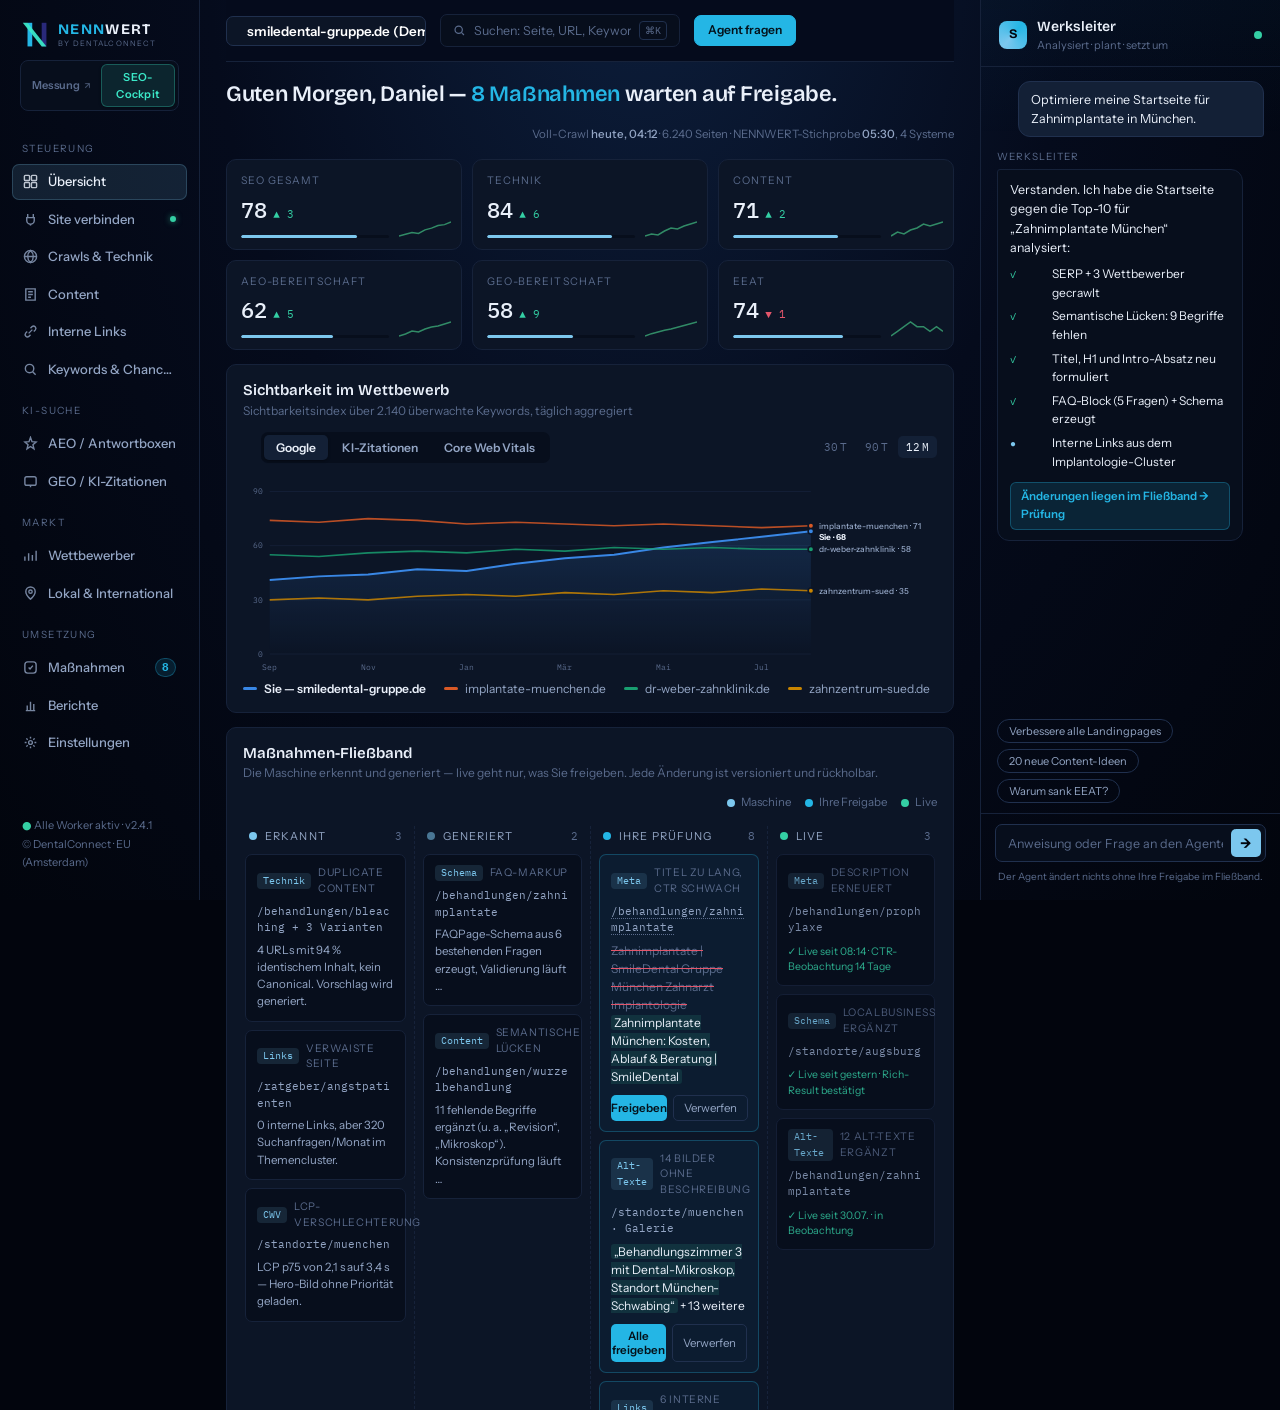
<file: index.html>
<!DOCTYPE html>
<html lang="de">
<head>
<meta charset="UTF-8">
<meta http-equiv="refresh" content="0; url=dashboard.html">
<title>NENNWERT SEO-Cockpit — ein DentalConnect Produkt</title>
</head>
<body style="background:#050B1C;color:#EAF0FA;font-family:system-ui;display:grid;place-items:center;min-height:100vh">
<p>Weiterleitung zum <a href="dashboard.html" style="color:#7CC7EE">NENNWERT SEO-Cockpit</a> …</p>
</body>
</html>
</file>
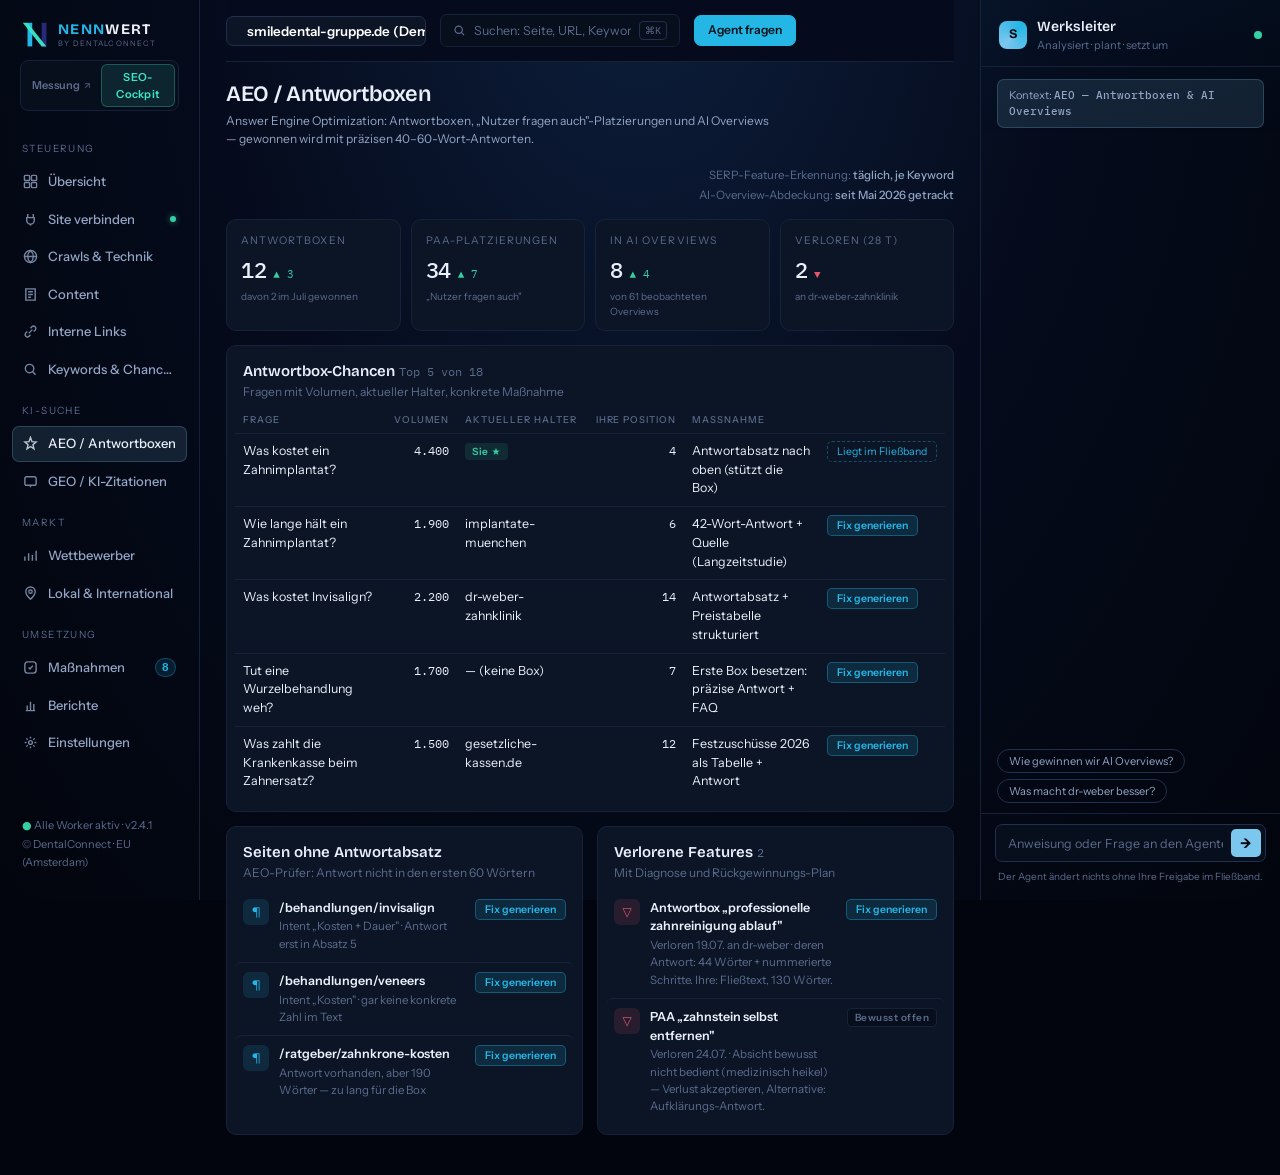
<file: aeo.html>
<!DOCTYPE html>
<html lang="de" data-theme="dark">
<head>
<meta charset="UTF-8">
<meta name="viewport" content="width=device-width, initial-scale=1.0">
<title>NENNWERT SEO-Cockpit — AEO / Antwortboxen</title>
<link rel="preconnect" href="https://fonts.googleapis.com">
<link rel="preconnect" href="https://fonts.gstatic.com" crossorigin>
<link href="https://fonts.googleapis.com/css2?family=Bricolage+Grotesque:opsz,wght@12..96,500;12..96,600;12..96,700&family=Instrument+Sans:wght@400;500;600&family=IBM+Plex+Mono:wght@400;500&display=swap" rel="stylesheet">
<link rel="stylesheet" href="assets/werk.css">
</head>
<body>
<div class="app">
  <nav class="nav" id="navRoot" aria-label="Hauptnavigation"></nav>

  <main class="main">
    <div class="topbar" id="topbarRoot"></div>

    <header class="page-head">
      <div>
        <h1>AEO / Antwortboxen</h1>
        <div class="lede">Answer Engine Optimization: Antwortboxen, „Nutzer fragen auch"-Platzierungen und AI Overviews — gewonnen wird mit präzisen 40–60-Wort-Antworten.</div>
      </div>
      <div class="page-meta">SERP-Feature-Erkennung: <b>täglich, je Keyword</b><br>AI-Overview-Abdeckung: <b>seit Mai 2026 getrackt</b></div>
    </header>

    <section class="scores four" aria-label="Kennzahlen">
      <div class="score"><div class="score-label">Antwortboxen</div><div class="score-row"><span class="score-val">12</span><span class="score-delta up">▲ 3</span></div><div class="score-vs">davon 2 im Juli gewonnen</div></div>
      <div class="score"><div class="score-label">PAA-Platzierungen</div><div class="score-row"><span class="score-val">34</span><span class="score-delta up">▲ 7</span></div><div class="score-vs">„Nutzer fragen auch"</div></div>
      <div class="score"><div class="score-label">In AI Overviews</div><div class="score-row"><span class="score-val">8</span><span class="score-delta up">▲ 4</span></div><div class="score-vs">von 61 beobachteten Overviews</div></div>
      <div class="score"><div class="score-label">Verloren (28 T)</div><div class="score-row"><span class="score-val">2</span><span class="score-delta down">▼</span></div><div class="score-vs">an dr-weber-zahnklinik</div></div>
    </section>

    <section class="panel" aria-label="Antwortbox-Chancen">
      <div class="panel-head"><div><div class="panel-title">Antwortbox-Chancen <span class="cnt">Top 5 von 18</span></div><div class="panel-sub">Fragen mit Volumen, aktueller Halter, konkrete Maßnahme</div></div></div>
      <div class="tblwrap">
        <table class="tbl">
          <thead><tr><th>Frage</th><th style="text-align:right">Volumen</th><th>Aktueller Halter</th><th>Ihre Position</th><th>Maßnahme</th><th></th></tr></thead>
          <tbody>
            <tr><td>Was kostet ein Zahnimplantat?</td><td class="num">4.400</td><td><span class="tag tag-good">Sie ★</span></td><td class="num">4</td><td>Antwortabsatz nach oben (stützt die Box)</td><td><span class="inband">Liegt im Fließband</span></td></tr>
            <tr><td>Wie lange hält ein Zahnimplantat?</td><td class="num">1.900</td><td>implantate-muenchen</td><td class="num">6</td><td>42-Wort-Antwort + Quelle (Langzeitstudie)</td><td><button class="fixbtn" data-fix="AEO" data-title="Antwort: Haltbarkeit Implantat" data-url="/behandlungen/zahnimplantate">Fix generieren</button></td></tr>
            <tr><td>Was kostet Invisalign?</td><td class="num">2.200</td><td>dr-weber-zahnklinik</td><td class="num">14</td><td>Antwortabsatz + Preistabelle strukturiert</td><td><button class="fixbtn" data-fix="AEO" data-title="Antwort: Invisalign-Kosten" data-url="/behandlungen/invisalign">Fix generieren</button></td></tr>
            <tr><td>Tut eine Wurzelbehandlung weh?</td><td class="num">1.700</td><td>— (keine Box)</td><td class="num">7</td><td>Erste Box besetzen: präzise Antwort + FAQ</td><td><button class="fixbtn" data-fix="AEO" data-title="Antwort: Wurzelbehandlung Schmerzen" data-url="/behandlungen/wurzelbehandlung">Fix generieren</button></td></tr>
            <tr><td>Was zahlt die Krankenkasse beim Zahnersatz?</td><td class="num">1.500</td><td>gesetzliche-kassen.de</td><td class="num">12</td><td>Festzuschüsse 2026 als Tabelle + Antwort</td><td><button class="fixbtn" data-fix="AEO" data-title="Antwort: Festzuschüsse Zahnersatz 2026" data-url="/ratgeber/kassenleistungen">Fix generieren</button></td></tr>
          </tbody>
        </table>
      </div>
    </section>

    <div class="duo-even">
      <section class="panel" aria-label="Antwortabsatz-Prüfung">
        <div class="panel-head"><div><div class="panel-title">Seiten ohne Antwortabsatz</div><div class="panel-sub">AEO-Prüfer: Antwort nicht in den ersten 60 Wörtern</div></div></div>
        <div class="list">
          <div class="li"><div class="li-ico ico-act">¶</div><div class="li-body"><div class="li-title">/behandlungen/invisalign</div><div class="li-sub">Intent „Kosten + Dauer" · Antwort erst in Absatz 5</div></div><div class="li-side"><button class="fixbtn" data-fix="AEO" data-title="Antwortabsatz Invisalign" data-url="/behandlungen/invisalign">Fix generieren</button></div></div>
          <div class="li"><div class="li-ico ico-act">¶</div><div class="li-body"><div class="li-title">/behandlungen/veneers</div><div class="li-sub">Intent „Kosten" · gar keine konkrete Zahl im Text</div></div><div class="li-side"><button class="fixbtn" data-fix="AEO" data-title="Antwortabsatz Veneers" data-url="/behandlungen/veneers">Fix generieren</button></div></div>
          <div class="li"><div class="li-ico ico-act">¶</div><div class="li-body"><div class="li-title">/ratgeber/zahnkrone-kosten</div><div class="li-sub">Antwort vorhanden, aber 190 Wörter — zu lang für die Box</div></div><div class="li-side"><button class="fixbtn" data-fix="AEO" data-title="Antwort kürzen: Zahnkrone" data-url="/ratgeber/zahnkrone-kosten">Fix generieren</button></div></div>
        </div>
      </section>

      <section class="panel" aria-label="Verluste">
        <div class="panel-head"><div><div class="panel-title">Verlorene Features <span class="cnt">2</span></div><div class="panel-sub">Mit Diagnose und Rückgewinnungs-Plan</div></div></div>
        <div class="list">
          <div class="li"><div class="li-ico ico-crit">▽</div><div class="li-body"><div class="li-title">Antwortbox „professionelle zahnreinigung ablauf"</div><div class="li-sub">Verloren 19.07. an dr-weber · deren Antwort: 44 Wörter + nummerierte Schritte. Ihre: Fließtext, 130 Wörter.</div></div><div class="li-side"><button class="fixbtn" data-fix="AEO" data-title="Rückgewinnung: PZR-Ablauf strukturieren" data-url="/behandlungen/prophylaxe">Fix generieren</button></div></div>
          <div class="li"><div class="li-ico ico-crit">▽</div><div class="li-body"><div class="li-title">PAA „zahnstein selbst entfernen"</div><div class="li-sub">Verloren 24.07. · Absicht bewusst nicht bedient (medizinisch heikel) — Verlust akzeptieren, Alternative: Aufklärungs-Antwort.</div></div><div class="li-side"><span class="tag tag-mut">Bewusst offen</span></div></div>
        </div>
      </section>
    </div>
  </main>

  <aside class="dock" id="dockRoot" aria-label="KI-Agent"></aside>
</div>

<script src="assets/werk.js"></script>
<script>
WERK.init({
  page: "aeo",
  dock: {
    context: "AEO — Antwortboxen &amp; AI Overviews",
    chips: ["Wie gewinnen wir AI Overviews?", "Was macht dr-weber besser?"],
    canned: {
      "wie gewinnen wir ai overviews?": "In den 61 beobachteten Overviews Ihres Marktes zitiert Google bevorzugt Seiten mit: klarer Frage-als-H2, Antwort in 40–60 Wörtern direkt darunter, und mindestens einer belegten Zahl. Ihre 8 Platzierungen folgen exakt diesem Muster. Ich habe 6 weitere Seiten identifiziert, die nur die Struktur-Umstellung brauchen — als Serie generierbar.",
      "was macht dr-weber besser?": "Bei Antwortboxen: kürzere, strukturiertere Antworten (Ø 45 Wörter vs. Ihre 110) und nummerierte Listen bei Ablauf-Fragen. Inhaltlich sind Sie stärker — es ist reine Formatierung. Die PZR-Rückgewinnung liegt bereit; dasselbe Muster passt auf 4 weitere Ihrer Seiten.",
    },
  },
});
WERK.bindFixButtons();
</script>
</body>
</html>
</file>
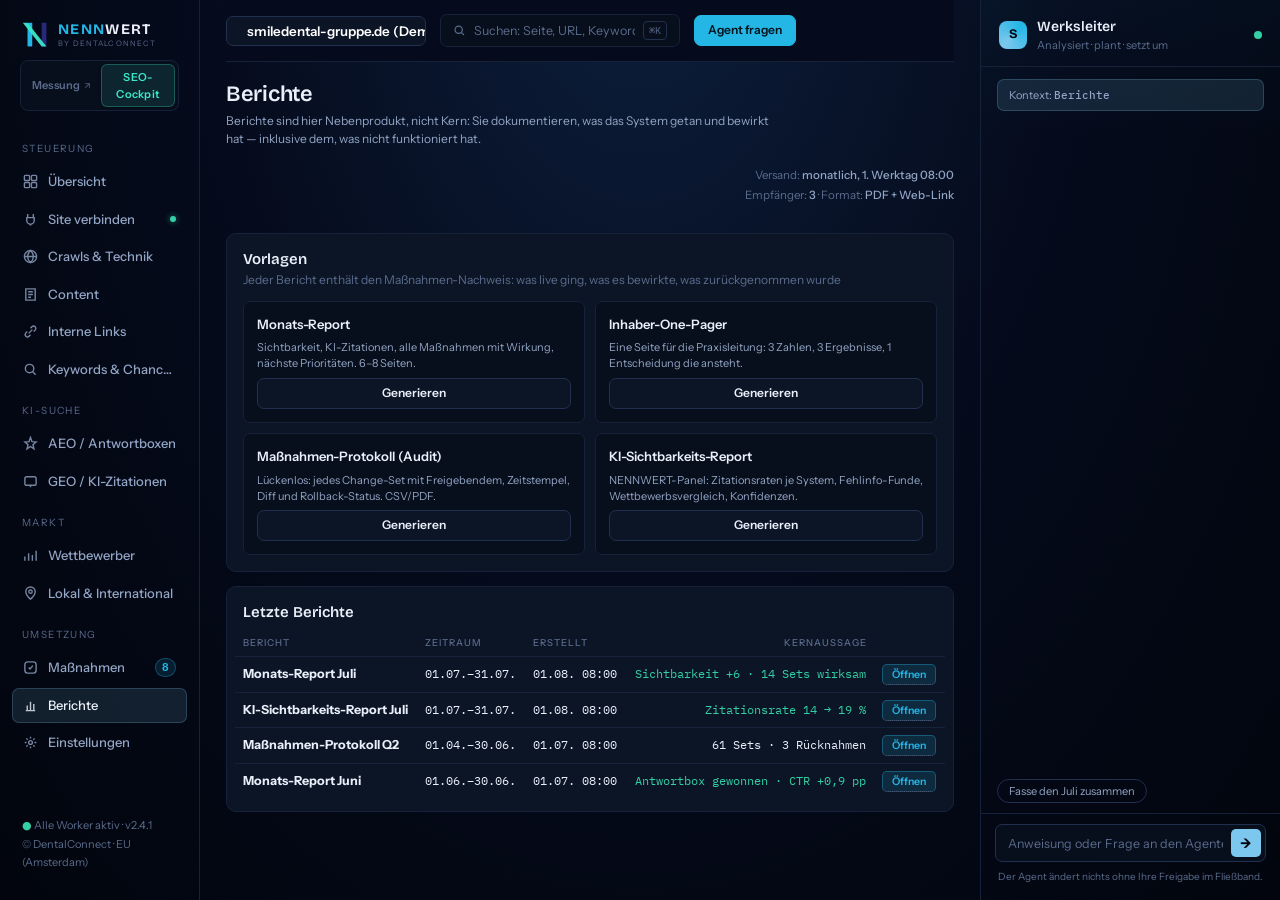
<file: berichte.html>
<!DOCTYPE html>
<html lang="de" data-theme="dark">
<head>
<meta charset="UTF-8">
<meta name="viewport" content="width=device-width, initial-scale=1.0">
<title>NENNWERT SEO-Cockpit — Berichte</title>
<link rel="preconnect" href="https://fonts.googleapis.com">
<link rel="preconnect" href="https://fonts.gstatic.com" crossorigin>
<link href="https://fonts.googleapis.com/css2?family=Bricolage+Grotesque:opsz,wght@12..96,500;12..96,600;12..96,700&family=Instrument+Sans:wght@400;500;600&family=IBM+Plex+Mono:wght@400;500&display=swap" rel="stylesheet">
<link rel="stylesheet" href="assets/werk.css">
</head>
<body>
<div class="app">
  <nav class="nav" id="navRoot" aria-label="Hauptnavigation"></nav>

  <main class="main">
    <div class="topbar" id="topbarRoot"></div>

    <header class="page-head">
      <div>
        <h1>Berichte</h1>
        <div class="lede">Berichte sind hier Nebenprodukt, nicht Kern: Sie dokumentieren, was das System getan und bewirkt hat — inklusive dem, was nicht funktioniert hat.</div>
      </div>
      <div class="page-meta">Versand: <b>monatlich, 1. Werktag 08:00</b><br>Empfänger: <b>3</b> · Format: <b>PDF + Web-Link</b></div>
    </header>

    <section class="panel" aria-label="Berichtsvorlagen">
      <div class="panel-head"><div><div class="panel-title">Vorlagen</div><div class="panel-sub">Jeder Bericht enthält den Maßnahmen-Nachweis: was live ging, was es bewirkte, was zurückgenommen wurde</div></div></div>
      <div class="reports">
        <div class="report-card">
          <div class="r-name">Monats-Report</div>
          <div class="r-desc">Sichtbarkeit, KI-Zitationen, alle Maßnahmen mit Wirkung, nächste Prioritäten. 6–8 Seiten.</div>
          <button class="btn" data-gen>Generieren</button>
        </div>
        <div class="report-card">
          <div class="r-name">Inhaber-One-Pager</div>
          <div class="r-desc">Eine Seite für die Praxisleitung: 3 Zahlen, 3 Ergebnisse, 1 Entscheidung die ansteht.</div>
          <button class="btn" data-gen>Generieren</button>
        </div>
        <div class="report-card">
          <div class="r-name">Maßnahmen-Protokoll (Audit)</div>
          <div class="r-desc">Lückenlos: jedes Change-Set mit Freigebendem, Zeitstempel, Diff und Rollback-Status. CSV/PDF.</div>
          <button class="btn" data-gen>Generieren</button>
        </div>
        <div class="report-card">
          <div class="r-name">KI-Sichtbarkeits-Report</div>
          <div class="r-desc">NENNWERT-Panel: Zitationsraten je System, Fehlinfo-Funde, Wettbewerbsvergleich, Konfidenzen.</div>
          <button class="btn" data-gen>Generieren</button>
        </div>
      </div>
    </section>

    <section class="panel" aria-label="Letzte Berichte">
      <div class="panel-head"><div><div class="panel-title">Letzte Berichte</div></div></div>
      <div class="tblwrap">
        <table class="tbl">
          <thead><tr><th>Bericht</th><th>Zeitraum</th><th>Erstellt</th><th style="text-align:right">Kernaussage</th><th></th></tr></thead>
          <tbody>
            <tr><td><b>Monats-Report Juli</b></td><td class="mono">01.07.–31.07.</td><td class="mono">01.08. 08:00</td><td class="num tr-up">Sichtbarkeit +6 · 14 Sets wirksam</td><td><a class="fixbtn" href="#" onclick="return false;" style="text-decoration:none">Öffnen</a></td></tr>
            <tr><td><b>KI-Sichtbarkeits-Report Juli</b></td><td class="mono">01.07.–31.07.</td><td class="mono">01.08. 08:00</td><td class="num tr-up">Zitationsrate 14 → 19 %</td><td><a class="fixbtn" href="#" onclick="return false;" style="text-decoration:none">Öffnen</a></td></tr>
            <tr><td><b>Maßnahmen-Protokoll Q2</b></td><td class="mono">01.04.–30.06.</td><td class="mono">01.07. 08:00</td><td class="num">61 Sets · 3 Rücknahmen</td><td><a class="fixbtn" href="#" onclick="return false;" style="text-decoration:none">Öffnen</a></td></tr>
            <tr><td><b>Monats-Report Juni</b></td><td class="mono">01.06.–30.06.</td><td class="mono">01.07. 08:00</td><td class="num tr-up">Antwortbox gewonnen · CTR +0,9 pp</td><td><a class="fixbtn" href="#" onclick="return false;" style="text-decoration:none">Öffnen</a></td></tr>
          </tbody>
        </table>
      </div>
    </section>
  </main>

  <aside class="dock" id="dockRoot" aria-label="KI-Agent"></aside>
</div>

<script src="assets/werk.js"></script>
<script>
WERK.init({
  page: "berichte",
  dock: {
    context: "Berichte",
    chips: ["Fasse den Juli zusammen"],
    canned: {
      "fasse den juli zusammen": "Juli in drei Sätzen: Sichtbarkeit +6 Punkte auf 68 — der Rückstand zum Marktführer ist auf 3 Punkte geschmolzen. 14 von 16 ausgespielten Change-Sets waren messbar wirksam, die KI-Zitationsrate stieg von 14 auf 19 %. Offene Entscheidung: Autopilot-Stufe 2 für Bagatellen, das würde ~40 % Ihrer Freigabe-Klicks sparen.",
    },
  },
});
document.querySelectorAll("[data-gen]").forEach((btn) =>
  btn.addEventListener("click", () => {
    btn.disabled = true;
    btn.textContent = "Wird erstellt …";
    setTimeout(() => {
      btn.textContent = "Bereit · Öffnen";
      btn.disabled = false;
      WERK.agentNote("Bericht erstellt — im Prototyp ohne PDF-Export; im Produkt: PDF + signierter Web-Link.");
    }, 1200);
  })
);
</script>
</body>
</html>
</file>
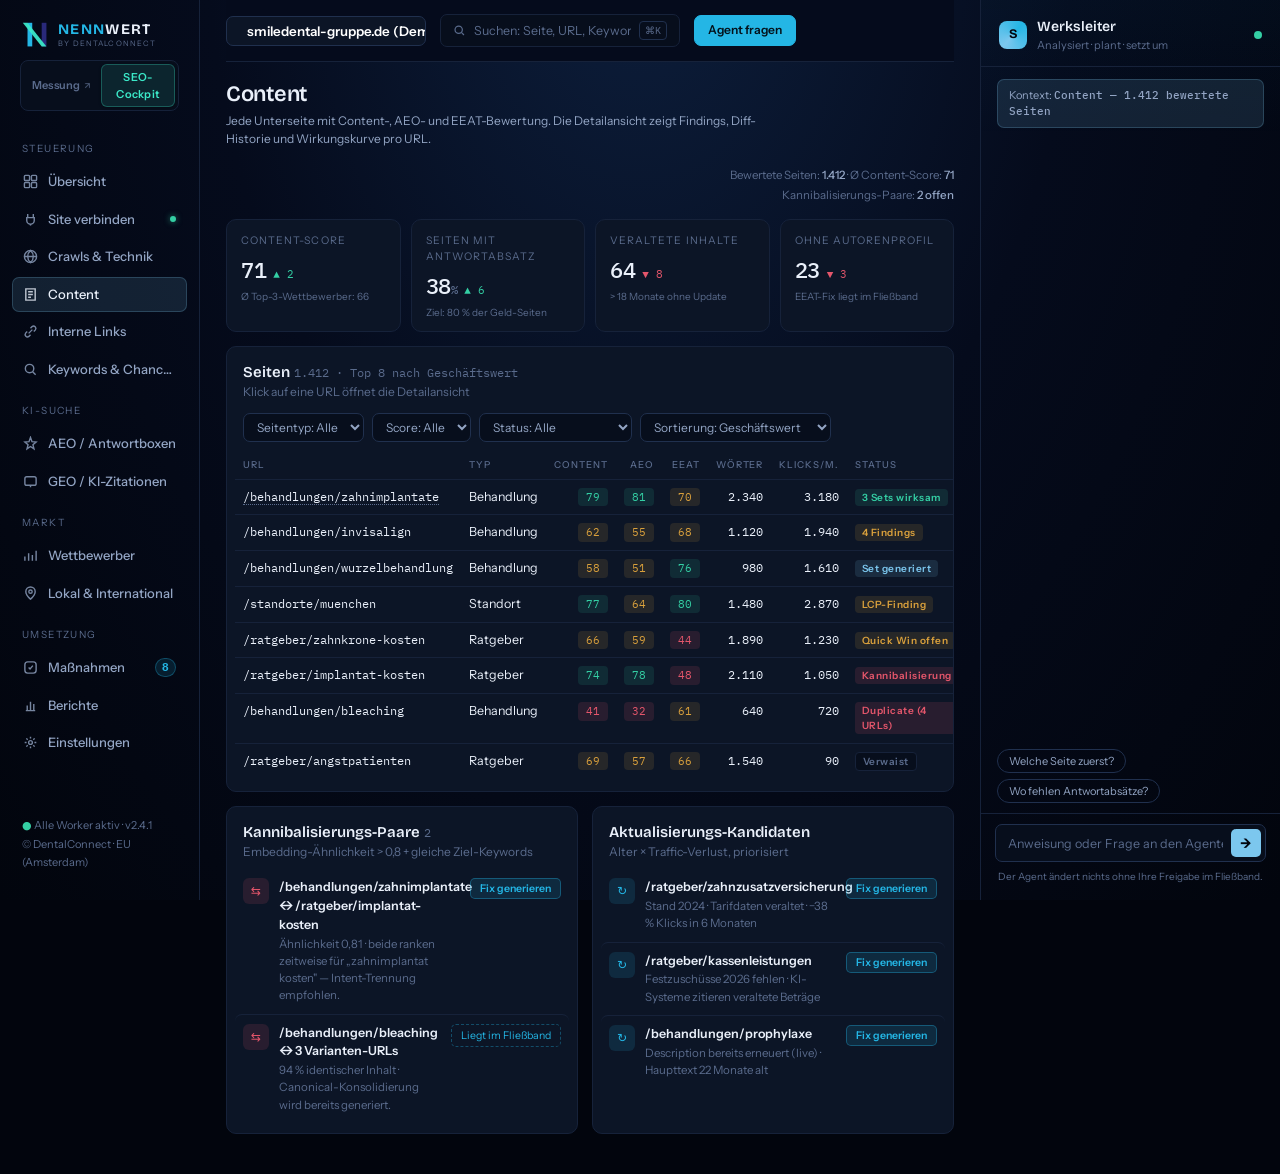
<file: content.html>
<!DOCTYPE html>
<html lang="de" data-theme="dark">
<head>
<meta charset="UTF-8">
<meta name="viewport" content="width=device-width, initial-scale=1.0">
<title>NENNWERT SEO-Cockpit — Content</title>
<link rel="preconnect" href="https://fonts.googleapis.com">
<link rel="preconnect" href="https://fonts.gstatic.com" crossorigin>
<link href="https://fonts.googleapis.com/css2?family=Bricolage+Grotesque:opsz,wght@12..96,500;12..96,600;12..96,700&family=Instrument+Sans:wght@400;500;600&family=IBM+Plex+Mono:wght@400;500&display=swap" rel="stylesheet">
<link rel="stylesheet" href="assets/werk.css">
<style>
.filters { display: flex; gap: 8px; padding: 12px 16px 4px; flex-wrap: wrap; }
.filters select {
  background: var(--inset); border: 1px solid var(--line); color: var(--ink-2);
  border-radius: var(--r-sm); padding: 5px 9px; font-family: inherit; font-size: 12px;
}
.scorepill { display: inline-block; min-width: 30px; text-align: center; font-family: var(--font-mono); font-size: 11px; border-radius: 4px; padding: 1px 5px; }
.sp-good { background: var(--good-dim); color: var(--good); }
.sp-mid { background: var(--warn-dim); color: var(--warn); }
.sp-low { background: var(--crit-dim); color: var(--crit); }
</style>
</head>
<body>
<div class="app">
  <nav class="nav" id="navRoot" aria-label="Hauptnavigation"></nav>

  <main class="main">
    <div class="topbar" id="topbarRoot"></div>

    <header class="page-head">
      <div>
        <h1>Content</h1>
        <div class="lede">Jede Unterseite mit Content-, AEO- und EEAT-Bewertung. Die Detailansicht zeigt Findings, Diff-Historie und Wirkungskurve pro URL.</div>
      </div>
      <div class="page-meta">Bewertete Seiten: <b>1.412</b> · Ø Content-Score: <b>71</b><br>Kannibalisierungs-Paare: <b>2 offen</b></div>
    </header>

    <section class="scores four" aria-label="Kennzahlen">
      <div class="score"><div class="score-label">Content-Score</div><div class="score-row"><span class="score-val">71</span><span class="score-delta up">▲ 2</span></div><div class="score-vs">Ø Top-3-Wettbewerber: 66</div></div>
      <div class="score"><div class="score-label">Seiten mit Antwortabsatz</div><div class="score-row"><span class="score-val">38<small>%</small></span><span class="score-delta up">▲ 6</span></div><div class="score-vs">Ziel: 80 % der Geld-Seiten</div></div>
      <div class="score"><div class="score-label">Veraltete Inhalte</div><div class="score-row"><span class="score-val">64</span><span class="score-delta down">▼ 8</span></div><div class="score-vs">&gt; 18 Monate ohne Update</div></div>
      <div class="score"><div class="score-label">Ohne Autorenprofil</div><div class="score-row"><span class="score-val">23</span><span class="score-delta down">▼ 3</span></div><div class="score-vs">EEAT-Fix liegt im Fließband</div></div>
    </section>

    <div id="liveSlot"></div>

    <section class="panel" aria-label="Seitenliste">
      <div class="panel-head"><div><div class="panel-title" id="demoPagesTitle">Seiten <span class="cnt">1.412 · Top 8 nach Geschäftswert</span></div><div class="panel-sub">Klick auf eine URL öffnet die Detailansicht</div></div></div>
      <div class="filters">
        <select><option>Seitentyp: Alle</option><option>Behandlung</option><option>Standort</option><option>Ratgeber</option></select>
        <select><option>Score: Alle</option><option>&lt; 50</option><option>50–75</option><option>&gt; 75</option></select>
        <select><option>Status: Alle</option><option>Mit offenen Findings</option><option>In Beobachtung</option></select>
        <select><option>Sortierung: Geschäftswert</option><option>Content-Score aufsteigend</option><option>Traffic</option></select>
      </div>
      <div class="tblwrap">
        <table class="tbl">
          <thead><tr><th>URL</th><th>Typ</th><th style="text-align:right">Content</th><th style="text-align:right">AEO</th><th style="text-align:right">EEAT</th><th style="text-align:right">Wörter</th><th style="text-align:right">Klicks/M.</th><th>Status</th></tr></thead>
          <tbody>
            <tr><td class="mono"><a href="url-detail.html">/behandlungen/zahnimplantate</a></td><td>Behandlung</td><td class="num"><span class="scorepill sp-good">79</span></td><td class="num"><span class="scorepill sp-good">81</span></td><td class="num"><span class="scorepill sp-mid">70</span></td><td class="num">2.340</td><td class="num">3.180</td><td><span class="tag tag-good">3 Sets wirksam</span></td></tr>
            <tr><td class="mono">/behandlungen/invisalign</td><td>Behandlung</td><td class="num"><span class="scorepill sp-mid">62</span></td><td class="num"><span class="scorepill sp-mid">55</span></td><td class="num"><span class="scorepill sp-mid">68</span></td><td class="num">1.120</td><td class="num">1.940</td><td><span class="tag tag-warn">4 Findings</span></td></tr>
            <tr><td class="mono">/behandlungen/wurzelbehandlung</td><td>Behandlung</td><td class="num"><span class="scorepill sp-mid">58</span></td><td class="num"><span class="scorepill sp-mid">51</span></td><td class="num"><span class="scorepill sp-good">76</span></td><td class="num">980</td><td class="num">1.610</td><td><span class="tag tag-meas">Set generiert</span></td></tr>
            <tr><td class="mono">/standorte/muenchen</td><td>Standort</td><td class="num"><span class="scorepill sp-good">77</span></td><td class="num"><span class="scorepill sp-mid">64</span></td><td class="num"><span class="scorepill sp-good">80</span></td><td class="num">1.480</td><td class="num">2.870</td><td><span class="tag tag-warn">LCP-Finding</span></td></tr>
            <tr><td class="mono">/ratgeber/zahnkrone-kosten</td><td>Ratgeber</td><td class="num"><span class="scorepill sp-mid">66</span></td><td class="num"><span class="scorepill sp-mid">59</span></td><td class="num"><span class="scorepill sp-low">44</span></td><td class="num">1.890</td><td class="num">1.230</td><td><span class="tag tag-warn">Quick Win offen</span></td></tr>
            <tr><td class="mono">/ratgeber/implantat-kosten</td><td>Ratgeber</td><td class="num"><span class="scorepill sp-good">74</span></td><td class="num"><span class="scorepill sp-good">78</span></td><td class="num"><span class="scorepill sp-low">48</span></td><td class="num">2.110</td><td class="num">1.050</td><td><span class="tag tag-crit">Kannibalisierung</span></td></tr>
            <tr><td class="mono">/behandlungen/bleaching</td><td>Behandlung</td><td class="num"><span class="scorepill sp-low">41</span></td><td class="num"><span class="scorepill sp-low">32</span></td><td class="num"><span class="scorepill sp-mid">61</span></td><td class="num">640</td><td class="num">720</td><td><span class="tag tag-crit">Duplicate (4 URLs)</span></td></tr>
            <tr><td class="mono">/ratgeber/angstpatienten</td><td>Ratgeber</td><td class="num"><span class="scorepill sp-mid">69</span></td><td class="num"><span class="scorepill sp-mid">57</span></td><td class="num"><span class="scorepill sp-mid">66</span></td><td class="num">1.540</td><td class="num">90</td><td><span class="tag tag-mut">Verwaist</span></td></tr>
          </tbody>
        </table>
      </div>
    </section>

    <div class="duo-even">
      <section class="panel" aria-label="Kannibalisierung">
        <div class="panel-head"><div><div class="panel-title">Kannibalisierungs-Paare <span class="cnt">2</span></div><div class="panel-sub">Embedding-Ähnlichkeit &gt; 0,8 + gleiche Ziel-Keywords</div></div></div>
        <div class="list">
          <div class="li"><div class="li-ico ico-crit">⇆</div><div class="li-body"><div class="li-title">/behandlungen/zahnimplantate ↔ /ratgeber/implantat-kosten</div><div class="li-sub">Ähnlichkeit 0,81 · beide ranken zeitweise für „zahnimplantat kosten" — Intent-Trennung empfohlen.</div></div><div class="li-side"><button class="fixbtn" data-fix="Content" data-title="Intent-Trennung Implantat-Kosten (Canonical + Link)">Fix generieren</button></div></div>
          <div class="li"><div class="li-ico ico-crit">⇆</div><div class="li-body"><div class="li-title">/behandlungen/bleaching ↔ 3 Varianten-URLs</div><div class="li-sub">94 % identischer Inhalt · Canonical-Konsolidierung wird bereits generiert.</div></div><div class="li-side"><span class="inband">Liegt im Fließband</span></div></div>
        </div>
      </section>

      <section class="panel" aria-label="Veraltete Inhalte">
        <div class="panel-head"><div><div class="panel-title">Aktualisierungs-Kandidaten</div><div class="panel-sub">Alter × Traffic-Verlust, priorisiert</div></div></div>
        <div class="list">
          <div class="li"><div class="li-ico ico-act">↻</div><div class="li-body"><div class="li-title">/ratgeber/zahnzusatzversicherung</div><div class="li-sub">Stand 2024 · Tarifdaten veraltet · −38 % Klicks in 6 Monaten</div></div><div class="li-side"><button class="fixbtn" data-fix="Content" data-title="Zahnzusatzversicherung: Aktualisierung 2026">Fix generieren</button></div></div>
          <div class="li"><div class="li-ico ico-act">↻</div><div class="li-body"><div class="li-title">/ratgeber/kassenleistungen</div><div class="li-sub">Festzuschüsse 2026 fehlen · KI-Systeme zitieren veraltete Beträge</div></div><div class="li-side"><button class="fixbtn" data-fix="Content" data-title="Kassenleistungen: Festzuschüsse 2026 einpflegen">Fix generieren</button></div></div>
          <div class="li"><div class="li-ico ico-act">↻</div><div class="li-body"><div class="li-title">/behandlungen/prophylaxe</div><div class="li-sub">Description bereits erneuert (live) · Haupttext 22 Monate alt</div></div><div class="li-side"><button class="fixbtn" data-fix="Content" data-title="Prophylaxe: Haupttext auffrischen">Fix generieren</button></div></div>
        </div>
      </section>
    </div>
  </main>

  <aside class="dock" id="dockRoot" aria-label="KI-Agent"></aside>
</div>

<script src="assets/werk.js"></script>
<script>
WERK.init({
  page: "content",
  dock: {
    context: "Content — 1.412 bewertete Seiten",
    chips: ["Welche Seite zuerst?", "Wo fehlen Antwortabsätze?"],
    canned: {
      "welche seite zuerst?": "/behandlungen/invisalign: Geschäftswert hoch, Content-Score nur 62, und die geplante Landingpage „Invisalign München“ (ROI 92) braucht sie als Pillar. Ich würde dort Antwortabsatz, FAQ und 4 interne Links in einem Change-Set bündeln — soll ich?",
      "wo fehlen antwortabsätze?": "Auf 62 % der Geld-Seiten. Kritischste fünf nach Suchvolumen: Invisalign (2.900), Wurzelbehandlung (2.400), Zahnkrone (1.900), Veneers (1.300), Prophylaxe (880). Ich kann alle fünf als Serie generieren — sie erscheinen einzeln prüfbar im Fließband.",
    },
  },
});
document.querySelectorAll("[data-fix]").forEach((btn) =>
  btn.addEventListener("click", () => {
    btn.disabled = true; btn.textContent = "Wird generiert …";
    setTimeout(() => {
      WERK.store.add({ stage: "pruefung", type: btn.dataset.fix, title: btn.dataset.title, url: "siehe Titel", diff: "<ins>Vorschlag generiert — Details im Fließband prüfen</ins>" });
      const s = document.createElement("span"); s.className = "inband"; s.textContent = "Liegt im Fließband";
      btn.replaceWith(s);
      WERK.agentNote('Fix generiert — <a href="massnahmen.html" style="color:var(--act)">im Fließband freigeben</a>.');
    }, 900);
  })
);

/* ==== Live gecrawlte Seiten der verbundenen Domain ==== */
if (WERK.live && WERK.live.pages) {
  const escL = (s) => String(s == null ? "" : s).replace(/&/g, "&amp;").replace(/</g, "&lt;");
  const su = (u) => { try { const x = new URL(u); return x.pathname === "/" ? x.host : x.pathname; } catch (e) { return u; } };
  document.getElementById("liveSlot").innerHTML =
    '<section class="panel"><div class="panel-head"><div><div class="panel-title">Live: ' + escL(WERK.live.host) +
    ' <span class="cnt">' + WERK.live.pages.length + ' Seiten, echter Crawl</span></div>' +
    '<div class="panel-sub">Messwerte aus der letzten Analyse' + (WERK.live.spa ? " · SPA-Hülle erkannt: Werte gelten für die App-Hülle aller Routen" : "") + "</div></div></div>" +
    '<div class="tblwrap"><table class="tbl"><thead><tr><th>URL</th><th style="text-align:right">Status</th><th style="text-align:right">Titel (Z.)</th><th style="text-align:right">Desc (Z.)</th><th style="text-align:right">H1</th><th style="text-align:right">Bilder o. Alt</th><th style="text-align:right">Wörter</th></tr></thead><tbody>' +
    (function () {
      const shell = WERK.live.pages.filter((p) => p.shell);
      const rest = WERK.live.pages.filter((p) => !p.shell);
      const row = (p) => "<tr><td class='mono'>" + escL(su(p.url)) + "</td><td class='num'>" + p.status + "</td><td class='num'>" + (p.titleLen != null ? p.titleLen : "—") + "</td><td class='num'>" + (p.descLen != null ? p.descLen : "—") + "</td><td class='num'>" + (p.h1Count != null ? p.h1Count : "—") + "</td><td class='num'>" + (p.imgsNoAlt || 0) + "/" + (p.imgs || 0) + "</td><td class='num'>" + (p.words != null ? p.words : "—") + "</td></tr>";
      if (shell.length < 2) return WERK.live.pages.map(row).join("");
      const s = shell[0];
      return "<tr><td class='mono'><b style='color:var(--warn)'>App-Hülle</b> — identisch auf " + shell.length + " Routen:<div style='color:var(--ink-3);font-size:10.5px;margin-top:3px;line-height:1.6'>" + shell.map((p) => escL(su(p.url))).join(" · ") + "</div></td><td class='num'>" + s.status + "</td><td class='num'>" + s.titleLen + "</td><td class='num'>" + s.descLen + "</td><td class='num'>" + s.h1Count + "</td><td class='num'>" + (s.imgsNoAlt || 0) + "/" + (s.imgs || 0) + "</td><td class='num'>" + s.words + "</td></tr>" + rest.map(row).join("");
    })() +
    "</tbody></table></div></section>";
  WERK.markDemo("#demoPagesTitle");
  WERK.markDemo('section[aria-label="Kannibalisierung"] .panel-title, section[aria-label="Veraltete Inhalte"] .panel-title');
}
</script>
</body>
</html>
</file>
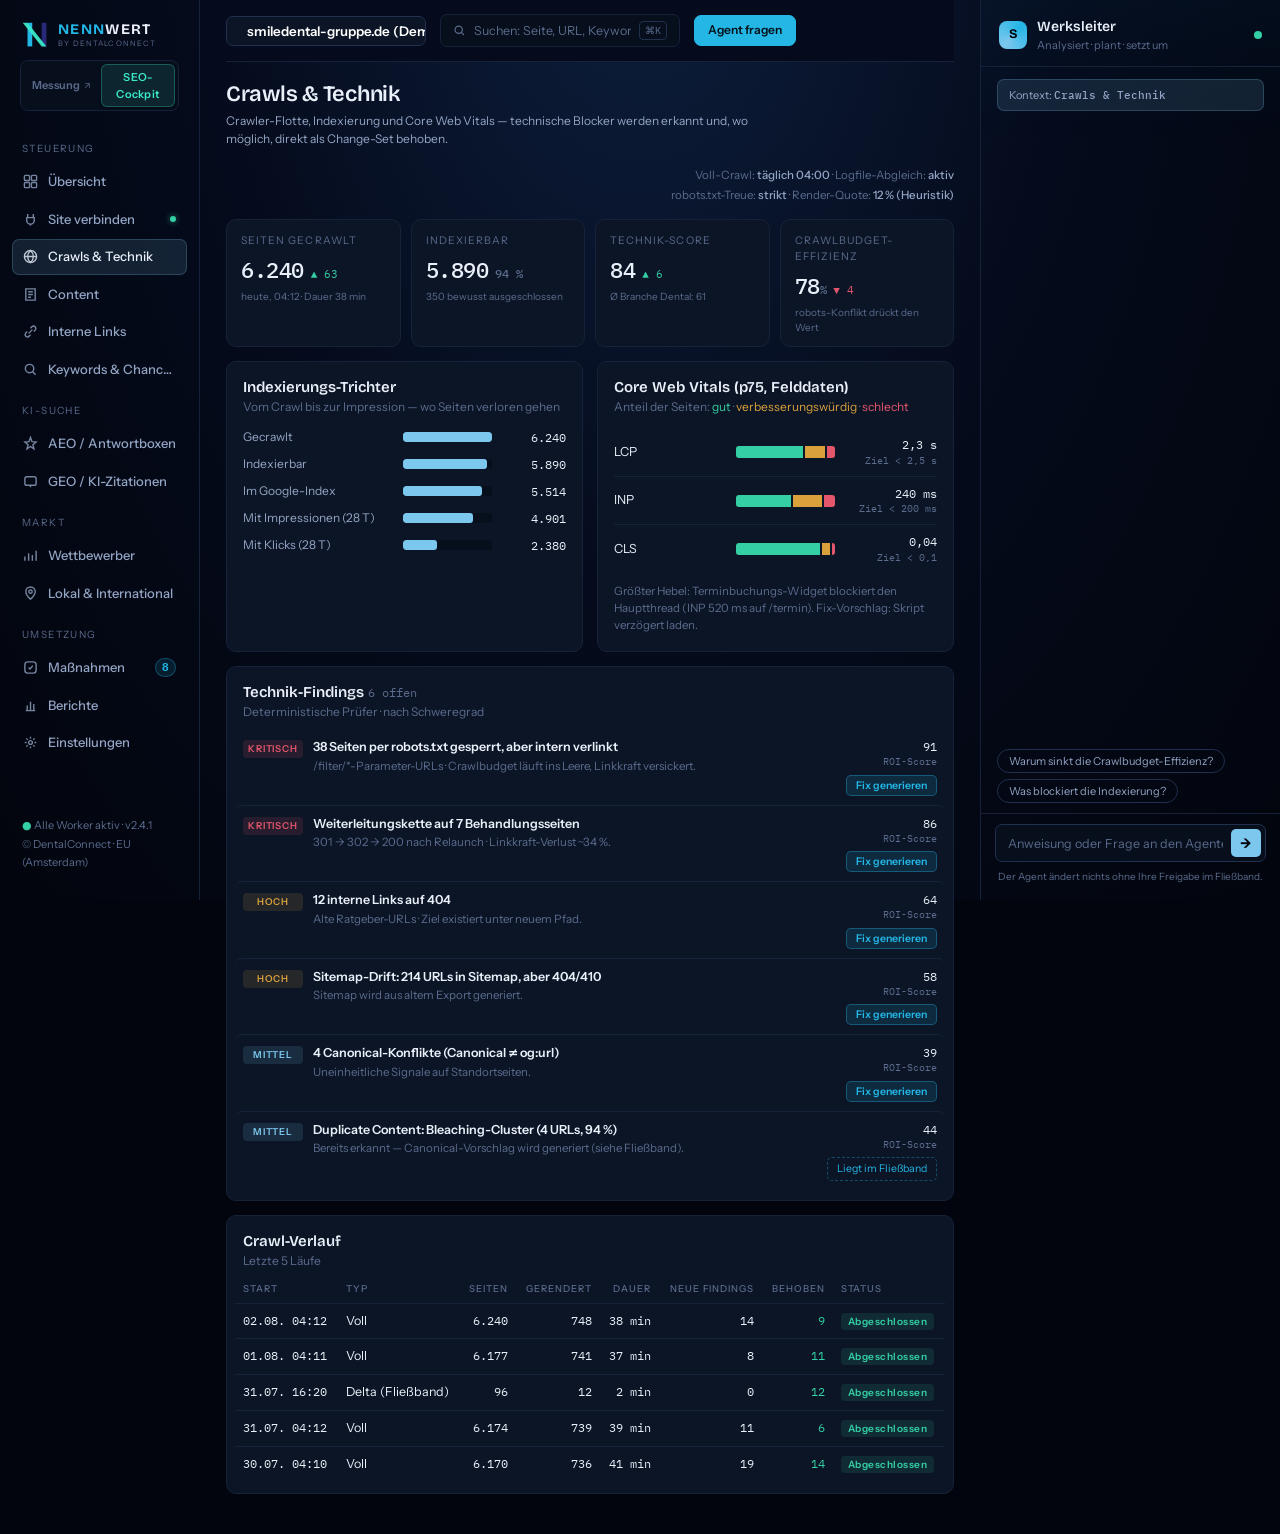
<file: crawls.html>
<!DOCTYPE html>
<html lang="de" data-theme="dark">
<head>
<meta charset="UTF-8">
<meta name="viewport" content="width=device-width, initial-scale=1.0">
<title>NENNWERT SEO-Cockpit — Crawls &amp; Technik</title>
<link rel="preconnect" href="https://fonts.googleapis.com">
<link rel="preconnect" href="https://fonts.gstatic.com" crossorigin>
<link href="https://fonts.googleapis.com/css2?family=Bricolage+Grotesque:opsz,wght@12..96,500;12..96,600;12..96,700&family=Instrument+Sans:wght@400;500;600&family=IBM+Plex+Mono:wght@400;500&display=swap" rel="stylesheet">
<link rel="stylesheet" href="assets/werk.css">
<style>
.cwv-row { display: grid; grid-template-columns: 110px 1fr 90px; gap: 12px; align-items: center; padding: 8px 0; font-size: 12.5px; }
.cwv-row + .cwv-row { border-top: 1px solid var(--line-soft); }
.cwv-seg { display: flex; gap: 2px; height: 12px; border-radius: 3px; overflow: hidden; }
.cwv-seg i { display: block; height: 100%; }
.cwv-val { font-family: var(--font-mono); font-size: 11.5px; text-align: right; }
.cwv-val small { display: block; color: var(--ink-3); font-size: 9.5px; }
</style>
</head>
<body>
<div class="app">
  <nav class="nav" id="navRoot" aria-label="Hauptnavigation"></nav>

  <main class="main">
    <div class="topbar" id="topbarRoot"></div>

    <header class="page-head">
      <div>
        <h1>Crawls &amp; Technik</h1>
        <div class="lede">Crawler-Flotte, Indexierung und Core Web Vitals — technische Blocker werden erkannt und, wo möglich, direkt als Change-Set behoben.</div>
      </div>
      <div class="page-meta">Voll-Crawl: <b>täglich 04:00</b> · Logfile-Abgleich: <b>aktiv</b><br>robots.txt-Treue: <b>strikt</b> · Render-Quote: <b>12 % (Heuristik)</b></div>
    </header>

    <section class="scores four" aria-label="Kennzahlen">
      <div class="score"><div class="score-label">Seiten gecrawlt</div><div class="score-row"><span class="score-val">6.240</span><span class="score-delta up">▲ 63</span></div><div class="score-vs">heute, 04:12 · Dauer 38 min</div></div>
      <div class="score"><div class="score-label">Indexierbar</div><div class="score-row"><span class="score-val">5.890</span><span class="score-val small" style="font-size:12px;color:var(--ink-3)">94 %</span></div><div class="score-vs">350 bewusst ausgeschlossen</div></div>
      <div class="score"><div class="score-label">Technik-Score</div><div class="score-row"><span class="score-val">84</span><span class="score-delta up">▲ 6</span></div><div class="score-vs">Ø Branche Dental: 61</div></div>
      <div class="score"><div class="score-label">Crawlbudget-Effizienz</div><div class="score-row"><span class="score-val">78<small>%</small></span><span class="score-delta down">▼ 4</span></div><div class="score-vs">robots-Konflikt drückt den Wert</div></div>
    </section>

    <div id="liveSlot"></div>

    <div class="duo-even">
      <section class="panel" aria-label="Indexierungs-Trichter">
        <div class="panel-head"><div><div class="panel-title">Indexierungs-Trichter</div><div class="panel-sub">Vom Crawl bis zur Impression — wo Seiten verloren gehen</div></div></div>
        <div class="panel-body"><div class="hbars" id="funnel"></div></div>
      </section>

      <section class="panel" aria-label="Core Web Vitals">
        <div class="panel-head"><div><div class="panel-title">Core Web Vitals (p75, Felddaten)</div><div class="panel-sub">Anteil der Seiten: <span style="color:var(--good)">gut</span> · <span style="color:var(--warn)">verbesserungswürdig</span> · <span style="color:var(--crit)">schlecht</span></div></div></div>
        <div class="panel-body">
          <div class="cwv-row"><span>LCP</span><span class="cwv-seg"><i style="width:71%;background:var(--good)"></i><i style="width:21%;background:var(--warn)"></i><i style="width:8%;background:var(--crit)"></i></span><span class="cwv-val">2,3 s<small>Ziel &lt; 2,5 s</small></span></div>
          <div class="cwv-row"><span>INP</span><span class="cwv-seg"><i style="width:58%;background:var(--good)"></i><i style="width:30%;background:var(--warn)"></i><i style="width:12%;background:var(--crit)"></i></span><span class="cwv-val">240 ms<small>Ziel &lt; 200 ms</small></span></div>
          <div class="cwv-row"><span>CLS</span><span class="cwv-seg"><i style="width:88%;background:var(--good)"></i><i style="width:9%;background:var(--warn)"></i><i style="width:3%;background:var(--crit)"></i></span><span class="cwv-val">0,04<small>Ziel &lt; 0,1</small></span></div>
          <div style="font-size:11.5px;color:var(--ink-3);margin-top:10px">Größter Hebel: Terminbuchungs-Widget blockiert den Hauptthread (INP 520 ms auf /termin). Fix-Vorschlag: Skript verzögert laden.</div>
        </div>
      </section>
    </div>

    <section class="panel" aria-label="Technik-Findings">
      <div class="panel-head"><div><div class="panel-title">Technik-Findings <span class="cnt">6 offen</span></div><div class="panel-sub">Deterministische Prüfer · nach Schweregrad</div></div></div>
      <div class="list">
        <div class="li"><span class="li-sev sev-crit">Kritisch</span><div class="li-body"><div class="li-title">38 Seiten per robots.txt gesperrt, aber intern verlinkt</div><div class="li-sub">/filter/*-Parameter-URLs · Crawlbudget läuft ins Leere, Linkkraft versickert.</div></div><div class="li-side"><span class="roi">91<small>ROI-Score</small></span><button class="fixbtn" data-fix="Technik" data-title="robots-Konflikt: 38 Filter-URLs entlinken">Fix generieren</button></div></div>
        <div class="li"><span class="li-sev sev-crit">Kritisch</span><div class="li-body"><div class="li-title">Weiterleitungskette auf 7 Behandlungsseiten</div><div class="li-sub">301 → 302 → 200 nach Relaunch · Linkkraft-Verlust ~34 %.</div></div><div class="li-side"><span class="roi">86<small>ROI-Score</small></span><button class="fixbtn" data-fix="Technik" data-title="7 Redirect-Ketten auf Direktziel kürzen">Fix generieren</button></div></div>
        <div class="li"><span class="li-sev sev-hoch">Hoch</span><div class="li-body"><div class="li-title">12 interne Links auf 404</div><div class="li-sub">Alte Ratgeber-URLs · Ziel existiert unter neuem Pfad.</div></div><div class="li-side"><span class="roi">64<small>ROI-Score</small></span><button class="fixbtn" data-fix="Links" data-title="12 defekte interne Links umziehen">Fix generieren</button></div></div>
        <div class="li"><span class="li-sev sev-hoch">Hoch</span><div class="li-body"><div class="li-title">Sitemap-Drift: 214 URLs in Sitemap, aber 404/410</div><div class="li-sub">Sitemap wird aus altem Export generiert.</div></div><div class="li-side"><span class="roi">58<small>ROI-Score</small></span><button class="fixbtn" data-fix="Technik" data-title="Sitemap bereinigen (214 tote URLs)">Fix generieren</button></div></div>
        <div class="li"><span class="li-sev sev-mittel">Mittel</span><div class="li-body"><div class="li-title">4 Canonical-Konflikte (Canonical ≠ og:url)</div><div class="li-sub">Uneinheitliche Signale auf Standortseiten.</div></div><div class="li-side"><span class="roi">39<small>ROI-Score</small></span><button class="fixbtn" data-fix="Technik" data-title="4 Canonical-Konflikte vereinheitlichen">Fix generieren</button></div></div>
        <div class="li"><span class="li-sev sev-mittel">Mittel</span><div class="li-body"><div class="li-title">Duplicate Content: Bleaching-Cluster (4 URLs, 94 %)</div><div class="li-sub">Bereits erkannt — Canonical-Vorschlag wird generiert (siehe Fließband).</div></div><div class="li-side"><span class="roi">44<small>ROI-Score</small></span><span class="inband">Liegt im Fließband</span></div></div>
      </div>
    </section>

    <section class="panel" aria-label="Crawl-Verlauf">
      <div class="panel-head"><div><div class="panel-title">Crawl-Verlauf</div><div class="panel-sub">Letzte 5 Läufe</div></div></div>
      <div class="tblwrap">
        <table class="tbl">
          <thead><tr><th>Start</th><th>Typ</th><th style="text-align:right">Seiten</th><th style="text-align:right">Gerendert</th><th style="text-align:right">Dauer</th><th style="text-align:right">Neue Findings</th><th style="text-align:right">Behoben</th><th>Status</th></tr></thead>
          <tbody>
            <tr><td class="mono">02.08. 04:12</td><td>Voll</td><td class="num">6.240</td><td class="num">748</td><td class="num">38 min</td><td class="num">14</td><td class="num tr-up">9</td><td><span class="tag tag-good">Abgeschlossen</span></td></tr>
            <tr><td class="mono">01.08. 04:11</td><td>Voll</td><td class="num">6.177</td><td class="num">741</td><td class="num">37 min</td><td class="num">8</td><td class="num tr-up">11</td><td><span class="tag tag-good">Abgeschlossen</span></td></tr>
            <tr><td class="mono">31.07. 16:20</td><td>Delta (Fließband)</td><td class="num">96</td><td class="num">12</td><td class="num">2 min</td><td class="num">0</td><td class="num tr-up">12</td><td><span class="tag tag-good">Abgeschlossen</span></td></tr>
            <tr><td class="mono">31.07. 04:12</td><td>Voll</td><td class="num">6.174</td><td class="num">739</td><td class="num">39 min</td><td class="num">11</td><td class="num tr-up">6</td><td><span class="tag tag-good">Abgeschlossen</span></td></tr>
            <tr><td class="mono">30.07. 04:10</td><td>Voll</td><td class="num">6.170</td><td class="num">736</td><td class="num">41 min</td><td class="num">19</td><td class="num tr-up">14</td><td><span class="tag tag-good">Abgeschlossen</span></td></tr>
          </tbody>
        </table>
      </div>
    </section>
  </main>

  <aside class="dock" id="dockRoot" aria-label="KI-Agent"></aside>
</div>

<script src="assets/werk.js"></script>
<script>
WERK.init({
  page: "crawls",
  dock: {
    context: "Crawls &amp; Technik",
    chips: ["Warum sinkt die Crawlbudget-Effizienz?", "Was blockiert die Indexierung?"],
    canned: {
      "warum sinkt die crawlbudget-effizienz?": "Der robots-Konflikt: 38 gesperrte Filter-URLs werden weiter intern verlinkt, Googlebot fordert sie trotzdem an und verschwendet dort ~9 % des Budgets. Der Fix (Entlinken + nofollow auf Filter-Facetten) liegt bereit — nach Freigabe sollte die Effizienz in 2 Wochen wieder über 85 % liegen.",
      "was blockiert die indexierung?": "Von 5.890 indexierbaren Seiten sind 376 nicht im Index: 214 durch Sitemap-Drift (tote URLs verwässern das Vertrauen), 96 als „Gecrawlt, nicht indexiert“ (dünne Varianten-Seiten des Bleaching-Clusters), 66 zu neu. Sitemap-Fix und Canonical-Konsolidierung zusammen adressieren 310 davon.",
    },
  },
});
WERK.hbars(document.getElementById("funnel"), [
  { label: "Gecrawlt", val: 6240, max: 6240, display: "6.240" },
  { label: "Indexierbar", val: 5890, max: 6240, display: "5.890" },
  { label: "Im Google-Index", val: 5514, max: 6240, display: "5.514" },
  { label: "Mit Impressionen (28 T)", val: 4901, max: 6240, display: "4.901" },
  { label: "Mit Klicks (28 T)", val: 2380, max: 6240, display: "2.380" },
]);
document.querySelectorAll("[data-fix]").forEach((btn) =>
  btn.addEventListener("click", () => {
    btn.disabled = true; btn.textContent = "Wird generiert …";
    setTimeout(() => {
      WERK.store.add({ stage: "pruefung", type: btn.dataset.fix, title: btn.dataset.title, url: "projektweit", diff: "<ins>Vorschlag generiert — Details im Fließband prüfen</ins>" });
      const s = document.createElement("span"); s.className = "inband"; s.textContent = "Liegt im Fließband";
      btn.replaceWith(s);
      WERK.agentNote('Fix generiert — <a href="massnahmen.html" style="color:var(--act)">im Fließband freigeben</a>.');
    }, 900);
  })
);

/* ==== Live-Crawl-Status der verbundenen Domain ==== */
if (WERK.live) {
  const L = WERK.live;
  const ok = L.pages.filter((p) => p.status === 200).length;
  const chip = (c, t) => '<span class="chip ' + c + '"><i></i>' + t + "</span>";
  document.getElementById("liveSlot").innerHTML =
    '<section class="panel"><div class="panel-head"><div>' +
    '<div class="panel-title">Live: ' + L.host + ' <span class="cnt">Stichprobe ' + L.pages.length + " Seiten · Quelle: Crawl</span></div>" +
    '<div class="panel-sub">Voll-Crawl mit Rendering folgt im Produkt — dies ist die Schnellanalyse</div></div></div>' +
    '<div class="panel-body"><div class="chips" style="margin-top:0">' +
    chip(ok === L.pages.length ? "ok" : "warn", ok + "/" + L.pages.length + " Seiten erreichbar") +
    chip(L.robotsFound ? "ok" : "warn", L.robotsFound ? "robots.txt vorhanden" : "robots.txt fehlt") +
    chip(L.sitemap ? "ok" : "warn", L.sitemap ? "sitemap.xml vorhanden" : "sitemap.xml fehlt") +
    (L.spa ? chip("bad", "SPA-Hülle: " + L.spa.routes + " Routen identisch") : "") +
    "</div></div></section>";
  document.querySelectorAll(".panel-title").forEach((el, i) => { if (i > 0) return; });
  WERK.markDemo('section[aria-label="Indexierungs-Trichter"] .panel-title, section[aria-label="Core Web Vitals"] .panel-title, section[aria-label="Technik-Findings"] .panel-title, section[aria-label="Crawl-Verlauf"] .panel-title');
}
</script>
</body>
</html>
</file>
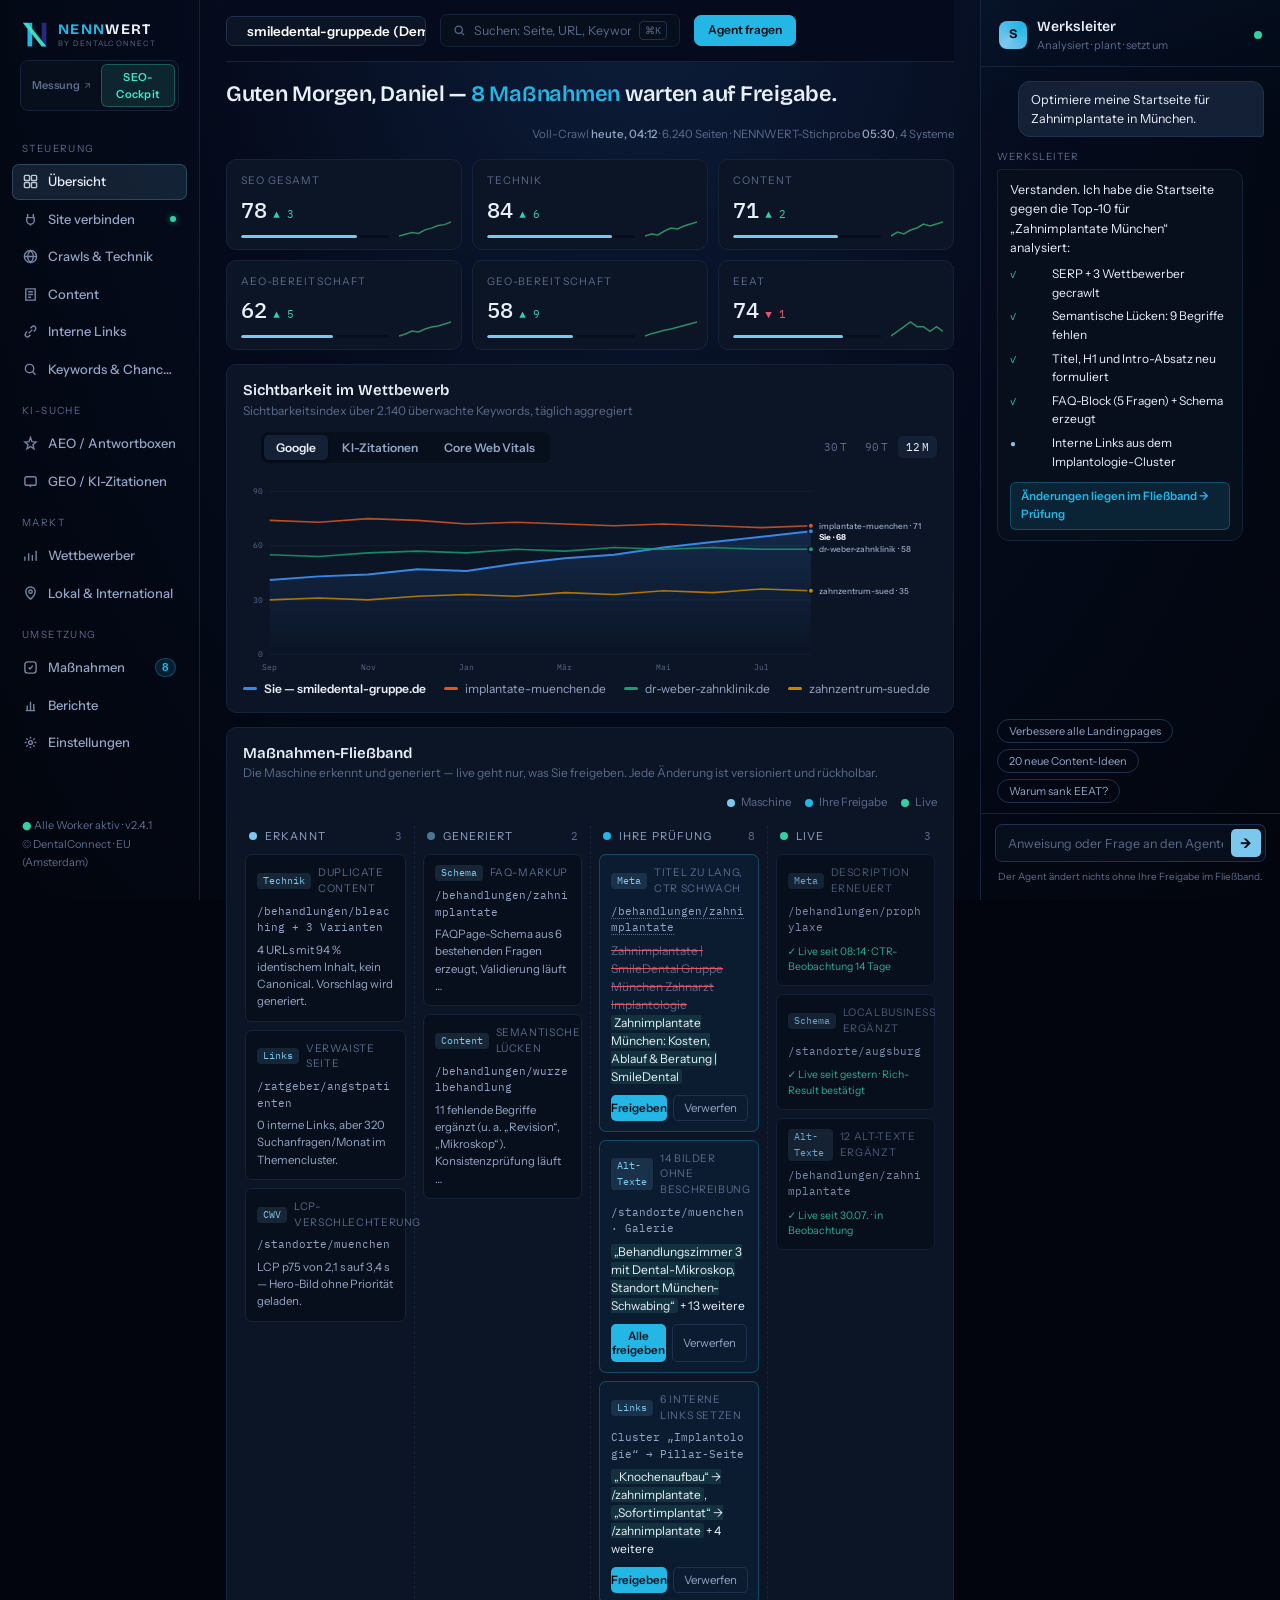
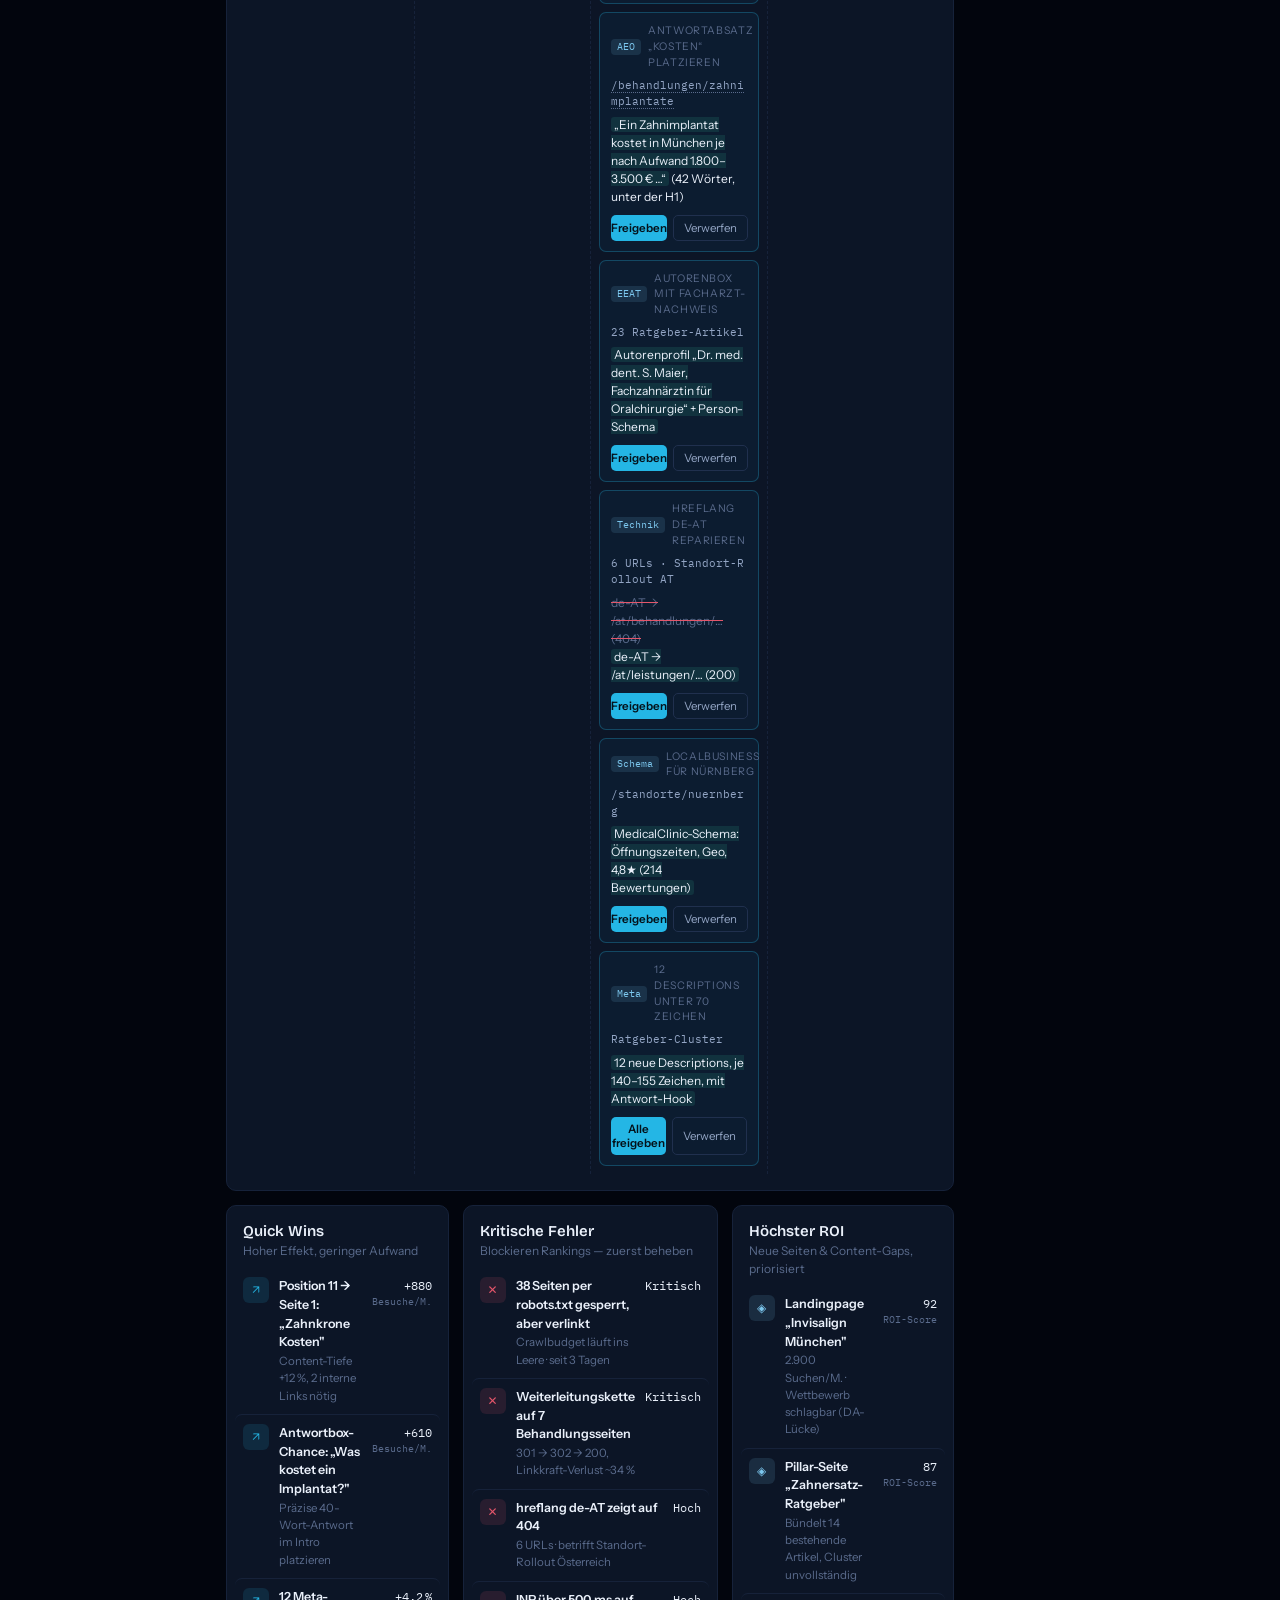
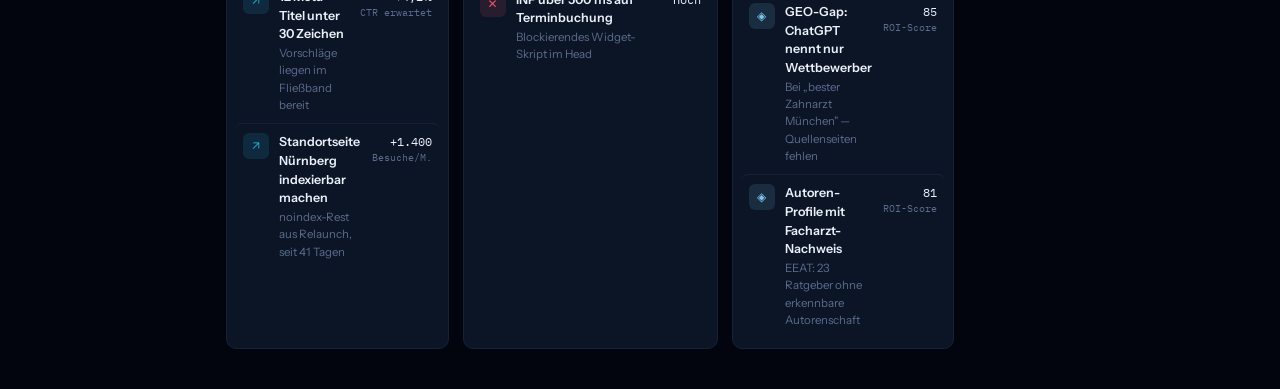
<file: dashboard.html>
<!DOCTYPE html>
<html lang="de" data-theme="dark">
<head>
<meta charset="UTF-8">
<meta name="viewport" content="width=device-width, initial-scale=1.0">
<title>NENNWERT SEO-Cockpit — Übersicht · ein DentalConnect Produkt</title>
<link rel="preconnect" href="https://fonts.googleapis.com">
<link rel="preconnect" href="https://fonts.gstatic.com" crossorigin>
<link href="https://fonts.googleapis.com/css2?family=Bricolage+Grotesque:opsz,wght@12..96,500;12..96,600;12..96,700&family=Instrument+Sans:wght@400;500;600&family=IBM+Plex+Mono:wght@400;500&display=swap" rel="stylesheet">
<link rel="stylesheet" href="assets/werk.css">
</head>
<body>
<div class="app">
  <nav class="nav" id="navRoot" aria-label="Hauptnavigation"></nav>

  <main class="main">
    <div class="topbar" id="topbarRoot"></div>

    <header class="page-head">
      <h1>Guten Morgen, Daniel — <span class="await"><span data-pruefung-count>0</span> Maßnahmen</span> warten auf Freigabe.</h1>
      <div class="page-meta">Voll-Crawl <b>heute, 04:12</b> · 6.240 Seiten · NENNWERT-Stichprobe <b>05:30</b>, 4 Systeme</div>
    </header>

    <section class="scores" aria-label="Gesamt-Scores">
      <div class="score" data-score="seo"><div class="score-label">SEO Gesamt</div><div class="score-row"><span class="score-val">78</span><span class="score-delta up">▲ 3</span></div><div class="score-bar"><i style="width:78%"></i></div><svg class="score-spark" width="52" height="20" data-spark="62,64,66,65,69,71,74,75,78"></svg></div>
      <div class="score" data-score="technik"><div class="score-label">Technik</div><div class="score-row"><span class="score-val">84</span><span class="score-delta up">▲ 6</span></div><div class="score-bar"><i style="width:84%"></i></div><svg class="score-spark" width="52" height="20" data-spark="70,72,71,75,78,77,80,82,84"></svg></div>
      <div class="score" data-score="content"><div class="score-label">Content</div><div class="score-row"><span class="score-val">71</span><span class="score-delta up">▲ 2</span></div><div class="score-bar"><i style="width:71%"></i></div><svg class="score-spark" width="52" height="20" data-spark="64,66,65,67,68,70,69,70,71"></svg></div>
      <div class="score" data-score="aeo"><div class="score-label">AEO-Bereitschaft</div><div class="score-row"><span class="score-val">62</span><span class="score-delta up">▲ 5</span></div><div class="score-bar"><i style="width:62%"></i></div><svg class="score-spark" width="52" height="20" data-spark="48,50,53,52,55,57,58,60,62"></svg></div>
      <div class="score" data-score="geo"><div class="score-label">GEO-Bereitschaft</div><div class="score-row"><span class="score-val">58</span><span class="score-delta up">▲ 9</span></div><div class="score-bar"><i style="width:58%"></i></div><svg class="score-spark" width="52" height="20" data-spark="34,38,41,44,46,49,52,55,58"></svg></div>
      <div class="score" data-score="eeat"><div class="score-label">EEAT</div><div class="score-row"><span class="score-val">74</span><span class="score-delta down">▼ 1</span></div><div class="score-bar"><i style="width:74%"></i></div><svg class="score-spark" width="52" height="20" data-spark="73,74,75,76,75,75,74,75,74"></svg></div>
    </section>

    <section class="panel" aria-label="Sichtbarkeitsentwicklung">
      <div class="panel-head">
        <div>
          <div class="panel-title">Sichtbarkeit im Wettbewerb</div>
          <div class="panel-sub" id="chartSub">Sichtbarkeitsindex über 2.140 überwachte Keywords, täglich aggregiert</div>
        </div>
        <div class="tabs" role="tablist" style="margin-left:18px">
          <button class="tab active" data-metric="google" role="tab">Google</button>
          <button class="tab" data-metric="ai" role="tab">KI-Zitationen</button>
          <button class="tab" data-metric="cwv" role="tab">Core Web Vitals</button>
        </div>
        <div class="ranges">
          <button class="range">30&thinsp;T</button>
          <button class="range">90&thinsp;T</button>
          <button class="range active">12&thinsp;M</button>
        </div>
      </div>
      <div class="chart-wrap" id="chartHost"></div>
      <div class="chart-legend" id="legend"></div>
    </section>

    <section class="panel" aria-label="Maßnahmen-Fließband">
      <div class="panel-head">
        <div>
          <div class="panel-title">Maßnahmen-Fließband</div>
          <div class="panel-sub">Die Maschine erkennt und generiert — live geht nur, was Sie freigeben. Jede Änderung ist versioniert und rückholbar.</div>
        </div>
        <div class="band-head-note">
          <span class="k"><i style="background:var(--measure)"></i> Maschine</span>
          <span class="k"><i style="background:var(--act)"></i> Ihre Freigabe</span>
          <span class="k"><i style="background:var(--good)"></i> Live</span>
        </div>
      </div>
      <div class="band" id="bandRoot"></div>
    </section>

    <div class="tri">
      <section class="panel" aria-label="Quick Wins">
        <div class="panel-head"><div><div class="panel-title">Quick Wins</div><div class="panel-sub">Hoher Effekt, geringer Aufwand</div></div></div>
        <div class="list">
          <div class="li"><div class="li-ico ico-act">↗</div><div class="li-body"><div class="li-title">Position 11 → Seite 1: „Zahnkrone Kosten"</div><div class="li-sub">Content-Tiefe +12&thinsp;%, 2 interne Links nötig</div></div><div class="li-kpi">+880<small>Besuche/M.</small></div></div>
          <div class="li"><div class="li-ico ico-act">↗</div><div class="li-body"><div class="li-title"><a href="url-detail.html">Antwortbox-Chance: „Was kostet ein Implantat?"</a></div><div class="li-sub">Präzise 40-Wort-Antwort im Intro platzieren</div></div><div class="li-kpi">+610<small>Besuche/M.</small></div></div>
          <div class="li"><div class="li-ico ico-act">↗</div><div class="li-body"><div class="li-title">12 Meta-Titel unter 30 Zeichen</div><div class="li-sub">Vorschläge liegen im Fließband bereit</div></div><div class="li-kpi">+4,2&thinsp;%<small>CTR erwartet</small></div></div>
          <div class="li"><div class="li-ico ico-act">↗</div><div class="li-body"><div class="li-title">Standortseite Nürnberg indexierbar machen</div><div class="li-sub">noindex-Rest aus Relaunch, seit 41 Tagen</div></div><div class="li-kpi">+1.400<small>Besuche/M.</small></div></div>
        </div>
      </section>

      <section class="panel" aria-label="Kritische Fehler">
        <div class="panel-head"><div><div class="panel-title">Kritische Fehler</div><div class="panel-sub">Blockieren Rankings — zuerst beheben</div></div></div>
        <div class="list">
          <div class="li"><div class="li-ico ico-crit">✕</div><div class="li-body"><div class="li-title"><a href="crawls.html">38 Seiten per robots.txt gesperrt, aber verlinkt</a></div><div class="li-sub">Crawlbudget läuft ins Leere · seit 3 Tagen</div></div><div class="li-kpi">Kritisch</div></div>
          <div class="li"><div class="li-ico ico-crit">✕</div><div class="li-body"><div class="li-title"><a href="crawls.html">Weiterleitungskette auf 7 Behandlungsseiten</a></div><div class="li-sub">301 → 302 → 200, Linkkraft-Verlust ~34&thinsp;%</div></div><div class="li-kpi">Kritisch</div></div>
          <div class="li"><div class="li-ico ico-crit">✕</div><div class="li-body"><div class="li-title"><a href="lokal.html">hreflang de-AT zeigt auf 404</a></div><div class="li-sub">6 URLs · betrifft Standort-Rollout Österreich</div></div><div class="li-kpi">Hoch</div></div>
          <div class="li"><div class="li-ico ico-crit">✕</div><div class="li-body"><div class="li-title">INP über 500&thinsp;ms auf Terminbuchung</div><div class="li-sub">Blockierendes Widget-Skript im Head</div></div><div class="li-kpi">Hoch</div></div>
        </div>
      </section>

      <section class="panel" aria-label="Chancen mit höchstem ROI">
        <div class="panel-head"><div><div class="panel-title">Höchster ROI</div><div class="panel-sub">Neue Seiten &amp; Content-Gaps, priorisiert</div></div></div>
        <div class="list">
          <div class="li"><div class="li-ico ico-meas">◈</div><div class="li-body"><div class="li-title"><a href="keywords.html">Landingpage „Invisalign München"</a></div><div class="li-sub">2.900 Suchen/M. · Wettbewerb schlagbar (DA-Lücke)</div></div><div class="li-kpi">92<small>ROI-Score</small></div></div>
          <div class="li"><div class="li-ico ico-meas">◈</div><div class="li-body"><div class="li-title"><a href="links.html">Pillar-Seite „Zahnersatz-Ratgeber"</a></div><div class="li-sub">Bündelt 14 bestehende Artikel, Cluster unvollständig</div></div><div class="li-kpi">87<small>ROI-Score</small></div></div>
          <div class="li"><div class="li-ico ico-meas">◈</div><div class="li-body"><div class="li-title"><a href="geo.html">GEO-Gap: ChatGPT nennt nur Wettbewerber</a></div><div class="li-sub">Bei „bester Zahnarzt München" — Quellenseiten fehlen</div></div><div class="li-kpi">85<small>ROI-Score</small></div></div>
          <div class="li"><div class="li-ico ico-meas">◈</div><div class="li-body"><div class="li-title">Autoren-Profile mit Facharzt-Nachweis</div><div class="li-sub">EEAT: 23 Ratgeber ohne erkennbare Autorenschaft</div></div><div class="li-kpi">81<small>ROI-Score</small></div></div>
        </div>
      </section>
    </div>
  </main>

  <aside class="dock" id="dockRoot" aria-label="KI-Agent"></aside>
</div>

<script src="assets/werk.js"></script>
<script>
WERK.init({
  page: "dashboard",
  dock: {
    seed:
      '<div class="msg msg-user">Optimiere meine Startseite für Zahnimplantate in München.</div>' +
      '<div class="msg msg-agent"><div class="who">Werksleiter</div><div class="bubble">Verstanden. Ich habe die Startseite gegen die Top-10 für „Zahnimplantate München“ analysiert:' +
      '<div class="agent-steps">' +
      '<div class="agent-step"><span class="st done">✓</span>SERP + 3 Wettbewerber gecrawlt</div>' +
      '<div class="agent-step"><span class="st done">✓</span>Semantische Lücken: 9 Begriffe fehlen</div>' +
      '<div class="agent-step"><span class="st done">✓</span>Titel, H1 und Intro-Absatz neu formuliert</div>' +
      '<div class="agent-step"><span class="st done">✓</span>FAQ-Block (5 Fragen) + Schema erzeugt</div>' +
      '<div class="agent-step"><span class="st run">●</span>Interne Links aus dem Implantologie-Cluster</div>' +
      '</div><a class="agent-cta" href="massnahmen.html">Änderungen liegen im Fließband → Prüfung</a></div></div>',
    chips: ["Verbessere alle Landingpages", "20 neue Content-Ideen", "Warum sank EEAT?"],
    canned: {
      "verbessere alle landingpages": "Ich habe 34 Landingpages nach Potenzial sortiert. Für die Top 10 bereite ich jetzt Titel, Antwortabsätze und interne Links vor — die Änderungen erscheinen nacheinander im Fließband. Die restlichen 24 folgen nach Ihrer ersten Freigabewelle.",
      "20 neue content-ideen": "Aus 412 offenen Suchanfragen Ihres Marktes habe ich 20 Ideen mit Suchvolumen, Wettbewerbsstärke und Cluster-Zuordnung erstellt — sortiert nach ROI-Score. Die Liste liegt unter Keywords &amp; Chancen. Top-Kandidat: „Zahnimplantat trotz Parodontitis?“ (720 Suchen/M., keine gute Antwort in den Top 10).",
      "warum sank eeat?": "Der EEAT-Score fiel um 1 Punkt, weil 3 neue Ratgeber ohne Autorenprofil publiziert wurden und ein zitiertes Studien-PDF jetzt 404 liefert. Beides ist behebbar: Autorenboxen liegen im Fließband, den toten Beleg habe ich durch die archivierte Quelle ersetzt — wartet auf Freigabe.",
    },
  },
});

/* ==== Sichtbarkeits-Chart ==== */
const MONTHS = ["Sep","Okt","Nov","Dez","Jan","Feb","Mär","Apr","Mai","Jun","Jul","Aug"];
const NAMES = [
  { name: "Sie", hex: "#3987e5" },
  { name: "implantate-muenchen", hex: "#d95926" },
  { name: "dr-weber-zahnklinik", hex: "#199e70" },
  { name: "zahnzentrum-sued", hex: "#c98500" },
];
const DATA = {
  google: {
    sub: "Sichtbarkeitsindex über 2.140 überwachte Keywords, täglich aggregiert",
    unit: "", min: 0, max: 90,
    rows: [[41,43,44,47,46,50,53,55,59,62,65,68],[74,73,75,74,72,73,72,71,72,71,70,71],[55,54,56,57,56,58,57,59,58,59,58,58],[30,31,30,32,33,32,34,33,35,34,36,35]],
  },
  ai: {
    sub: "Anteil von 500 NENNWERT-Prompt-Stichproben (ChatGPT, Gemini, Claude, Perplexity), in denen die Domain zitiert wird",
    unit: " %", min: 0, max: 40,
    rows: [[6,7,7,8,9,10,12,13,15,16,18,19],[22,23,24,24,25,26,26,27,27,28,28,29],[11,11,12,12,13,12,13,14,13,14,14,15],[3,3,4,4,4,5,5,5,6,6,6,7]],
  },
  cwv: {
    sub: "LCP p75 in Sekunden (CrUX-Felddaten), Startseite — niedriger ist besser",
    unit: " s", min: 0, max: 5,
    rows: [[3.8,3.7,3.6,3.4,3.3,3.1,2.9,2.8,2.6,2.5,2.4,2.3],[1.6,1.5,1.6,1.5,1.4,1.5,1.4,1.4,1.5,1.4,1.4,1.4],[2.9,2.8,2.9,2.8,2.7,2.8,2.7,2.6,2.7,2.6,2.7,2.6],[4.4,4.3,4.4,4.2,4.3,4.1,4.2,4.0,4.1,4.0,3.9,4.0]],
  },
};
function cfgFor(key) {
  const d = DATA[key];
  document.getElementById("chartSub").textContent = d.sub;
  return {
    labels: MONTHS, unit: d.unit, min: d.min, max: d.max, h: 260,
    series: d.rows.map((vals, i) => ({ name: NAMES[i].name, hex: NAMES[i].hex, vals })),
  };
}
const chart = WERK.chart(document.getElementById("chartHost"), cfgFor("google"));
WERK.legend(document.getElementById("legend"),
  [{name:"Sie — smiledental-gruppe.de",hex:"#3987e5"},{name:"implantate-muenchen.de",hex:"#d95926"},{name:"dr-weber-zahnklinik.de",hex:"#199e70"},{name:"zahnzentrum-sued.de",hex:"#c98500"}]);
document.querySelectorAll(".tab").forEach((t) => t.addEventListener("click", () => {
  document.querySelectorAll(".tab").forEach((x) => x.classList.remove("active"));
  t.classList.add("active");
  chart.update(cfgFor(t.dataset.metric));
}));

/* ==== Fließband aus dem Datenlayer ==== */
WERK.renderBand("bandRoot");

/* ==== Live-Scores aus der letzten echten Analyse ==== */
if (WERK.live && WERK.live.scores) {
  const L = WERK.live.scores;
  const map = { technik: L.technik, content: L.content, aeo: L.aeo, geo: L.geo };
  map.seo = Math.round((L.technik + L.content + L.aeo + L.geo) / 4);
  Object.entries(map).forEach(([key, val]) => {
    const tile = document.querySelector('[data-score="' + key + '"]');
    if (!tile || val == null) return;
    tile.querySelector(".score-val").textContent = val;
    tile.querySelector(".score-bar i").style.width = val + "%";
    const delta = tile.querySelector(".score-delta");
    delta.className = "score-delta up";
    delta.textContent = "live";
    const spark = tile.querySelector(".score-spark");
    if (spark) spark.remove();
  });
  const eeat = document.querySelector('[data-score="eeat"]');
  if (eeat) { const d = eeat.querySelector(".score-delta"); d.className = "score-delta"; d.style.color = "var(--ink-3)"; d.textContent = "Demo"; }
  /* Charts ohne Live-Quelle kennzeichnen */
  WERK.markDemo('section[aria-label="Sichtbarkeitsentwicklung"] .panel-title');
}
</script>
</body>
</html>
</file>
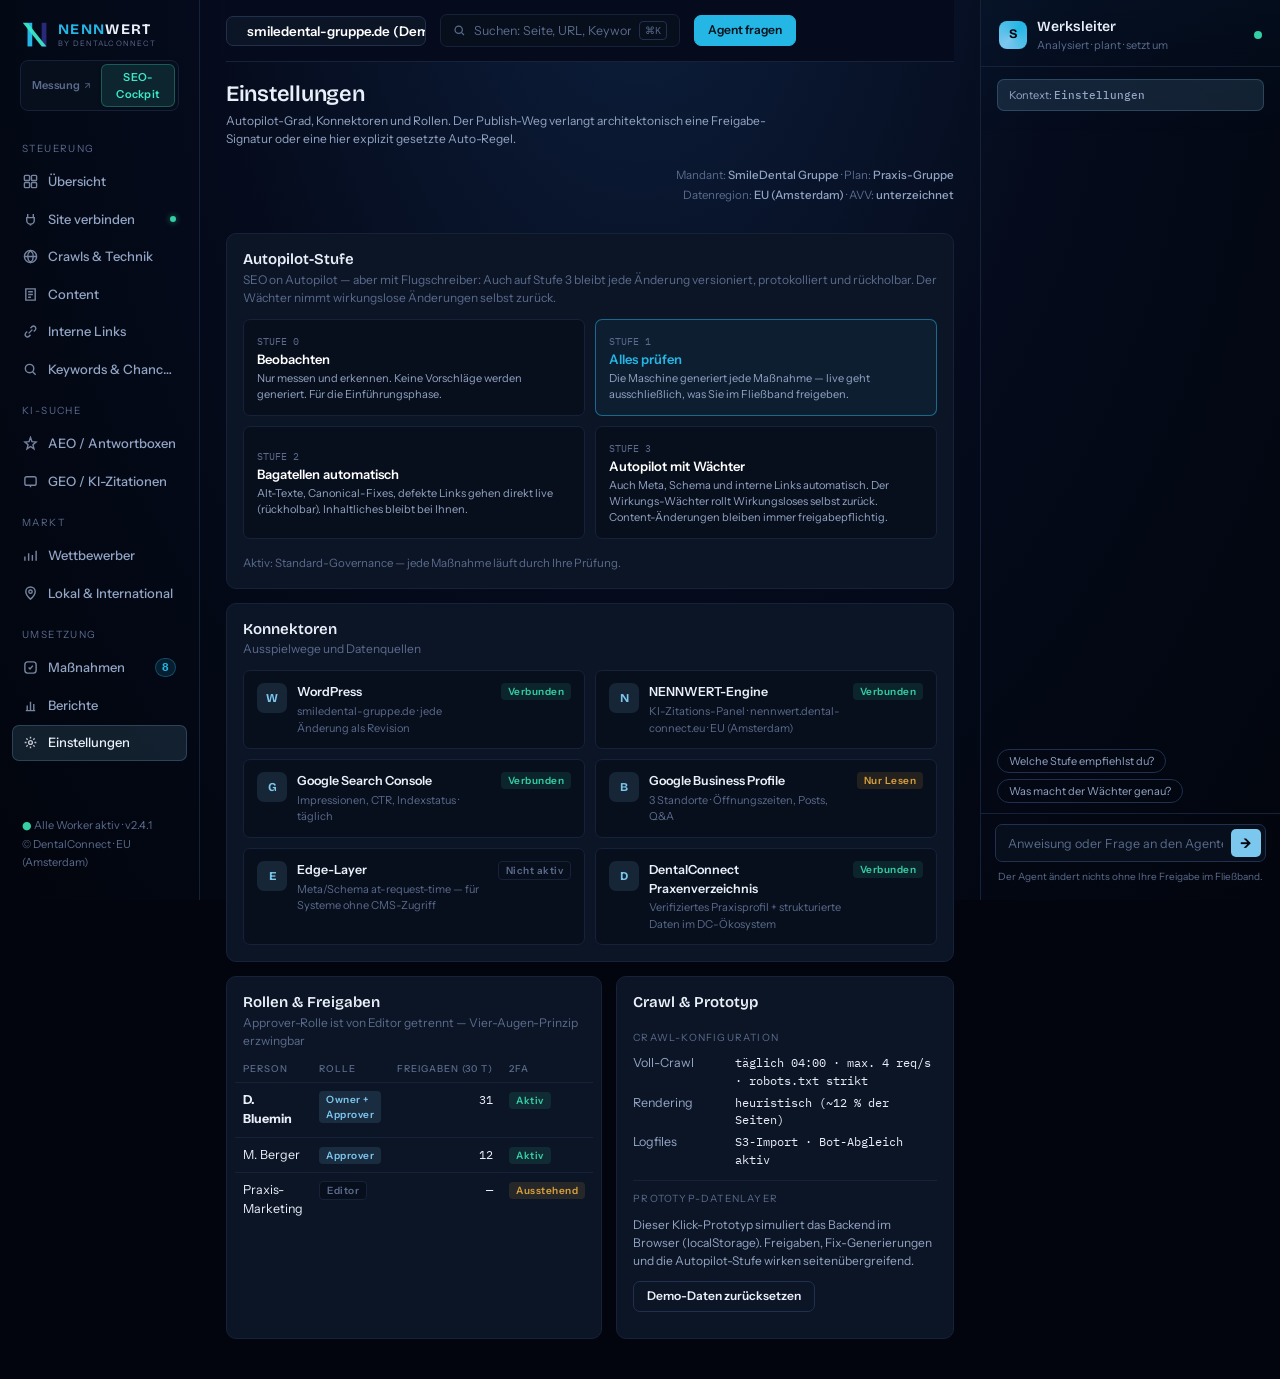
<file: einstellungen.html>
<!DOCTYPE html>
<html lang="de" data-theme="dark">
<head>
<meta charset="UTF-8">
<meta name="viewport" content="width=device-width, initial-scale=1.0">
<title>NENNWERT SEO-Cockpit — Einstellungen</title>
<link rel="preconnect" href="https://fonts.googleapis.com">
<link rel="preconnect" href="https://fonts.gstatic.com" crossorigin>
<link href="https://fonts.googleapis.com/css2?family=Bricolage+Grotesque:opsz,wght@12..96,500;12..96,600;12..96,700&family=Instrument+Sans:wght@400;500;600&family=IBM+Plex+Mono:wght@400;500&display=swap" rel="stylesheet">
<link rel="stylesheet" href="assets/werk.css">
</head>
<body>
<div class="app">
  <nav class="nav" id="navRoot" aria-label="Hauptnavigation"></nav>

  <main class="main">
    <div class="topbar" id="topbarRoot"></div>

    <header class="page-head">
      <div>
        <h1>Einstellungen</h1>
        <div class="lede">Autopilot-Grad, Konnektoren und Rollen. Der Publish-Weg verlangt architektonisch eine Freigabe-Signatur oder eine hier explizit gesetzte Auto-Regel.</div>
      </div>
      <div class="page-meta">Mandant: <b>SmileDental Gruppe</b> · Plan: <b>Praxis-Gruppe</b><br>Datenregion: <b>EU (Amsterdam)</b> · AVV: <b>unterzeichnet</b></div>
    </header>

    <section class="panel" aria-label="Autopilot">
      <div class="panel-head">
        <div>
          <div class="panel-title">Autopilot-Stufe</div>
          <div class="panel-sub">SEO on Autopilot — aber mit Flugschreiber: Auch auf Stufe 3 bleibt jede Änderung versioniert, protokolliert und rückholbar. Der Wächter nimmt wirkungslose Änderungen selbst zurück.</div>
        </div>
      </div>
      <div class="pilot" id="pilot">
        <button class="pilot-opt" data-lvl="0">
          <span class="p-lvl">STUFE 0</span>
          <div class="p-name">Beobachten</div>
          <div class="p-desc">Nur messen und erkennen. Keine Vorschläge werden generiert. Für die Einführungsphase.</div>
        </button>
        <button class="pilot-opt" data-lvl="1">
          <span class="p-lvl">STUFE 1</span>
          <div class="p-name">Alles prüfen</div>
          <div class="p-desc">Die Maschine generiert jede Maßnahme — live geht ausschließlich, was Sie im Fließband freigeben.</div>
        </button>
        <button class="pilot-opt" data-lvl="2">
          <span class="p-lvl">STUFE 2</span>
          <div class="p-name">Bagatellen automatisch</div>
          <div class="p-desc">Alt-Texte, Canonical-Fixes, defekte Links gehen direkt live (rückholbar). Inhaltliches bleibt bei Ihnen.</div>
        </button>
        <button class="pilot-opt" data-lvl="3">
          <span class="p-lvl">STUFE 3</span>
          <div class="p-name">Autopilot mit Wächter</div>
          <div class="p-desc">Auch Meta, Schema und interne Links automatisch. Der Wirkungs-Wächter rollt Wirkungsloses selbst zurück. Content-Änderungen bleiben immer freigabepflichtig.</div>
        </button>
      </div>
      <div style="padding:0 16px 16px;font-size:11.5px;color:var(--ink-3)" id="pilotHint"></div>
    </section>

    <section class="panel" aria-label="Konnektoren">
      <div class="panel-head"><div><div class="panel-title">Konnektoren</div><div class="panel-sub">Ausspielwege und Datenquellen</div></div></div>
      <div class="conn">
        <div class="conn-card"><div class="c-ico">W</div><div class="c-body"><div class="c-name">WordPress</div><div class="c-sub">smiledental-gruppe.de · jede Änderung als Revision</div></div><span class="tag tag-good">Verbunden</span></div>
        <div class="conn-card"><div class="c-ico">N</div><div class="c-body"><div class="c-name">NENNWERT-Engine</div><div class="c-sub">KI-Zitations-Panel · nennwert.dental-connect.eu · EU (Amsterdam)</div></div><span class="tag tag-good">Verbunden</span></div>
        <div class="conn-card"><div class="c-ico">G</div><div class="c-body"><div class="c-name">Google Search Console</div><div class="c-sub">Impressionen, CTR, Indexstatus · täglich</div></div><span class="tag tag-good">Verbunden</span></div>
        <div class="conn-card"><div class="c-ico">B</div><div class="c-body"><div class="c-name">Google Business Profile</div><div class="c-sub">3 Standorte · Öffnungszeiten, Posts, Q&amp;A</div></div><span class="tag tag-warn">Nur Lesen</span></div>
        <div class="conn-card"><div class="c-ico">E</div><div class="c-body"><div class="c-name">Edge-Layer</div><div class="c-sub">Meta/Schema at-request-time — für Systeme ohne CMS-Zugriff</div></div><span class="tag tag-mut">Nicht aktiv</span></div>
        <div class="conn-card"><div class="c-ico">D</div><div class="c-body"><div class="c-name">DentalConnect Praxenverzeichnis</div><div class="c-sub">Verifiziertes Praxisprofil + strukturierte Daten im DC-Ökosystem</div></div><span class="tag tag-good">Verbunden</span></div>
      </div>
    </section>

    <div class="duo-even">
      <section class="panel" aria-label="Rollen">
        <div class="panel-head"><div><div class="panel-title">Rollen &amp; Freigaben</div><div class="panel-sub">Approver-Rolle ist von Editor getrennt — Vier-Augen-Prinzip erzwingbar</div></div></div>
        <div class="tblwrap">
          <table class="tbl">
            <thead><tr><th>Person</th><th>Rolle</th><th style="text-align:right">Freigaben (30 T)</th><th>2FA</th></tr></thead>
            <tbody>
              <tr><td><b>D. Bluemin</b></td><td><span class="tag tag-meas">Owner + Approver</span></td><td class="num">31</td><td><span class="tag tag-good">Aktiv</span></td></tr>
              <tr><td>M. Berger</td><td><span class="tag tag-meas">Approver</span></td><td class="num">12</td><td><span class="tag tag-good">Aktiv</span></td></tr>
              <tr><td>Praxis-Marketing</td><td><span class="tag tag-mut">Editor</span></td><td class="num">—</td><td><span class="tag tag-warn">Ausstehend</span></td></tr>
            </tbody>
          </table>
        </div>
      </section>

      <section class="panel" aria-label="Crawl und Demo">
        <div class="panel-head"><div><div class="panel-title">Crawl &amp; Prototyp</div></div></div>
        <div class="prof">
          <div class="prof-sec">
            <div class="prof-label">Crawl-Konfiguration</div>
            <div class="kv"><span class="k">Voll-Crawl</span><span class="v mono">täglich 04:00 · max. 4 req/s · robots.txt strikt</span></div>
            <div class="kv"><span class="k">Rendering</span><span class="v mono">heuristisch (~12 % der Seiten)</span></div>
            <div class="kv"><span class="k">Logfiles</span><span class="v mono">S3-Import · Bot-Abgleich aktiv</span></div>
          </div>
          <div class="prof-sec">
            <div class="prof-label">Prototyp-Datenlayer</div>
            <div class="kv"><span class="v" style="color:var(--ink-2);font-size:12px">Dieser Klick-Prototyp simuliert das Backend im Browser (localStorage). Freigaben, Fix-Generierungen und die Autopilot-Stufe wirken seitenübergreifend.</span></div>
            <div class="kv" style="margin-top:6px"><button class="btn" id="resetBtn">Demo-Daten zurücksetzen</button></div>
          </div>
        </div>
      </section>
    </div>
  </main>

  <aside class="dock" id="dockRoot" aria-label="KI-Agent"></aside>
</div>

<script src="assets/werk.js"></script>
<script>
WERK.init({
  page: "einstellungen",
  dock: {
    context: "Einstellungen",
    chips: ["Welche Stufe empfiehlst du?", "Was macht der Wächter genau?"],
    canned: {
      "welche stufe empfiehlst du?": "Stufe 2. Ihre Freigabe-Historie zeigt: Alt-Texte, Canonical- und Link-Fixes haben Sie in 100 % der Fälle unverändert freigegeben — das sind 40 % der Klicks ohne Entscheidungswert. Stufe 3 würde ich erst nach 2–3 weiteren Monaten Wirkungs-Historie empfehlen, wenn der Wächter genug Kalibrierungsdaten hat.",
      "was macht der wächter genau?": "Jede automatisch ausgespielte Änderung bekommt ein Messfenster (14/28 Tage) mit Vorher-Baseline. Verschlechtert sich die Zielmetrik signifikant, rollt der Wächter sofort zurück; bleibt sie 28 Tage wirkungslos, schlägt er die Rücknahme vor. Alles landet im Audit-Protokoll — Autopilot heißt hier nie unbeobachtet.",
    },
  },
});

const HINTS = [
  "Aktiv: Das System misst und erkennt, generiert aber nichts.",
  "Aktiv: Standard-Governance — jede Maßnahme läuft durch Ihre Prüfung.",
  "Aktiv: Bagatellen (Alt-Texte, Canonicals, defekte Links) gehen automatisch live und erscheinen rückholbar im Protokoll.",
  "Aktiv: Maximale Automatisierung. Content bleibt freigabepflichtig; der Wirkungs-Wächter überwacht jedes Set.",
];
function renderPilot() {
  const lvl = WERK.store.autopilot.get();
  document.querySelectorAll(".pilot-opt").forEach((b) =>
    b.classList.toggle("active", Number(b.dataset.lvl) === lvl)
  );
  document.getElementById("pilotHint").textContent = HINTS[lvl];
}
document.querySelectorAll(".pilot-opt").forEach((b) =>
  b.addEventListener("click", () => {
    WERK.store.autopilot.set(Number(b.dataset.lvl));
    renderPilot();
    WERK.agentNote("Autopilot-Stufe geändert auf " + b.dataset.lvl + ". Gilt ab dem nächsten Erkennungslauf; bereits generierte Maßnahmen behalten ihren Weg.");
  })
);
renderPilot();

document.getElementById("resetBtn").addEventListener("click", () => {
  WERK.store.reset();
  renderPilot();
  WERK.agentNote("Demo-Daten zurückgesetzt — Fließband und Autopilot-Stufe stehen wieder auf dem Ausgangsstand.");
});
</script>
</body>
</html>
</file>
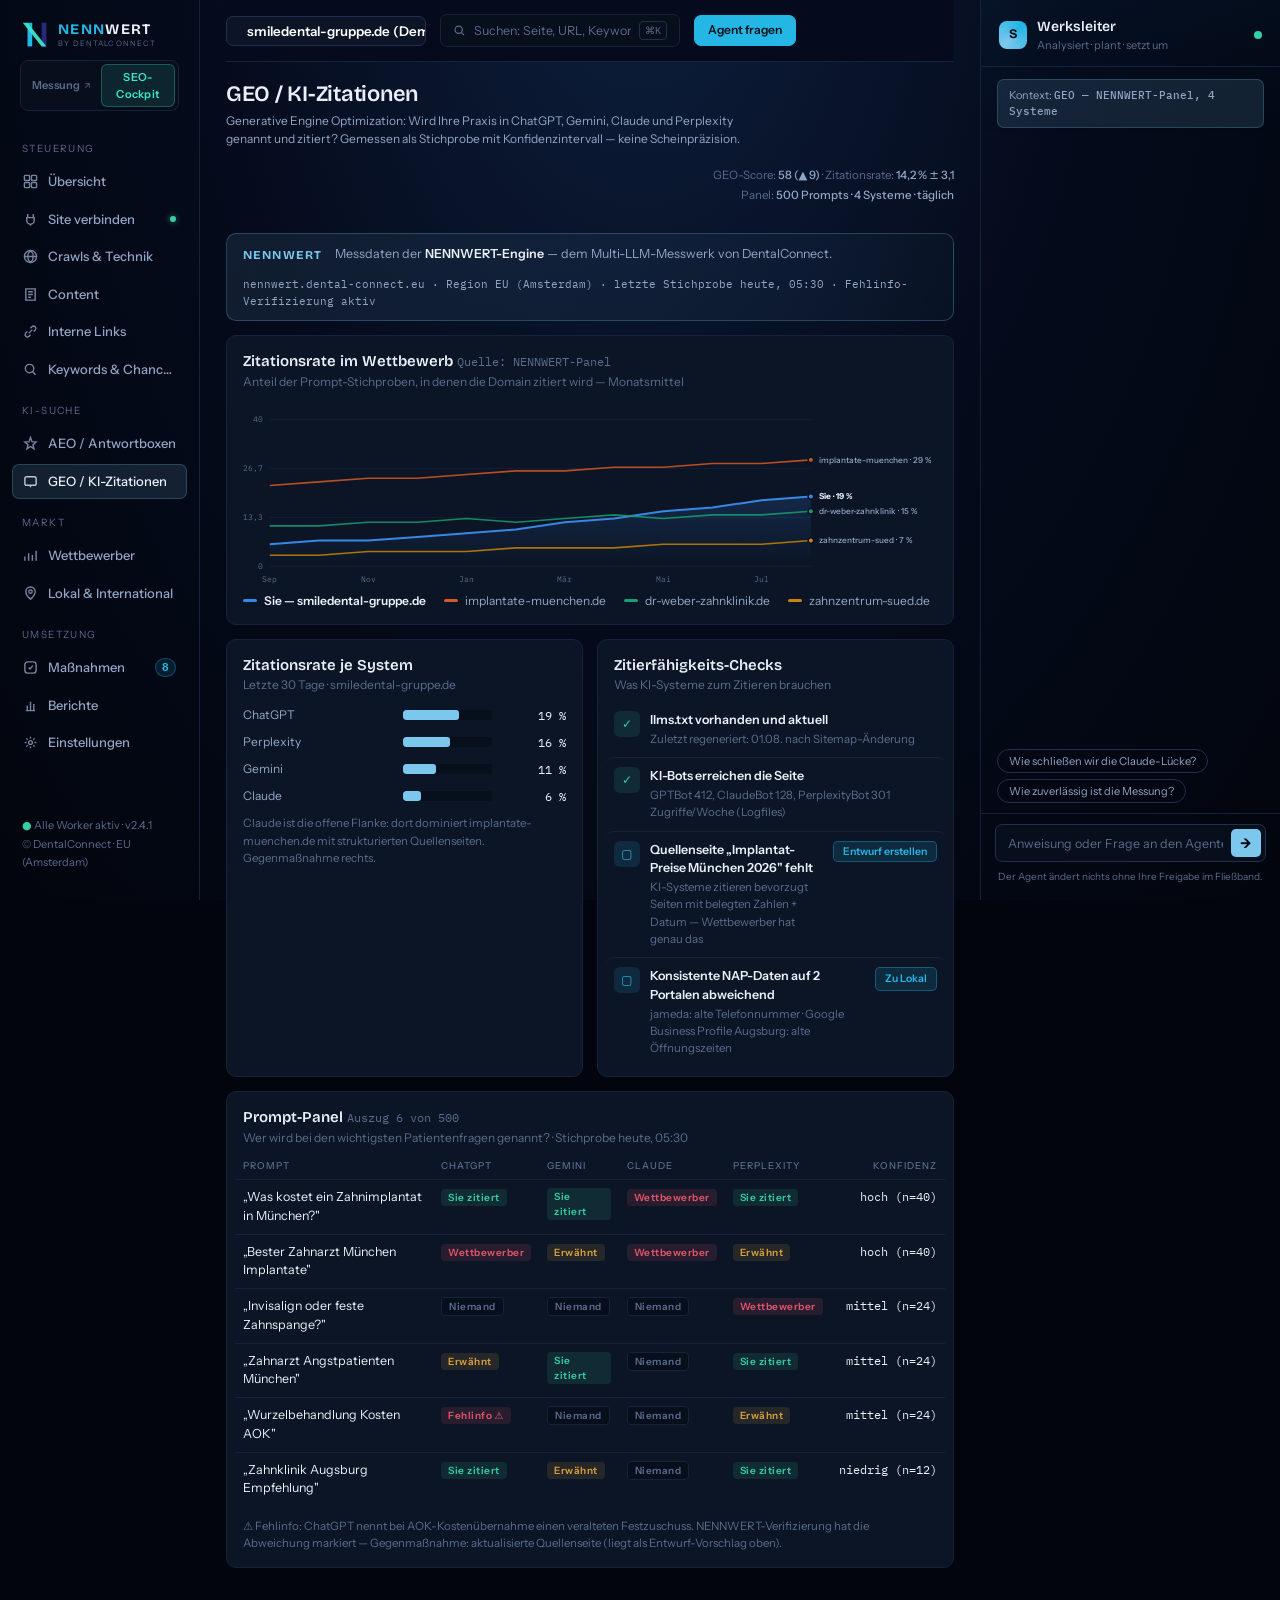
<file: geo.html>
<!DOCTYPE html>
<html lang="de" data-theme="dark">
<head>
<meta charset="UTF-8">
<meta name="viewport" content="width=device-width, initial-scale=1.0">
<title>NENNWERT SEO-Cockpit — GEO / KI-Zitationen</title>
<link rel="preconnect" href="https://fonts.googleapis.com">
<link rel="preconnect" href="https://fonts.gstatic.com" crossorigin>
<link href="https://fonts.googleapis.com/css2?family=Bricolage+Grotesque:opsz,wght@12..96,500;12..96,600;12..96,700&family=Instrument+Sans:wght@400;500;600&family=IBM+Plex+Mono:wght@400;500&display=swap" rel="stylesheet">
<link rel="stylesheet" href="assets/werk.css">
</head>
<body>
<div class="app">
  <nav class="nav" id="navRoot" aria-label="Hauptnavigation"></nav>

  <main class="main">
    <div class="topbar" id="topbarRoot"></div>

    <header class="page-head">
      <div>
        <h1>GEO / KI-Zitationen</h1>
        <div class="lede">Generative Engine Optimization: Wird Ihre Praxis in ChatGPT, Gemini, Claude und Perplexity genannt und zitiert? Gemessen als Stichprobe mit Konfidenzintervall — keine Scheinpräzision.</div>
      </div>
      <div class="page-meta">GEO-Score: <b>58 (▲ 9)</b> · Zitationsrate: <b>14,2 % ± 3,1</b><br>Panel: <b>500 Prompts · 4 Systeme · täglich</b></div>
    </header>

    <div class="nw-banner">
      <span class="nw-mark">NENNWERT</span>
      <span>Messdaten der <b>NENNWERT-Engine</b> — dem Multi-LLM-Messwerk von DentalConnect.</span>
      <span class="mono">nennwert.dental-connect.eu · Region EU (Amsterdam) · letzte Stichprobe heute, 05:30 · Fehlinfo-Verifizierung aktiv</span>
    </div>

    <div id="liveSlot"></div>

    <section class="panel" aria-label="Zitationsentwicklung" style="margin-top:14px">
      <div class="panel-head">
        <div>
          <div class="panel-title" id="citeTitle">Zitationsrate im Wettbewerb <span class="cnt">Quelle: NENNWERT-Panel</span></div>
          <div class="panel-sub">Anteil der Prompt-Stichproben, in denen die Domain zitiert wird — Monatsmittel</div>
        </div>
      </div>
      <div class="chart-wrap" id="chartHost"></div>
      <div class="chart-legend" id="legend"></div>
    </section>

    <div class="duo-even">
      <section class="panel" aria-label="Engine-Aufschlüsselung">
        <div class="panel-head"><div><div class="panel-title">Zitationsrate je System</div><div class="panel-sub">Letzte 30 Tage · smiledental-gruppe.de</div></div></div>
        <div class="panel-body"><div class="hbars" id="engines"></div>
          <div style="font-size:11.5px;color:var(--ink-3);margin-top:10px">Claude ist die offene Flanke: dort dominiert implantate-muenchen.de mit strukturierten Quellenseiten. Gegenmaßnahme rechts.</div>
        </div>
      </section>

      <section class="panel" aria-label="Zitierfähigkeit">
        <div class="panel-head"><div><div class="panel-title">Zitierfähigkeits-Checks</div><div class="panel-sub">Was KI-Systeme zum Zitieren brauchen</div></div></div>
        <div class="list">
          <div class="li"><div class="li-ico ico-good">✓</div><div class="li-body"><div class="li-title">llms.txt vorhanden und aktuell</div><div class="li-sub">Zuletzt regeneriert: 01.08. nach Sitemap-Änderung</div></div></div>
          <div class="li"><div class="li-ico ico-good">✓</div><div class="li-body"><div class="li-title">KI-Bots erreichen die Seite</div><div class="li-sub">GPTBot 412, ClaudeBot 128, PerplexityBot 301 Zugriffe/Woche (Logfiles)</div></div></div>
          <div class="li"><div class="li-ico ico-act">▢</div><div class="li-body"><div class="li-title">Quellenseite „Implantat-Preise München 2026" fehlt</div><div class="li-sub">KI-Systeme zitieren bevorzugt Seiten mit belegten Zahlen + Datum — Wettbewerber hat genau das</div></div><div class="li-side"><button class="fixbtn" data-fix="Content" data-title="Quellenseite: Implantat-Preise München 2026">Entwurf erstellen</button></div></div>
          <div class="li"><div class="li-ico ico-act">▢</div><div class="li-body"><div class="li-title">Konsistente NAP-Daten auf 2 Portalen abweichend</div><div class="li-sub">jameda: alte Telefonnummer · Google Business Profile Augsburg: alte Öffnungszeiten</div></div><div class="li-side"><a class="fixbtn" href="lokal.html" style="text-decoration:none">Zu Lokal</a></div></div>
        </div>
      </section>
    </div>

    <section class="panel" aria-label="Prompt-Panel">
      <div class="panel-head"><div><div class="panel-title">Prompt-Panel <span class="cnt">Auszug 6 von 500</span></div><div class="panel-sub">Wer wird bei den wichtigsten Patientenfragen genannt? · Stichprobe heute, 05:30</div></div></div>
      <div class="tblwrap">
        <table class="tbl">
          <thead><tr><th>Prompt</th><th>ChatGPT</th><th>Gemini</th><th>Claude</th><th>Perplexity</th><th style="text-align:right">Konfidenz</th></tr></thead>
          <tbody>
            <tr><td>„Was kostet ein Zahnimplantat in München?"</td><td><span class="tag tag-good">Sie zitiert</span></td><td><span class="tag tag-good">Sie zitiert</span></td><td><span class="tag tag-crit">Wettbewerber</span></td><td><span class="tag tag-good">Sie zitiert</span></td><td class="num">hoch (n=40)</td></tr>
            <tr><td>„Bester Zahnarzt München Implantate"</td><td><span class="tag tag-crit">Wettbewerber</span></td><td><span class="tag tag-warn">Erwähnt</span></td><td><span class="tag tag-crit">Wettbewerber</span></td><td><span class="tag tag-warn">Erwähnt</span></td><td class="num">hoch (n=40)</td></tr>
            <tr><td>„Invisalign oder feste Zahnspange?"</td><td><span class="tag tag-mut">Niemand</span></td><td><span class="tag tag-mut">Niemand</span></td><td><span class="tag tag-mut">Niemand</span></td><td><span class="tag tag-crit">Wettbewerber</span></td><td class="num">mittel (n=24)</td></tr>
            <tr><td>„Zahnarzt Angstpatienten München"</td><td><span class="tag tag-warn">Erwähnt</span></td><td><span class="tag tag-good">Sie zitiert</span></td><td><span class="tag tag-mut">Niemand</span></td><td><span class="tag tag-good">Sie zitiert</span></td><td class="num">mittel (n=24)</td></tr>
            <tr><td>„Wurzelbehandlung Kosten AOK"</td><td><span class="tag tag-crit">Fehlinfo ⚠</span></td><td><span class="tag tag-mut">Niemand</span></td><td><span class="tag tag-mut">Niemand</span></td><td><span class="tag tag-warn">Erwähnt</span></td><td class="num">mittel (n=24)</td></tr>
            <tr><td>„Zahnklinik Augsburg Empfehlung"</td><td><span class="tag tag-good">Sie zitiert</span></td><td><span class="tag tag-warn">Erwähnt</span></td><td><span class="tag tag-mut">Niemand</span></td><td><span class="tag tag-good">Sie zitiert</span></td><td class="num">niedrig (n=12)</td></tr>
          </tbody>
        </table>
      </div>
      <div style="padding:0 16px 14px;font-size:11.5px;color:var(--ink-3)">⚠ Fehlinfo: ChatGPT nennt bei AOK-Kostenübernahme einen veralteten Festzuschuss. NENNWERT-Verifizierung hat die Abweichung markiert — Gegenmaßnahme: aktualisierte Quellenseite (liegt als Entwurf-Vorschlag oben).</div>
    </section>
  </main>

  <aside class="dock" id="dockRoot" aria-label="KI-Agent"></aside>
</div>

<script src="assets/werk.js"></script>
<script>
WERK.init({
  page: "geo",
  dock: {
    context: "GEO — NENNWERT-Panel, 4 Systeme",
    chips: ["Wie schließen wir die Claude-Lücke?", "Wie zuverlässig ist die Messung?"],
    canned: {
      "wie schließen wir die claude-lücke?": "Claude zitiert fast ausschließlich Seiten mit klarer Quellenstruktur: Zahlen mit Datum, Autorenschaft, saubere Gliederung. Drei Schritte: (1) Quellenseite „Implantat-Preise München 2026“ (Entwurf bereit), (2) Autorenboxen mit Facharzt-Nachweis (im Fließband), (3) H-Hierarchie-Fixes für die Gliederungs-Extraktion. Erwartung: erste Claude-Zitationen in 4–6 Wochen — als Stichprobe messbar, nicht garantierbar.",
      "wie zuverlässig ist die messung?": "Es ist eine Stichprobe: 500 Prompts × 4 Systeme, täglich rotiert, mit Konfidenzintervall (aktuell ±3,1 pp). KI-Antworten variieren — deshalb weisen wir Bandbreiten aus statt Einzelwerten und markieren niedrige Stichprobengrößen. Trends über 4+ Wochen sind belastbar, Tageswerte nicht.",
    },
  },
});
const MONTHS = ["Sep","Okt","Nov","Dez","Jan","Feb","Mär","Apr","Mai","Jun","Jul","Aug"];
WERK.chart(document.getElementById("chartHost"), {
  labels: MONTHS, unit: " %", min: 0, max: 40, h: 240,
  series: [
    { name: "Sie", hex: "#3987e5", vals: [6,7,7,8,9,10,12,13,15,16,18,19] },
    { name: "implantate-muenchen", hex: "#d95926", vals: [22,23,24,24,25,26,26,27,27,28,28,29] },
    { name: "dr-weber-zahnklinik", hex: "#199e70", vals: [11,11,12,12,13,12,13,14,13,14,14,15] },
    { name: "zahnzentrum-sued", hex: "#c98500", vals: [3,3,4,4,4,5,5,5,6,6,6,7] },
  ],
});
WERK.legend(document.getElementById("legend"), [
  { name: "Sie — smiledental-gruppe.de", hex: "#3987e5" },
  { name: "implantate-muenchen.de", hex: "#d95926" },
  { name: "dr-weber-zahnklinik.de", hex: "#199e70" },
  { name: "zahnzentrum-sued.de", hex: "#c98500" },
]);
WERK.hbars(document.getElementById("engines"), [
  { label: "ChatGPT", val: 19, max: 30, display: "19 %" },
  { label: "Perplexity", val: 16, max: 30, display: "16 %" },
  { label: "Gemini", val: 11, max: 30, display: "11 %" },
  { label: "Claude", val: 6, max: 30, display: "6 %" },
]);
WERK.bindFixButtons();

/* ==== Live: GEO-Bereitschaft der verbundenen Domain (Quelle: Crawl) ==== */
if (WERK.live) {
  const L = WERK.live;
  const chip = (ok, a, b) => '<span class="chip ' + (ok ? "ok" : "warn") + '"><i></i>' + (ok ? a : b) + "</span>";
  let chips = chip(L.llmsTxt, "llms.txt vorhanden", "llms.txt fehlt") + chip(L.sitemap, "sitemap.xml vorhanden", "sitemap.xml fehlt");
  Object.entries(L.aiBots || {}).forEach(([bot, s]) => { chips += '<span class="chip ' + (s === "erlaubt" ? "ok" : "bad") + '"><i></i>' + bot + ": " + s + "</span>"; });
  document.getElementById("liveSlot").innerHTML =
    '<section class="panel" style="margin-top:14px"><div class="panel-head"><div>' +
    '<div class="panel-title">Live: GEO-Bereitschaft ' + L.host + ' <span class="cnt">' + (L.scores ? L.scores.geo : "—") + ' / 100 · Quelle: Crawl</span></div>' +
    '<div class="panel-sub">Bereitschaft = kann zitiert werden. Ob tatsächlich zitiert wird, misst das NENNWERT-Panel — beide Zahlen dürfen auseinanderlaufen, das ist die Diagnose.</div></div></div>' +
    '<div class="panel-body"><div class="chips" style="margin-top:0">' + chips + "</div>" +
    (L.spa ? '<div style="margin-top:10px;font-size:12px;color:var(--crit)">⚠ SPA ohne Server-Rendering: ' + L.spa.routes + " Routen liefern identisches HTML (" + L.spa.words + " Wörter) — KI-Bots sehen die Inhalte nicht. Wichtigster GEO-Hebel dieser Domain.</div>" : "") +
    "</div></section>";
  WERK.markDemo("#citeTitle");
  WERK.markDemo('section[aria-label="Engine-Aufschlüsselung"] .panel-title, section[aria-label="Prompt-Panel"] .panel-title');
}
</script>
</body>
</html>
</file>
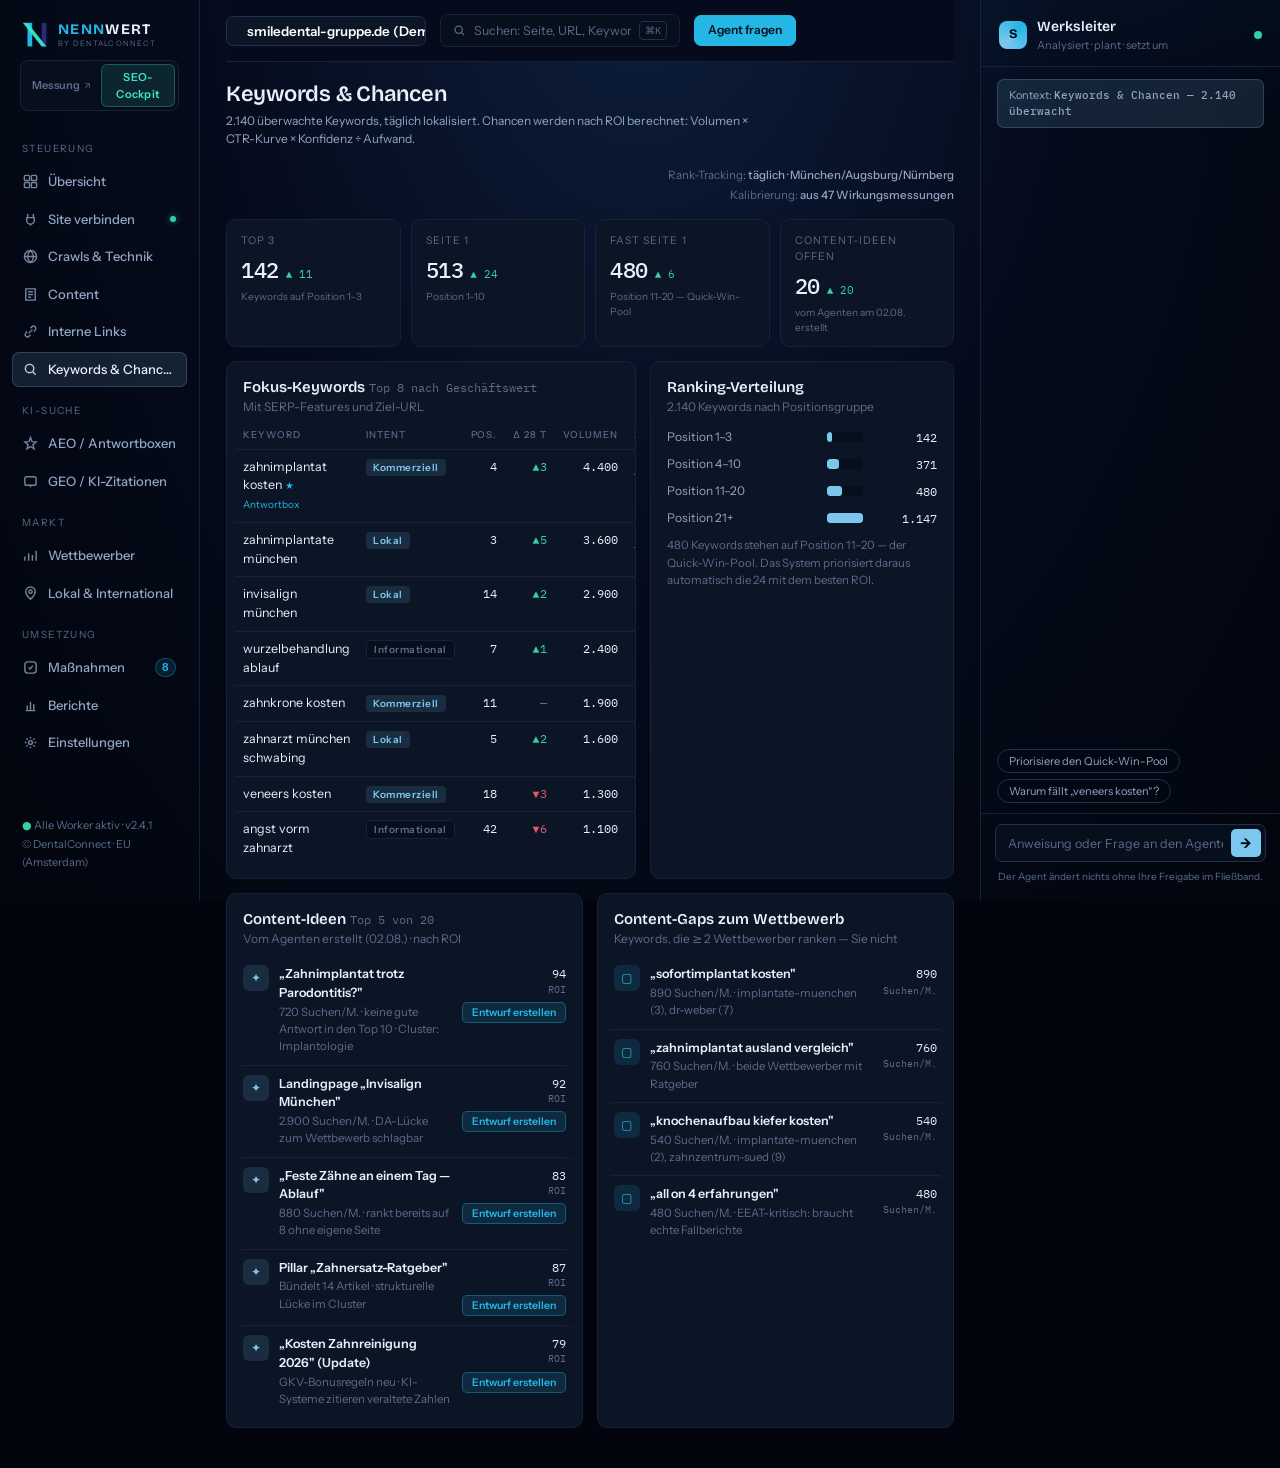
<file: keywords.html>
<!DOCTYPE html>
<html lang="de" data-theme="dark">
<head>
<meta charset="UTF-8">
<meta name="viewport" content="width=device-width, initial-scale=1.0">
<title>NENNWERT SEO-Cockpit — Keywords &amp; Chancen</title>
<link rel="preconnect" href="https://fonts.googleapis.com">
<link rel="preconnect" href="https://fonts.gstatic.com" crossorigin>
<link href="https://fonts.googleapis.com/css2?family=Bricolage+Grotesque:opsz,wght@12..96,500;12..96,600;12..96,700&family=Instrument+Sans:wght@400;500;600&family=IBM+Plex+Mono:wght@400;500&display=swap" rel="stylesheet">
<link rel="stylesheet" href="assets/werk.css">
</head>
<body>
<div class="app">
  <nav class="nav" id="navRoot" aria-label="Hauptnavigation"></nav>

  <main class="main">
    <div class="topbar" id="topbarRoot"></div>

    <header class="page-head">
      <div>
        <h1>Keywords &amp; Chancen</h1>
        <div class="lede">2.140 überwachte Keywords, täglich lokalisiert. Chancen werden nach ROI berechnet: Volumen × CTR-Kurve × Konfidenz ÷ Aufwand.</div>
      </div>
      <div class="page-meta">Rank-Tracking: <b>täglich · München/Augsburg/Nürnberg</b><br>Kalibrierung: <b>aus 47 Wirkungsmessungen</b></div>
    </header>

    <section class="scores four" aria-label="Kennzahlen">
      <div class="score"><div class="score-label">Top 3</div><div class="score-row"><span class="score-val">142</span><span class="score-delta up">▲ 11</span></div><div class="score-vs">Keywords auf Position 1–3</div></div>
      <div class="score"><div class="score-label">Seite 1</div><div class="score-row"><span class="score-val">513</span><span class="score-delta up">▲ 24</span></div><div class="score-vs">Position 1–10</div></div>
      <div class="score"><div class="score-label">Fast Seite 1</div><div class="score-row"><span class="score-val">480</span><span class="score-delta up">▲ 6</span></div><div class="score-vs">Position 11–20 — Quick-Win-Pool</div></div>
      <div class="score"><div class="score-label">Content-Ideen offen</div><div class="score-row"><span class="score-val">20</span><span class="score-delta up">▲ 20</span></div><div class="score-vs">vom Agenten am 02.08. erstellt</div></div>
    </section>

    <div class="duo">
      <section class="panel" aria-label="Keyword-Tabelle">
        <div class="panel-head"><div><div class="panel-title">Fokus-Keywords <span class="cnt">Top 8 nach Geschäftswert</span></div><div class="panel-sub">Mit SERP-Features und Ziel-URL</div></div></div>
        <div class="tblwrap">
          <table class="tbl">
            <thead><tr><th>Keyword</th><th>Intent</th><th style="text-align:right">Pos.</th><th style="text-align:right">Δ 28 T</th><th style="text-align:right">Volumen</th><th>Ziel-URL</th></tr></thead>
            <tbody>
              <tr><td>zahnimplantat kosten <span class="feat">★ Antwortbox</span></td><td><span class="tag tag-meas">Kommerziell</span></td><td class="num">4</td><td class="num tr-up">▲3</td><td class="num">4.400</td><td class="mono"><a href="url-detail.html">/behandlungen/zahnimplantate</a></td></tr>
              <tr><td>zahnimplantate münchen</td><td><span class="tag tag-meas">Lokal</span></td><td class="num">3</td><td class="num tr-up">▲5</td><td class="num">3.600</td><td class="mono"><a href="url-detail.html">/behandlungen/zahnimplantate</a></td></tr>
              <tr><td>invisalign münchen</td><td><span class="tag tag-meas">Lokal</span></td><td class="num">14</td><td class="num tr-up">▲2</td><td class="num">2.900</td><td class="mono">/behandlungen/invisalign</td></tr>
              <tr><td>wurzelbehandlung ablauf</td><td><span class="tag tag-mut">Informational</span></td><td class="num">7</td><td class="num tr-up">▲1</td><td class="num">2.400</td><td class="mono">/behandlungen/wurzelbehandlung</td></tr>
              <tr><td>zahnkrone kosten</td><td><span class="tag tag-meas">Kommerziell</span></td><td class="num">11</td><td class="num" style="color:var(--ink-3)">—</td><td class="num">1.900</td><td class="mono">/ratgeber/zahnkrone-kosten</td></tr>
              <tr><td>zahnarzt münchen schwabing</td><td><span class="tag tag-meas">Lokal</span></td><td class="num">5</td><td class="num tr-up">▲2</td><td class="num">1.600</td><td class="mono">/standorte/muenchen</td></tr>
              <tr><td>veneers kosten</td><td><span class="tag tag-meas">Kommerziell</span></td><td class="num">18</td><td class="num tr-dn">▼3</td><td class="num">1.300</td><td class="mono">/behandlungen/veneers</td></tr>
              <tr><td>angst vorm zahnarzt</td><td><span class="tag tag-mut">Informational</span></td><td class="num">42</td><td class="num tr-dn">▼6</td><td class="num">1.100</td><td class="mono">/ratgeber/angstpatienten (verwaist)</td></tr>
            </tbody>
          </table>
        </div>
      </section>

      <section class="panel" aria-label="Ranking-Verteilung">
        <div class="panel-head"><div><div class="panel-title">Ranking-Verteilung</div><div class="panel-sub">2.140 Keywords nach Positionsgruppe</div></div></div>
        <div class="panel-body"><div class="hbars" id="dist"></div>
          <div style="font-size:11.5px;color:var(--ink-3);margin-top:10px">480 Keywords stehen auf Position 11–20 — der Quick-Win-Pool. Das System priorisiert daraus automatisch die 24 mit dem besten ROI.</div>
        </div>
      </section>
    </div>

    <div class="duo-even">
      <section class="panel" aria-label="Content-Ideen">
        <div class="panel-head"><div><div class="panel-title">Content-Ideen <span class="cnt">Top 5 von 20</span></div><div class="panel-sub">Vom Agenten erstellt (02.08.) · nach ROI</div></div></div>
        <div class="list">
          <div class="li"><div class="li-ico ico-meas">✦</div><div class="li-body"><div class="li-title">„Zahnimplantat trotz Parodontitis?"</div><div class="li-sub">720 Suchen/M. · keine gute Antwort in den Top 10 · Cluster: Implantologie</div></div><div class="li-side"><span class="roi">94<small>ROI</small></span><button class="fixbtn" data-fix="Content" data-title="Entwurf: Implantat trotz Parodontitis">Entwurf erstellen</button></div></div>
          <div class="li"><div class="li-ico ico-meas">✦</div><div class="li-body"><div class="li-title">Landingpage „Invisalign München"</div><div class="li-sub">2.900 Suchen/M. · DA-Lücke zum Wettbewerb schlagbar</div></div><div class="li-side"><span class="roi">92<small>ROI</small></span><button class="fixbtn" data-fix="Content" data-title="Entwurf: Landingpage Invisalign München">Entwurf erstellen</button></div></div>
          <div class="li"><div class="li-ico ico-meas">✦</div><div class="li-body"><div class="li-title">„Feste Zähne an einem Tag — Ablauf"</div><div class="li-sub">880 Suchen/M. · rankt bereits auf 8 ohne eigene Seite</div></div><div class="li-side"><span class="roi">83<small>ROI</small></span><button class="fixbtn" data-fix="Content" data-title="Entwurf: Feste Zähne an einem Tag">Entwurf erstellen</button></div></div>
          <div class="li"><div class="li-ico ico-meas">✦</div><div class="li-body"><div class="li-title">Pillar „Zahnersatz-Ratgeber"</div><div class="li-sub">Bündelt 14 Artikel · strukturelle Lücke im Cluster</div></div><div class="li-side"><span class="roi">87<small>ROI</small></span><button class="fixbtn" data-fix="Content" data-title="Entwurf: Pillar Zahnersatz-Ratgeber">Entwurf erstellen</button></div></div>
          <div class="li"><div class="li-ico ico-meas">✦</div><div class="li-body"><div class="li-title">„Kosten Zahnreinigung 2026" (Update)</div><div class="li-sub">GKV-Bonusregeln neu · KI-Systeme zitieren veraltete Zahlen</div></div><div class="li-side"><span class="roi">79<small>ROI</small></span><button class="fixbtn" data-fix="Content" data-title="Update: PZR-Kosten 2026">Entwurf erstellen</button></div></div>
        </div>
      </section>

      <section class="panel" aria-label="Content-Gaps">
        <div class="panel-head"><div><div class="panel-title">Content-Gaps zum Wettbewerb</div><div class="panel-sub">Keywords, die ≥ 2 Wettbewerber ranken — Sie nicht</div></div></div>
        <div class="list">
          <div class="li"><div class="li-ico ico-act">▢</div><div class="li-body"><div class="li-title">„sofortimplantat kosten"</div><div class="li-sub">890 Suchen/M. · implantate-muenchen (3), dr-weber (7)</div></div><div class="li-kpi">890<small>Suchen/M.</small></div></div>
          <div class="li"><div class="li-ico ico-act">▢</div><div class="li-body"><div class="li-title">„zahnimplantat ausland vergleich"</div><div class="li-sub">760 Suchen/M. · beide Wettbewerber mit Ratgeber</div></div><div class="li-kpi">760<small>Suchen/M.</small></div></div>
          <div class="li"><div class="li-ico ico-act">▢</div><div class="li-body"><div class="li-title">„knochenaufbau kiefer kosten"</div><div class="li-sub">540 Suchen/M. · implantate-muenchen (2), zahnzentrum-sued (9)</div></div><div class="li-kpi">540<small>Suchen/M.</small></div></div>
          <div class="li"><div class="li-ico ico-act">▢</div><div class="li-body"><div class="li-title">„all on 4 erfahrungen"</div><div class="li-sub">480 Suchen/M. · EEAT-kritisch: braucht echte Fallberichte</div></div><div class="li-kpi">480<small>Suchen/M.</small></div></div>
        </div>
      </section>
    </div>
  </main>

  <aside class="dock" id="dockRoot" aria-label="KI-Agent"></aside>
</div>

<script src="assets/werk.js"></script>
<script>
WERK.init({
  page: "keywords",
  dock: {
    context: "Keywords &amp; Chancen — 2.140 überwacht",
    chips: ["Priorisiere den Quick-Win-Pool", "Warum fällt „veneers kosten“?"],
    canned: {
      "priorisiere den quick-win-pool": "Aus den 480 Keywords auf 11–20 habe ich 24 mit ROI &gt; 60 gefiltert. Muster: 16 brauchen nur Content-Tiefe + interne Links, 5 einen Antwortabsatz, 3 technische Fixes. Ich lege die ersten 8 Change-Sets gestaffelt ins Fließband — so bleibt die Freigabe überschaubar.",
      "warum fällt „veneers kosten“?": "Zwei Ursachen: dr-weber-zahnklinik hat die Seite am 12.07. ausgebaut (jetzt 1.900 Wörter, 9 Fragen beantwortet, Ihre: 640 Wörter), und Ihr Ratgeber verlor durch die Redirect-Kette ~34 % Linkkraft. Content-Ausbau liegt als Entwurf bereit; der Redirect-Fix wartet unter Crawls &amp; Technik.",
    },
  },
});
WERK.hbars(document.getElementById("dist"), [
  { label: "Position 1–3", val: 142, max: 1147, display: "142" },
  { label: "Position 4–10", val: 371, max: 1147, display: "371" },
  { label: "Position 11–20", val: 480, max: 1147, display: "480" },
  { label: "Position 21+", val: 1147, max: 1147, display: "1.147" },
]);
WERK.bindFixButtons();
</script>
</body>
</html>
</file>
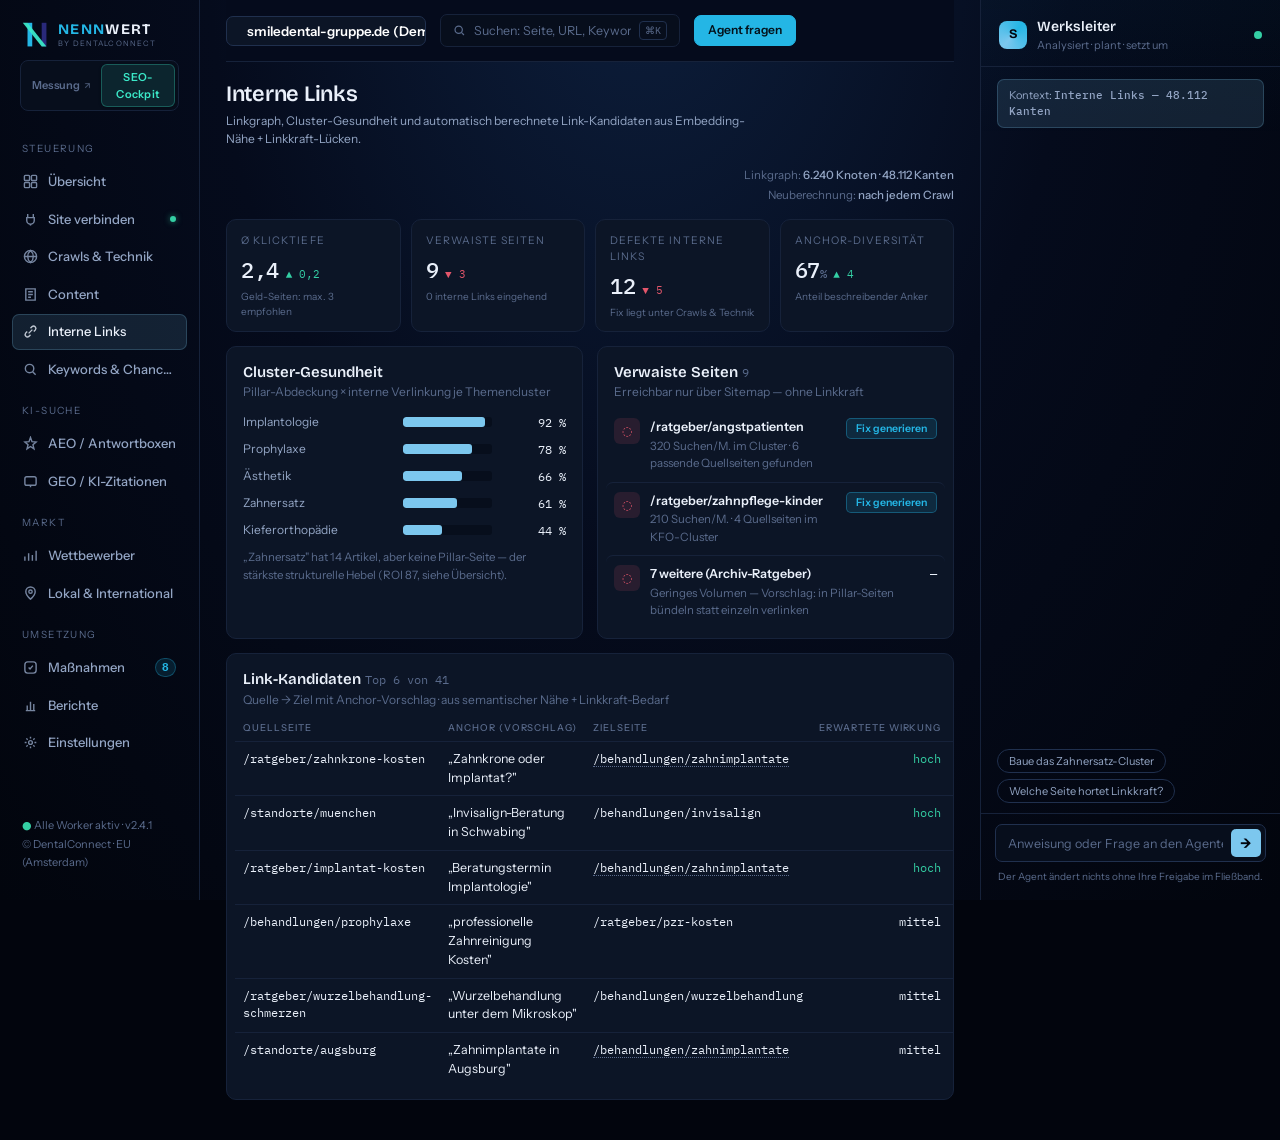
<file: links.html>
<!DOCTYPE html>
<html lang="de" data-theme="dark">
<head>
<meta charset="UTF-8">
<meta name="viewport" content="width=device-width, initial-scale=1.0">
<title>NENNWERT SEO-Cockpit — Interne Links</title>
<link rel="preconnect" href="https://fonts.googleapis.com">
<link rel="preconnect" href="https://fonts.gstatic.com" crossorigin>
<link href="https://fonts.googleapis.com/css2?family=Bricolage+Grotesque:opsz,wght@12..96,500;12..96,600;12..96,700&family=Instrument+Sans:wght@400;500;600&family=IBM+Plex+Mono:wght@400;500&display=swap" rel="stylesheet">
<link rel="stylesheet" href="assets/werk.css">
</head>
<body>
<div class="app">
  <nav class="nav" id="navRoot" aria-label="Hauptnavigation"></nav>

  <main class="main">
    <div class="topbar" id="topbarRoot"></div>

    <header class="page-head">
      <div>
        <h1>Interne Links</h1>
        <div class="lede">Linkgraph, Cluster-Gesundheit und automatisch berechnete Link-Kandidaten aus Embedding-Nähe + Linkkraft-Lücken.</div>
      </div>
      <div class="page-meta">Linkgraph: <b>6.240 Knoten · 48.112 Kanten</b><br>Neuberechnung: <b>nach jedem Crawl</b></div>
    </header>

    <section class="scores four" aria-label="Kennzahlen">
      <div class="score"><div class="score-label">Ø Klicktiefe</div><div class="score-row"><span class="score-val">2,4</span><span class="score-delta up">▲ 0,2</span></div><div class="score-vs">Geld-Seiten: max. 3 empfohlen</div></div>
      <div class="score"><div class="score-label">Verwaiste Seiten</div><div class="score-row"><span class="score-val">9</span><span class="score-delta down">▼ 3</span></div><div class="score-vs">0 interne Links eingehend</div></div>
      <div class="score"><div class="score-label">Defekte interne Links</div><div class="score-row"><span class="score-val">12</span><span class="score-delta down">▼ 5</span></div><div class="score-vs">Fix liegt unter Crawls &amp; Technik</div></div>
      <div class="score"><div class="score-label">Anchor-Diversität</div><div class="score-row"><span class="score-val">67<small>%</small></span><span class="score-delta up">▲ 4</span></div><div class="score-vs">Anteil beschreibender Anker</div></div>
    </section>

    <div class="duo-even">
      <section class="panel" aria-label="Cluster-Gesundheit">
        <div class="panel-head"><div><div class="panel-title">Cluster-Gesundheit</div><div class="panel-sub">Pillar-Abdeckung × interne Verlinkung je Themencluster</div></div></div>
        <div class="panel-body"><div class="hbars" id="cluster"></div>
          <div style="font-size:11.5px;color:var(--ink-3);margin-top:10px">„Zahnersatz" hat 14 Artikel, aber keine Pillar-Seite — der stärkste strukturelle Hebel (ROI 87, siehe Übersicht).</div>
        </div>
      </section>

      <section class="panel" aria-label="Verwaiste Seiten">
        <div class="panel-head"><div><div class="panel-title">Verwaiste Seiten <span class="cnt">9</span></div><div class="panel-sub">Erreichbar nur über Sitemap — ohne Linkkraft</div></div></div>
        <div class="list">
          <div class="li"><div class="li-ico ico-crit">◌</div><div class="li-body"><div class="li-title">/ratgeber/angstpatienten</div><div class="li-sub">320 Suchen/M. im Cluster · 6 passende Quellseiten gefunden</div></div><div class="li-side"><button class="fixbtn" data-fix="Links" data-title="Angstpatienten anbinden (6 Links)" data-url="/ratgeber/angstpatienten">Fix generieren</button></div></div>
          <div class="li"><div class="li-ico ico-crit">◌</div><div class="li-body"><div class="li-title">/ratgeber/zahnpflege-kinder</div><div class="li-sub">210 Suchen/M. · 4 Quellseiten im KFO-Cluster</div></div><div class="li-side"><button class="fixbtn" data-fix="Links" data-title="Zahnpflege-Kinder anbinden (4 Links)" data-url="/ratgeber/zahnpflege-kinder">Fix generieren</button></div></div>
          <div class="li"><div class="li-ico ico-crit">◌</div><div class="li-body"><div class="li-title">7 weitere (Archiv-Ratgeber)</div><div class="li-sub">Geringes Volumen — Vorschlag: in Pillar-Seiten bündeln statt einzeln verlinken</div></div><div class="li-side"><span class="roi">—</span></div></div>
        </div>
      </section>
    </div>

    <section class="panel" aria-label="Link-Kandidaten">
      <div class="panel-head"><div><div class="panel-title">Link-Kandidaten <span class="cnt">Top 6 von 41</span></div><div class="panel-sub">Quelle → Ziel mit Anchor-Vorschlag · aus semantischer Nähe + Linkkraft-Bedarf</div></div></div>
      <div class="tblwrap">
        <table class="tbl">
          <thead><tr><th>Quellseite</th><th>Anchor (Vorschlag)</th><th>Zielseite</th><th style="text-align:right">Erwartete Wirkung</th><th></th></tr></thead>
          <tbody>
            <tr><td class="mono">/ratgeber/zahnkrone-kosten</td><td>„Zahnkrone oder Implantat?"</td><td class="mono"><a href="url-detail.html">/behandlungen/zahnimplantate</a></td><td class="num tr-up">hoch</td><td><button class="fixbtn" data-fix="Links" data-title="Link Zahnkrone→Implantate" data-url="/ratgeber/zahnkrone-kosten">Fix generieren</button></td></tr>
            <tr><td class="mono">/standorte/muenchen</td><td>„Invisalign-Beratung in Schwabing"</td><td class="mono">/behandlungen/invisalign</td><td class="num tr-up">hoch</td><td><button class="fixbtn" data-fix="Links" data-title="Link München→Invisalign" data-url="/standorte/muenchen">Fix generieren</button></td></tr>
            <tr><td class="mono">/ratgeber/implantat-kosten</td><td>„Beratungstermin Implantologie"</td><td class="mono"><a href="url-detail.html">/behandlungen/zahnimplantate</a></td><td class="num tr-up">hoch</td><td><button class="fixbtn" data-fix="Links" data-title="Link Implantat-Kosten→Behandlung" data-url="/ratgeber/implantat-kosten">Fix generieren</button></td></tr>
            <tr><td class="mono">/behandlungen/prophylaxe</td><td>„professionelle Zahnreinigung Kosten"</td><td class="mono">/ratgeber/pzr-kosten</td><td class="num">mittel</td><td><button class="fixbtn" data-fix="Links" data-title="Link Prophylaxe→PZR-Kosten" data-url="/behandlungen/prophylaxe">Fix generieren</button></td></tr>
            <tr><td class="mono">/ratgeber/wurzelbehandlung-schmerzen</td><td>„Wurzelbehandlung unter dem Mikroskop"</td><td class="mono">/behandlungen/wurzelbehandlung</td><td class="num">mittel</td><td><button class="fixbtn" data-fix="Links" data-title="Link Schmerzen→Wurzelbehandlung" data-url="/ratgeber/wurzelbehandlung-schmerzen">Fix generieren</button></td></tr>
            <tr><td class="mono">/standorte/augsburg</td><td>„Zahnimplantate in Augsburg"</td><td class="mono"><a href="url-detail.html">/behandlungen/zahnimplantate</a></td><td class="num">mittel</td><td><button class="fixbtn" data-fix="Links" data-title="Link Augsburg→Implantate" data-url="/standorte/augsburg">Fix generieren</button></td></tr>
          </tbody>
        </table>
      </div>
    </section>
  </main>

  <aside class="dock" id="dockRoot" aria-label="KI-Agent"></aside>
</div>

<script src="assets/werk.js"></script>
<script>
WERK.init({
  page: "links",
  dock: {
    context: "Interne Links — 48.112 Kanten",
    chips: ["Baue das Zahnersatz-Cluster", "Welche Seite hortet Linkkraft?"],
    canned: {
      "baue das zahnersatz-cluster": "Plan: (1) Pillar-Seite „Zahnersatz-Ratgeber“ als Entwurf generieren, (2) die 14 bestehenden Artikel mit je 1–2 Links an die Pillar anbinden, (3) Pillar in die Hauptnavigation. Schritt 1 lege ich als Seiten-Entwurf ins Fließband, Schritt 2 als Link-Serie — beides einzeln freigebbar.",
      "welche seite hortet linkkraft?": "/ratgeber/zahnschmerzen sammelt 8 % der internen Linkkraft (Footer-Link von jeder Seite), konvertiert aber kaum. Empfehlung: Footer-Link entfernen und die Kraft über 3 kontextuelle Links auf Geld-Seiten umleiten — Vorschlag liegt bereit.",
    },
  },
});
WERK.hbars(document.getElementById("cluster"), [
  { label: "Implantologie", val: 92, max: 100, display: "92 %" },
  { label: "Prophylaxe", val: 78, max: 100, display: "78 %" },
  { label: "Ästhetik", val: 66, max: 100, display: "66 %" },
  { label: "Zahnersatz", val: 61, max: 100, display: "61 %" },
  { label: "Kieferorthopädie", val: 44, max: 100, display: "44 %" },
]);
WERK.bindFixButtons();
</script>
</body>
</html>
</file>
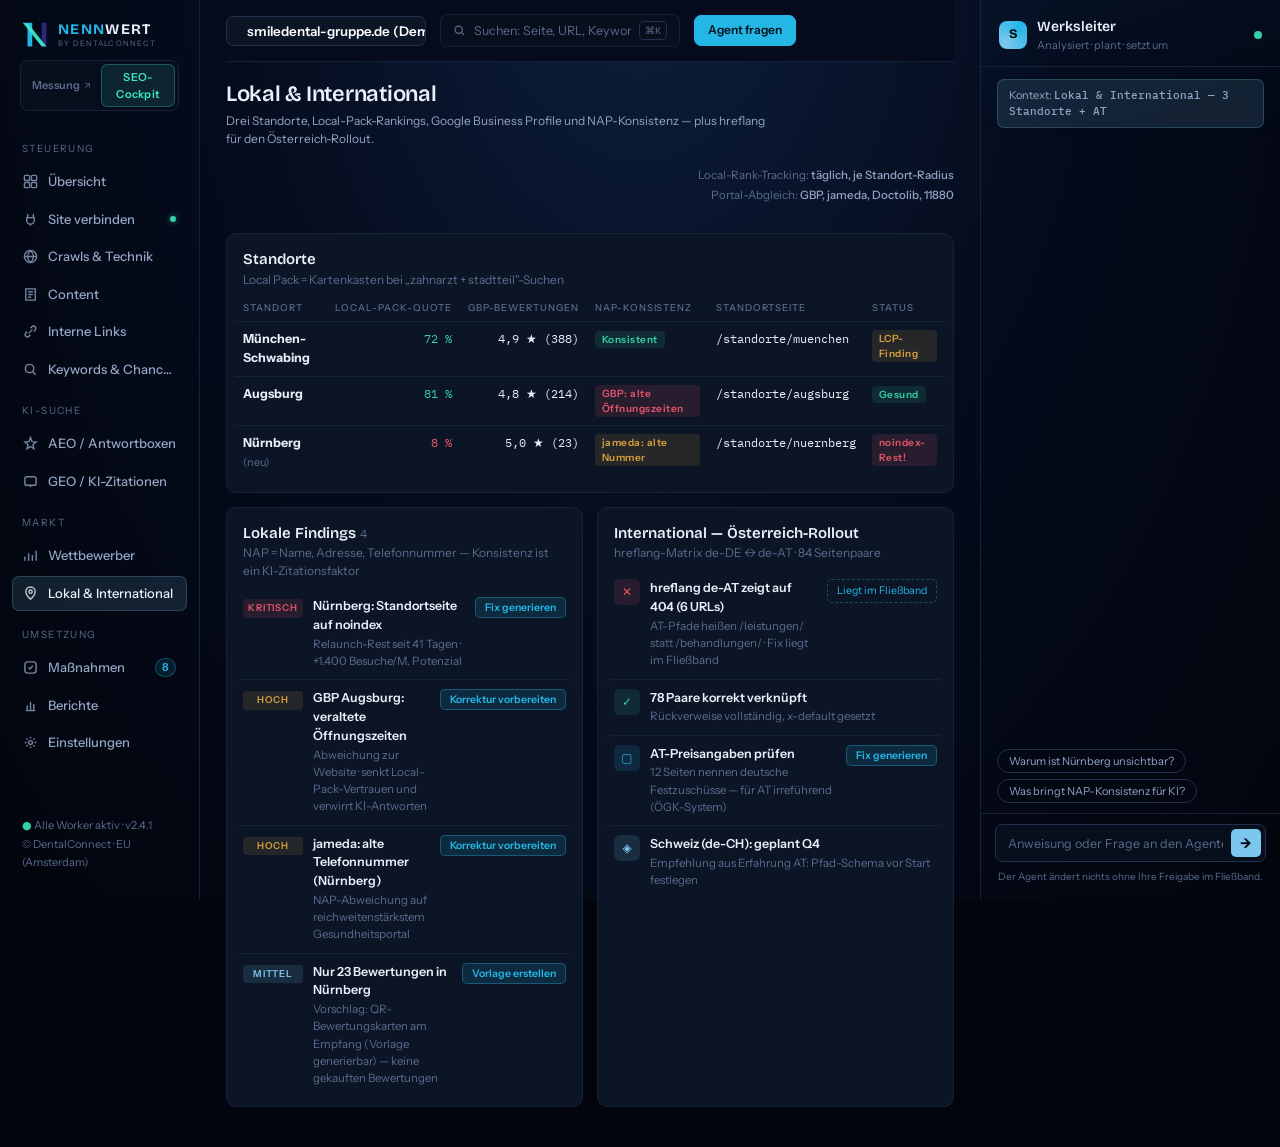
<file: lokal.html>
<!DOCTYPE html>
<html lang="de" data-theme="dark">
<head>
<meta charset="UTF-8">
<meta name="viewport" content="width=device-width, initial-scale=1.0">
<title>NENNWERT SEO-Cockpit — Lokal &amp; International</title>
<link rel="preconnect" href="https://fonts.googleapis.com">
<link rel="preconnect" href="https://fonts.gstatic.com" crossorigin>
<link href="https://fonts.googleapis.com/css2?family=Bricolage+Grotesque:opsz,wght@12..96,500;12..96,600;12..96,700&family=Instrument+Sans:wght@400;500;600&family=IBM+Plex+Mono:wght@400;500&display=swap" rel="stylesheet">
<link rel="stylesheet" href="assets/werk.css">
</head>
<body>
<div class="app">
  <nav class="nav" id="navRoot" aria-label="Hauptnavigation"></nav>

  <main class="main">
    <div class="topbar" id="topbarRoot"></div>

    <header class="page-head">
      <div>
        <h1>Lokal &amp; International</h1>
        <div class="lede">Drei Standorte, Local-Pack-Rankings, Google Business Profile und NAP-Konsistenz — plus hreflang für den Österreich-Rollout.</div>
      </div>
      <div class="page-meta">Local-Rank-Tracking: <b>täglich, je Standort-Radius</b><br>Portal-Abgleich: <b>GBP, jameda, Doctolib, 11880</b></div>
    </header>

    <section class="panel" aria-label="Standorte">
      <div class="panel-head"><div><div class="panel-title">Standorte</div><div class="panel-sub">Local Pack = Kartenkasten bei „zahnarzt + stadtteil"-Suchen</div></div></div>
      <div class="tblwrap">
        <table class="tbl">
          <thead><tr><th>Standort</th><th style="text-align:right">Local-Pack-Quote</th><th style="text-align:right">GBP-Bewertungen</th><th>NAP-Konsistenz</th><th>Standortseite</th><th>Status</th></tr></thead>
          <tbody>
            <tr><td><b>München-Schwabing</b></td><td class="num tr-up">72 %</td><td class="num">4,9 ★ (388)</td><td><span class="tag tag-good">Konsistent</span></td><td class="mono">/standorte/muenchen</td><td><span class="tag tag-warn">LCP-Finding</span></td></tr>
            <tr><td><b>Augsburg</b></td><td class="num tr-up">81 %</td><td class="num">4,8 ★ (214)</td><td><span class="tag tag-crit">GBP: alte Öffnungszeiten</span></td><td class="mono">/standorte/augsburg</td><td><span class="tag tag-good">Gesund</span></td></tr>
            <tr><td><b>Nürnberg</b> <span style="color:var(--ink-3);font-size:11px">(neu)</span></td><td class="num tr-dn">8 %</td><td class="num">5,0 ★ (23)</td><td><span class="tag tag-warn">jameda: alte Nummer</span></td><td class="mono">/standorte/nuernberg</td><td><span class="tag tag-crit">noindex-Rest!</span></td></tr>
          </tbody>
        </table>
      </div>
    </section>

    <div class="duo-even">
      <section class="panel" aria-label="Lokale Findings">
        <div class="panel-head"><div><div class="panel-title">Lokale Findings <span class="cnt">4</span></div><div class="panel-sub">NAP = Name, Adresse, Telefonnummer — Konsistenz ist ein KI-Zitationsfaktor</div></div></div>
        <div class="list">
          <div class="li"><span class="li-sev sev-crit">Kritisch</span><div class="li-body"><div class="li-title">Nürnberg: Standortseite auf noindex</div><div class="li-sub">Relaunch-Rest seit 41 Tagen · +1.400 Besuche/M. Potenzial</div></div><div class="li-side"><button class="fixbtn" data-fix="Technik" data-title="Nürnberg: noindex entfernen" data-url="/standorte/nuernberg">Fix generieren</button></div></div>
          <div class="li"><span class="li-sev sev-hoch">Hoch</span><div class="li-body"><div class="li-title">GBP Augsburg: veraltete Öffnungszeiten</div><div class="li-sub">Abweichung zur Website · senkt Local-Pack-Vertrauen und verwirrt KI-Antworten</div></div><div class="li-side"><button class="fixbtn" data-fix="Lokal" data-title="GBP Augsburg: Öffnungszeiten korrigieren">Korrektur vorbereiten</button></div></div>
          <div class="li"><span class="li-sev sev-hoch">Hoch</span><div class="li-body"><div class="li-title">jameda: alte Telefonnummer (Nürnberg)</div><div class="li-sub">NAP-Abweichung auf reichweitenstärkstem Gesundheitsportal</div></div><div class="li-side"><button class="fixbtn" data-fix="Lokal" data-title="jameda Nürnberg: Nummer korrigieren">Korrektur vorbereiten</button></div></div>
          <div class="li"><span class="li-sev sev-mittel">Mittel</span><div class="li-body"><div class="li-title">Nur 23 Bewertungen in Nürnberg</div><div class="li-sub">Vorschlag: QR-Bewertungskarten am Empfang (Vorlage generierbar) — keine gekauften Bewertungen</div></div><div class="li-side"><button class="fixbtn" data-fix="Lokal" data-title="Bewertungskarten-Vorlage Nürnberg">Vorlage erstellen</button></div></div>
        </div>
      </section>

      <section class="panel" aria-label="International">
        <div class="panel-head"><div><div class="panel-title">International — Österreich-Rollout</div><div class="panel-sub">hreflang-Matrix de-DE ↔ de-AT · 84 Seitenpaare</div></div></div>
        <div class="list">
          <div class="li"><div class="li-ico ico-crit">✕</div><div class="li-body"><div class="li-title">hreflang de-AT zeigt auf 404 (6 URLs)</div><div class="li-sub">AT-Pfade heißen /leistungen/ statt /behandlungen/ · Fix liegt im Fließband</div></div><div class="li-side"><span class="inband">Liegt im Fließband</span></div></div>
          <div class="li"><div class="li-ico ico-good">✓</div><div class="li-body"><div class="li-title">78 Paare korrekt verknüpft</div><div class="li-sub">Rückverweise vollständig, x-default gesetzt</div></div></div>
          <div class="li"><div class="li-ico ico-act">▢</div><div class="li-body"><div class="li-title">AT-Preisangaben prüfen</div><div class="li-sub">12 Seiten nennen deutsche Festzuschüsse — für AT irreführend (ÖGK-System)</div></div><div class="li-side"><button class="fixbtn" data-fix="Content" data-title="AT-Preisangaben lokalisieren (12 Seiten)">Fix generieren</button></div></div>
          <div class="li"><div class="li-ico ico-meas">◈</div><div class="li-body"><div class="li-title">Schweiz (de-CH): geplant Q4</div><div class="li-sub">Empfehlung aus Erfahrung AT: Pfad-Schema vor Start festlegen</div></div></div>
        </div>
      </section>
    </div>
  </main>

  <aside class="dock" id="dockRoot" aria-label="KI-Agent"></aside>
</div>

<script src="assets/werk.js"></script>
<script>
WERK.init({
  page: "lokal",
  dock: {
    context: "Lokal &amp; International — 3 Standorte + AT",
    chips: ["Warum ist Nürnberg unsichtbar?", "Was bringt NAP-Konsistenz für KI?"],
    canned: {
      "warum ist nürnberg unsichtbar?": "Drei sich verstärkende Ursachen: Die Standortseite steht auf noindex (Relaunch-Rest), das GBP hat erst 23 Bewertungen, und jameda führt die alte Nummer — die NAP-Abweichung kostet Vertrauenssignale. Reihenfolge: noindex-Fix zuerst (sofort wirksam), dann NAP, dann Bewertungsaufbau. Alle drei Vorbereitungen liegen bereit.",
      "was bringt nap-konsistenz für ki?": "KI-Systeme gleichen Praxis-Fakten über mehrere Quellen ab. Widersprechen sich Website, GBP und jameda bei Nummer oder Zeiten, sinkt die Nennungswahrscheinlichkeit — oder schlimmer: die KI gibt die falsche Nummer aus. Das NENNWERT-Panel hat genau das 2× bei Nürnberg-Prompts beobachtet.",
    },
  },
});
WERK.bindFixButtons();
</script>
</body>
</html>
</file>
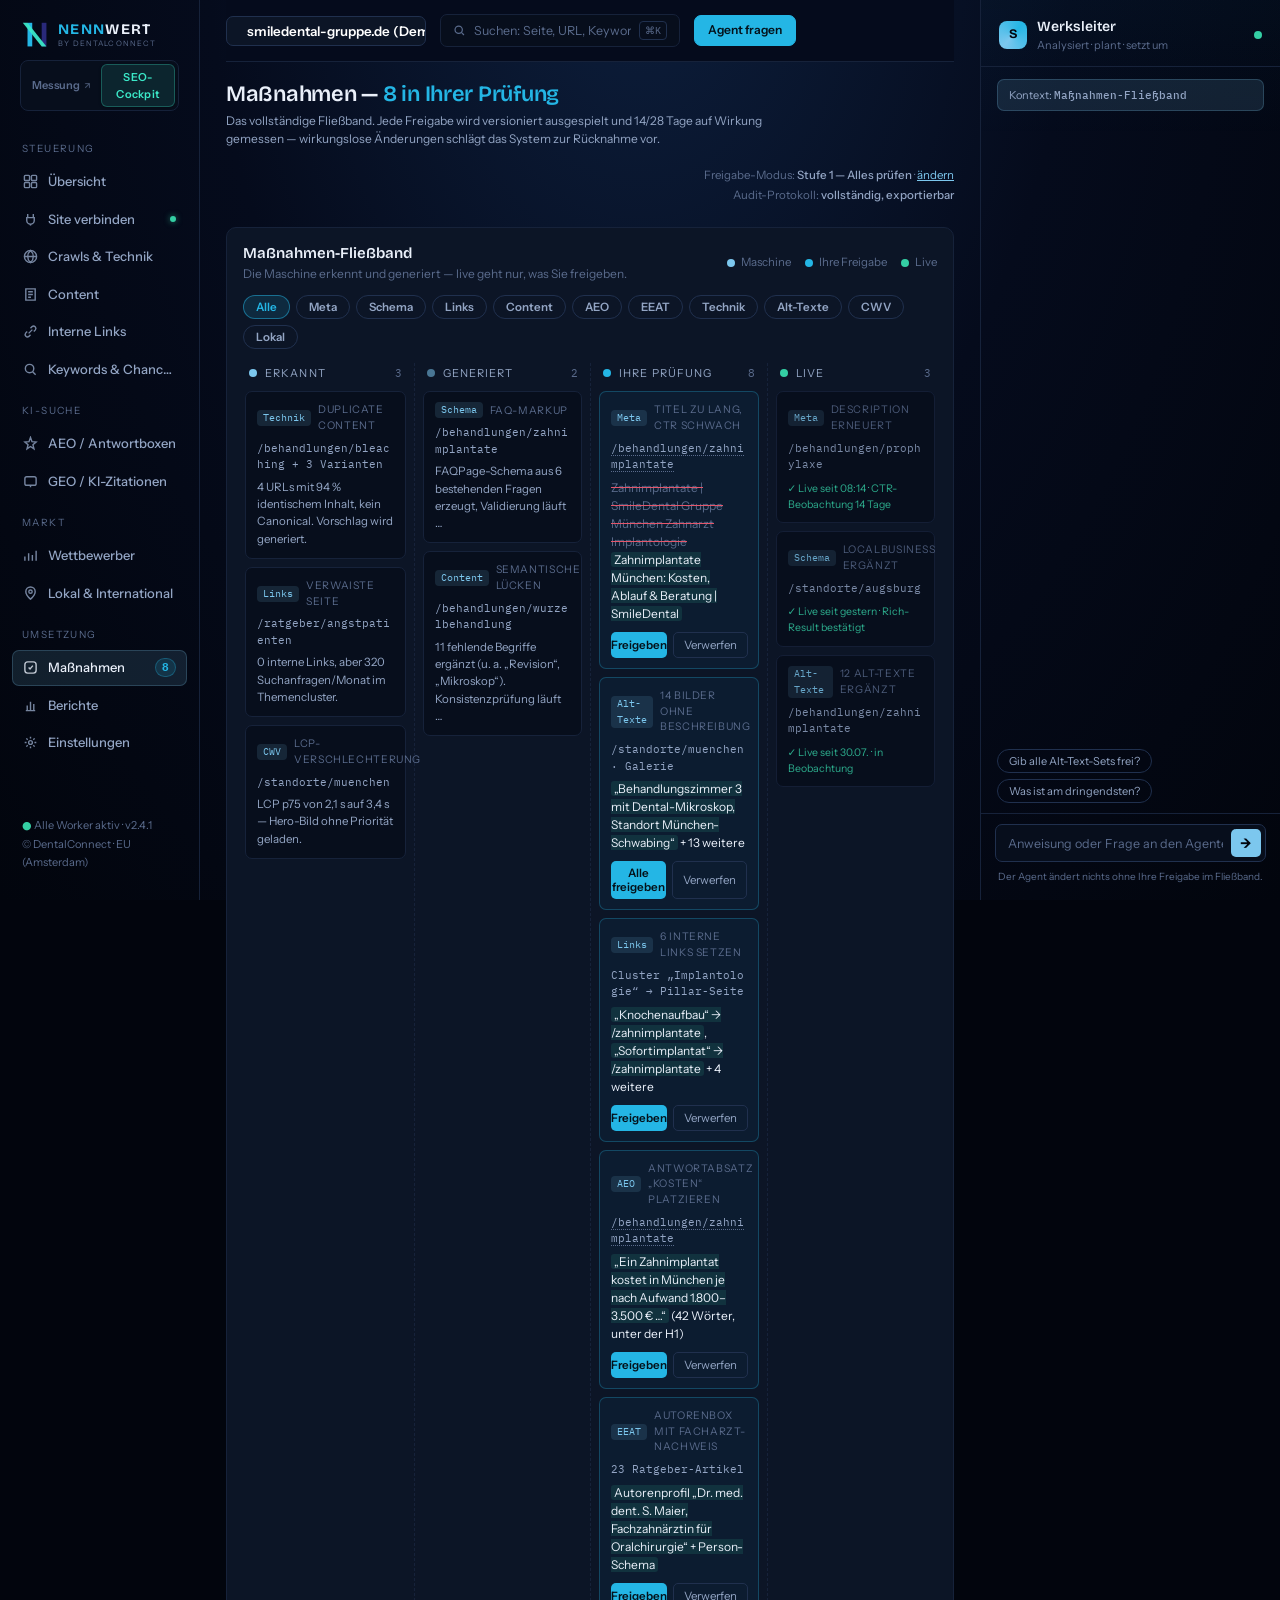
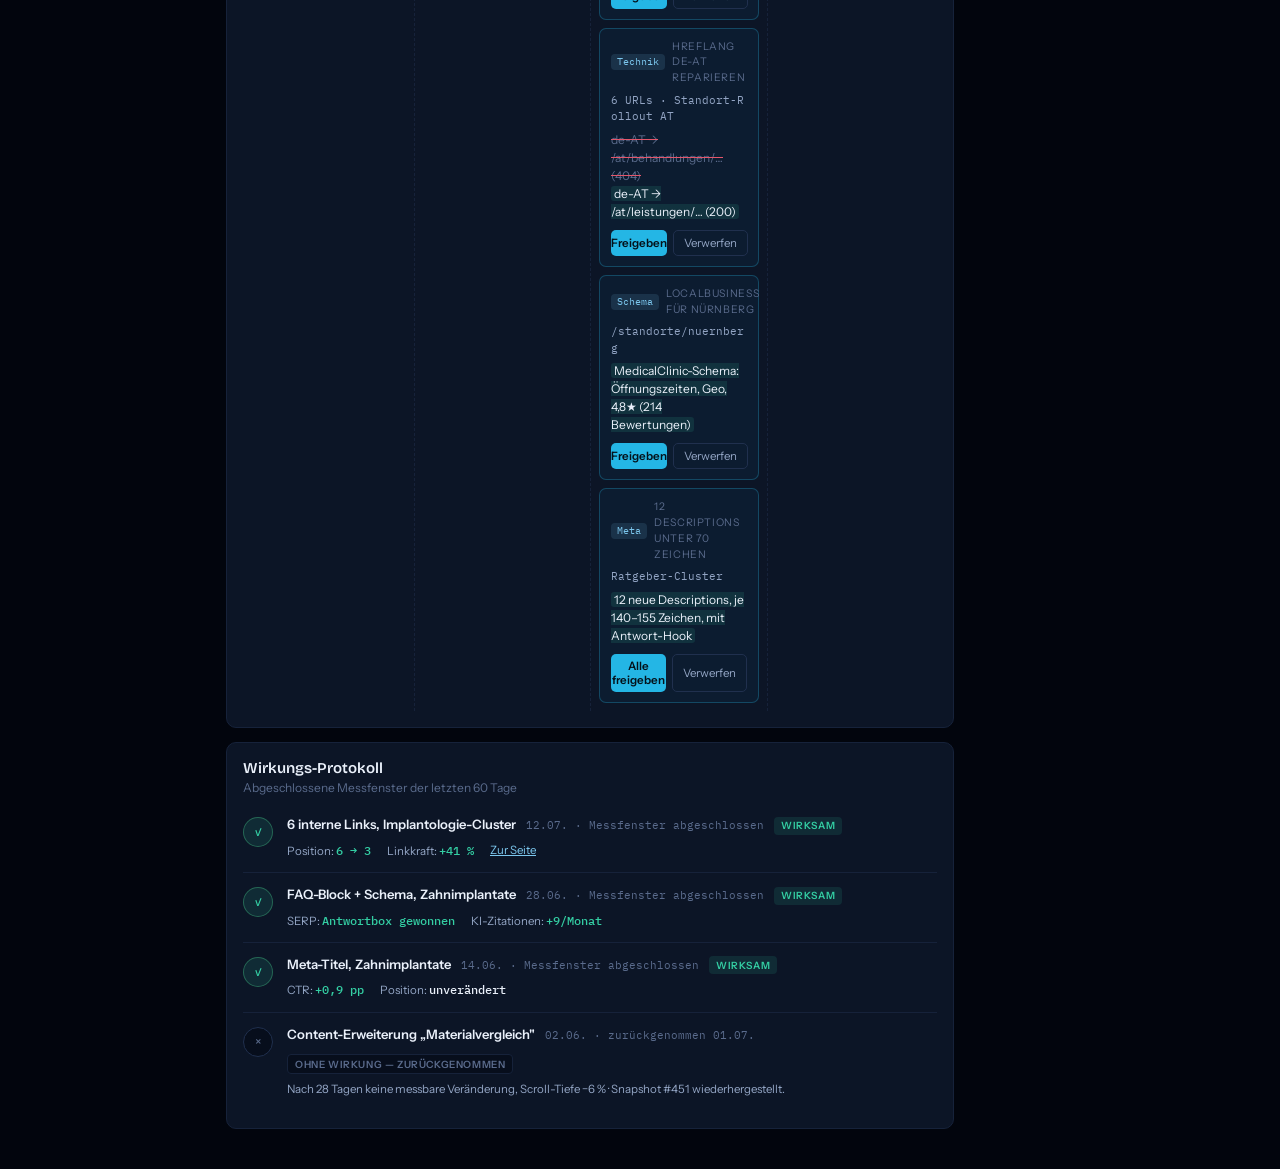
<file: massnahmen.html>
<!DOCTYPE html>
<html lang="de" data-theme="dark">
<head>
<meta charset="UTF-8">
<meta name="viewport" content="width=device-width, initial-scale=1.0">
<title>NENNWERT SEO-Cockpit — Maßnahmen</title>
<link rel="preconnect" href="https://fonts.googleapis.com">
<link rel="preconnect" href="https://fonts.gstatic.com" crossorigin>
<link href="https://fonts.googleapis.com/css2?family=Bricolage+Grotesque:opsz,wght@12..96,500;12..96,600;12..96,700&family=Instrument+Sans:wght@400;500;600&family=IBM+Plex+Mono:wght@400;500&display=swap" rel="stylesheet">
<link rel="stylesheet" href="assets/werk.css">
<style>
.typefilter { display: flex; gap: 6px; flex-wrap: wrap; padding: 12px 16px 0; }
.tf {
  border: 1px solid var(--line); background: transparent; color: var(--ink-2);
  border-radius: 20px; padding: 4px 12px; font-size: 11.5px; font-weight: 600;
}
.tf.active { border-color: rgba(36,182,229,.5); background: var(--act-dim); color: var(--act); }
</style>
</head>
<body>
<div class="app">
  <nav class="nav" id="navRoot" aria-label="Hauptnavigation"></nav>

  <main class="main">
    <div class="topbar" id="topbarRoot"></div>

    <header class="page-head">
      <div>
        <h1>Maßnahmen — <span class="await"><span data-pruefung-count>0</span> in Ihrer Prüfung</span></h1>
        <div class="lede">Das vollständige Fließband. Jede Freigabe wird versioniert ausgespielt und 14/28 Tage auf Wirkung gemessen — wirkungslose Änderungen schlägt das System zur Rücknahme vor.</div>
      </div>
      <div class="page-meta">Freigabe-Modus: <b id="pilotLabel">—</b> · <a href="einstellungen.html" style="color:var(--measure)">ändern</a><br>Audit-Protokoll: <b>vollständig, exportierbar</b></div>
    </header>

    <section class="panel" aria-label="Fließband" style="margin-top:8px">
      <div class="panel-head">
        <div>
          <div class="panel-title">Maßnahmen-Fließband</div>
          <div class="panel-sub">Die Maschine erkennt und generiert — live geht nur, was Sie freigeben.</div>
        </div>
        <div class="band-head-note">
          <span class="k"><i style="background:var(--measure)"></i> Maschine</span>
          <span class="k"><i style="background:var(--act)"></i> Ihre Freigabe</span>
          <span class="k"><i style="background:var(--good)"></i> Live</span>
        </div>
      </div>
      <div class="typefilter" id="typeFilter"></div>
      <div class="band" id="bandRoot"></div>
    </section>

    <section class="panel" aria-label="Wirkungs-Protokoll">
      <div class="panel-head"><div><div class="panel-title">Wirkungs-Protokoll</div><div class="panel-sub">Abgeschlossene Messfenster der letzten 60 Tage</div></div></div>
      <div class="hist">
        <div class="hentry">
          <div class="hmark live">✓</div>
          <div class="hbody">
            <div class="hrow1"><span class="htitle">6 interne Links, Implantologie-Cluster</span><span class="hdate">12.07. · Messfenster abgeschlossen</span><span class="hbadge works">Wirksam</span></div>
            <div class="himpact"><span>Position: <b class="pos">6 → 3</b></span><span>Linkkraft: <b class="pos">+41 %</b></span><span><a href="url-detail.html" style="color:var(--measure)">Zur Seite</a></span></div>
          </div>
        </div>
        <div class="hentry">
          <div class="hmark live">✓</div>
          <div class="hbody">
            <div class="hrow1"><span class="htitle">FAQ-Block + Schema, Zahnimplantate</span><span class="hdate">28.06. · Messfenster abgeschlossen</span><span class="hbadge works">Wirksam</span></div>
            <div class="himpact"><span>SERP: <b class="pos">Antwortbox gewonnen</b></span><span>KI-Zitationen: <b class="pos">+9/Monat</b></span></div>
          </div>
        </div>
        <div class="hentry">
          <div class="hmark live">✓</div>
          <div class="hbody">
            <div class="hrow1"><span class="htitle">Meta-Titel, Zahnimplantate</span><span class="hdate">14.06. · Messfenster abgeschlossen</span><span class="hbadge works">Wirksam</span></div>
            <div class="himpact"><span>CTR: <b class="pos">+0,9 pp</b></span><span>Position: <b>unverändert</b></span></div>
          </div>
        </div>
        <div class="hentry">
          <div class="hmark back">×</div>
          <div class="hbody">
            <div class="hrow1"><span class="htitle">Content-Erweiterung „Materialvergleich"</span><span class="hdate">02.06. · zurückgenommen 01.07.</span><span class="hbadge none">Ohne Wirkung — zurückgenommen</span></div>
            <div class="himpact"><span>Nach 28 Tagen keine messbare Veränderung, Scroll-Tiefe −6 % · Snapshot #451 wiederhergestellt.</span></div>
          </div>
        </div>
      </div>
    </section>
  </main>

  <aside class="dock" id="dockRoot" aria-label="KI-Agent"></aside>
</div>

<script src="assets/werk.js"></script>
<script>
WERK.init({
  page: "massnahmen",
  dock: {
    context: "Maßnahmen-Fließband",
    chips: ["Gib alle Alt-Text-Sets frei?", "Was ist am dringendsten?"],
    canned: {
      "gib alle alt-text-sets frei?": "Das kann nur Ihre Freigabe — ich darf nicht selbst freigeben. Aber: Alt-Texte sind als Bagatell-Typ markiert. Wenn Sie unter Einstellungen den Autopilot auf Stufe 2 stellen, gehen künftige Alt-Text-Sets automatisch live und erscheinen rückholbar im Protokoll.",
      "was ist am dringendsten?": "Der hreflang-Fix (de-AT → 404): Er blockiert den Österreich-Rollout und kostet täglich Vertrauen. Danach der robots-Konflikt aus Crawls &amp; Technik. Beide sind risikoarm und in Minuten ausgespielt.",
    },
  },
});

/* Typ-Filter über dem Fließband */
const TYPES = ["Alle", "Meta", "Schema", "Links", "Content", "AEO", "EEAT", "Technik", "Alt-Texte", "CWV", "Lokal"];
let activeType = "";
const tf = document.getElementById("typeFilter");
tf.innerHTML = TYPES.map((t) => '<button class="tf' + (t === "Alle" ? " active" : "") + '" data-t="' + (t === "Alle" ? "" : t) + '">' + t + "</button>").join("");
tf.querySelectorAll(".tf").forEach((b) =>
  b.addEventListener("click", () => {
    tf.querySelectorAll(".tf").forEach((x) => x.classList.remove("active"));
    b.classList.add("active");
    activeType = b.dataset.t;
    WERK.renderBand("bandRoot", activeType);
  })
);
WERK.renderBand("bandRoot");

/* Autopilot-Label aus dem Datenlayer */
const PILOT_NAMES = ["Beobachten", "Alles prüfen", "Bagatellen automatisch", "Autopilot mit Wächter"];
document.getElementById("pilotLabel").textContent =
  "Stufe " + WERK.store.autopilot.get() + " — " + PILOT_NAMES[WERK.store.autopilot.get()];
</script>
</body>
</html>
</file>
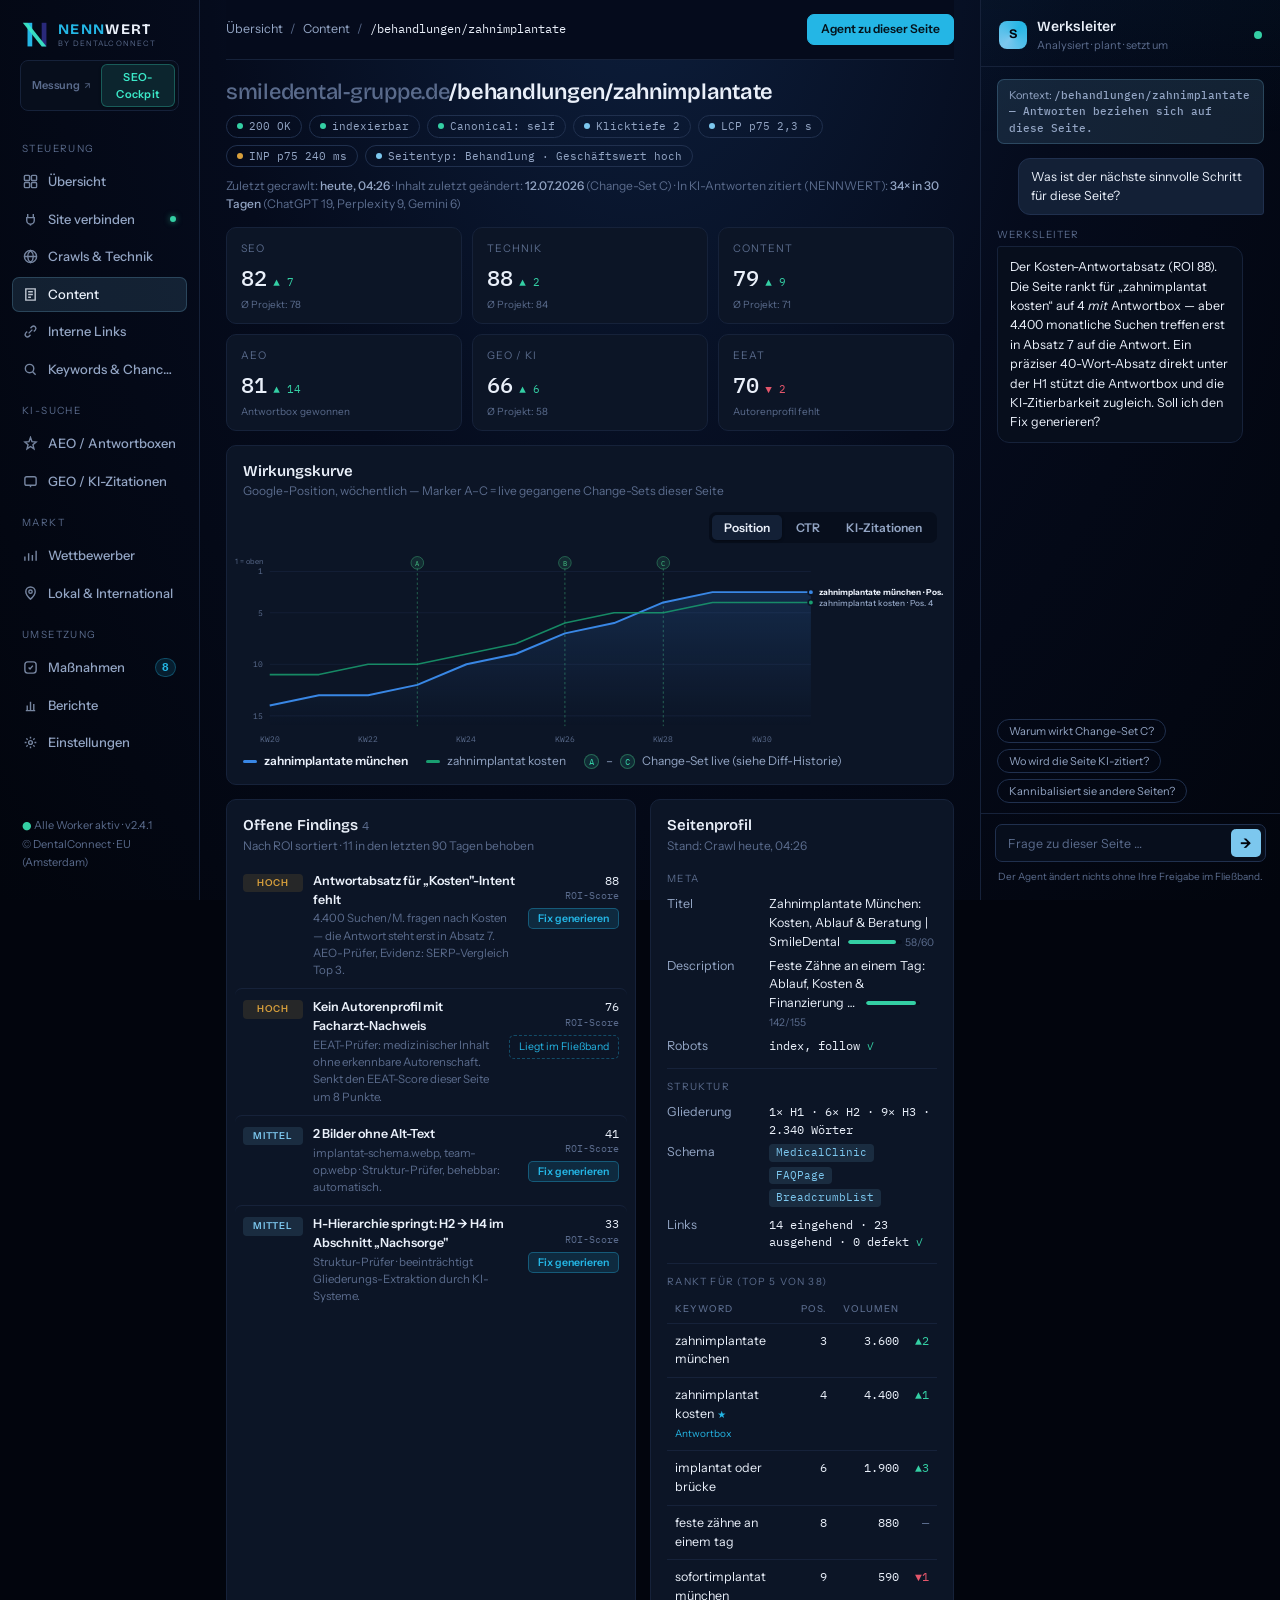
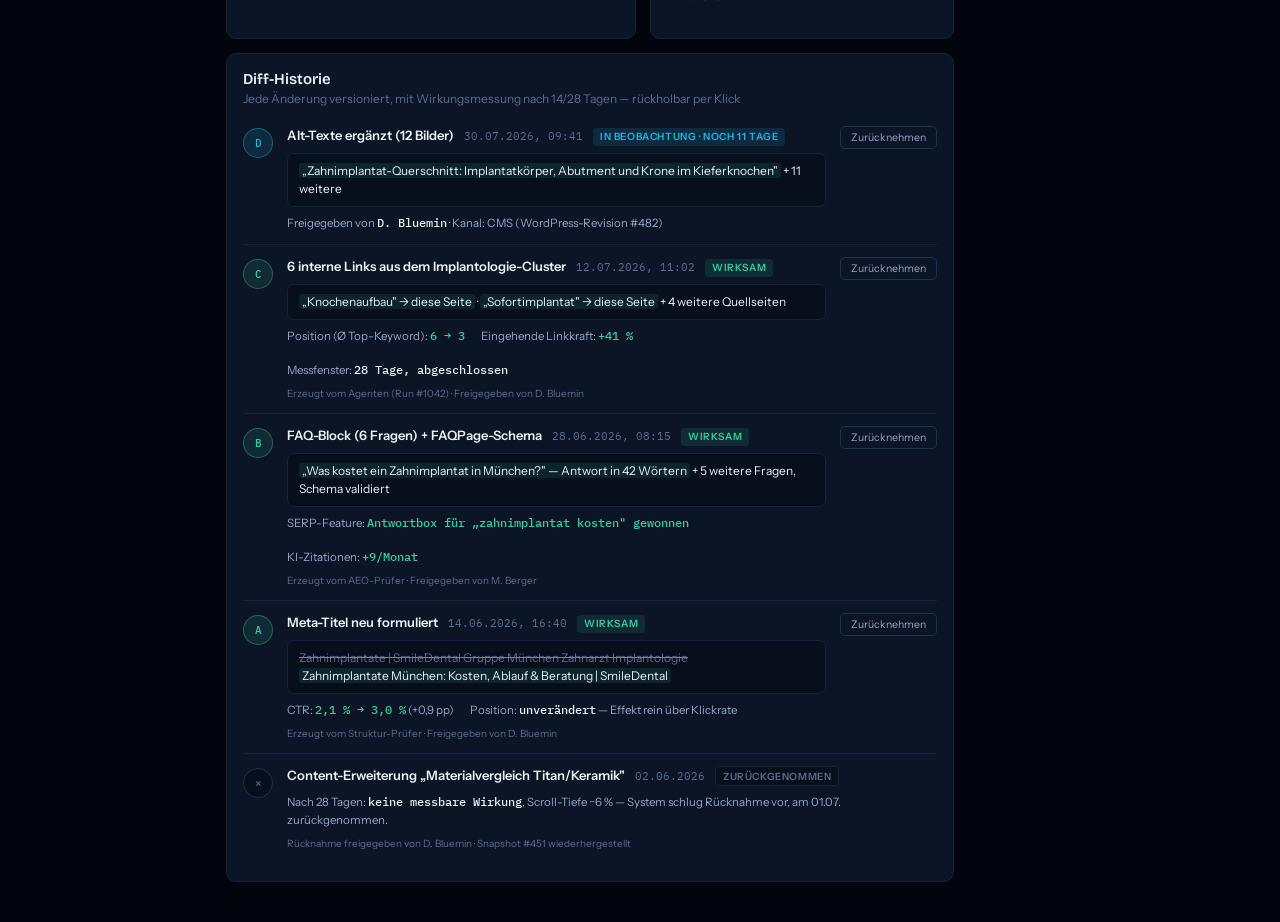
<file: url-detail.html>
<!DOCTYPE html>
<html lang="de" data-theme="dark">
<head>
<meta charset="UTF-8">
<meta name="viewport" content="width=device-width, initial-scale=1.0">
<title>NENNWERT SEO-Cockpit — /behandlungen/zahnimplantate</title>
<link rel="preconnect" href="https://fonts.googleapis.com">
<link rel="preconnect" href="https://fonts.gstatic.com" crossorigin>
<link href="https://fonts.googleapis.com/css2?family=Bricolage+Grotesque:opsz,wght@12..96,500;12..96,600;12..96,700&family=Instrument+Sans:wght@400;500;600&family=IBM+Plex+Mono:wght@400;500&display=swap" rel="stylesheet">
<link rel="stylesheet" href="assets/werk.css">
</head>
<body>
<div class="app">
  <nav class="nav" id="navRoot" aria-label="Hauptnavigation"></nav>

  <main class="main">
    <div class="topbar">
      <div class="crumbs">
        <a href="dashboard.html">Übersicht</a> <span>/</span>
        <a href="content.html">Content</a> <span>/</span>
        <span class="here">/behandlungen/zahnimplantate</span>
      </div>
      <span class="spacer"></span>
      <a class="btn btn-ghost" href="#" onclick="return false;">Seite öffnen ↗</a>
      <button class="btn btn-ghost">Neu crawlen</button>
      <button class="btn btn-primary" onclick="WERK.focusAgent()">Agent zu dieser Seite</button>
    </div>

    <header class="page-head" style="display:block">
      <h1><span class="host">smiledental-gruppe.de</span>/behandlungen/zahnimplantate</h1>
      <div class="chips">
        <span class="chip ok"><i></i>200 OK</span>
        <span class="chip ok"><i></i>indexierbar</span>
        <span class="chip ok"><i></i>Canonical: self</span>
        <span class="chip meas"><i></i>Klicktiefe 2</span>
        <span class="chip meas"><i></i>LCP p75 2,3 s</span>
        <span class="chip warn"><i></i>INP p75 240 ms</span>
        <span class="chip meas"><i></i>Seitentyp: Behandlung · Geschäftswert hoch</span>
      </div>
      <div class="head-meta" style="margin-top:10px;font-size:12px;color:var(--ink-3)">
        Zuletzt gecrawlt: <b style="color:var(--ink-2);font-weight:500">heute, 04:26</b> · Inhalt zuletzt geändert: <b style="color:var(--ink-2);font-weight:500">12.07.2026</b> (Change-Set C) ·
        In KI-Antworten zitiert (NENNWERT): <b style="color:var(--ink-2);font-weight:500">34× in 30 Tagen</b> (ChatGPT 19, Perplexity 9, Gemini 6)
      </div>
    </header>

    <section class="scores" aria-label="Scores dieser Seite">
      <div class="score"><div class="score-label">SEO</div><div class="score-row"><span class="score-val">82</span><span class="score-delta up">▲ 7</span></div><div class="score-vs">Ø Projekt: 78</div></div>
      <div class="score"><div class="score-label">Technik</div><div class="score-row"><span class="score-val">88</span><span class="score-delta up">▲ 2</span></div><div class="score-vs">Ø Projekt: 84</div></div>
      <div class="score"><div class="score-label">Content</div><div class="score-row"><span class="score-val">79</span><span class="score-delta up">▲ 9</span></div><div class="score-vs">Ø Projekt: 71</div></div>
      <div class="score"><div class="score-label">AEO</div><div class="score-row"><span class="score-val">81</span><span class="score-delta up">▲ 14</span></div><div class="score-vs">Antwortbox gewonnen</div></div>
      <div class="score"><div class="score-label">GEO / KI</div><div class="score-row"><span class="score-val">66</span><span class="score-delta up">▲ 6</span></div><div class="score-vs">Ø Projekt: 58</div></div>
      <div class="score"><div class="score-label">EEAT</div><div class="score-row"><span class="score-val">70</span><span class="score-delta down">▼ 2</span></div><div class="score-vs">Autorenprofil fehlt</div></div>
    </section>

    <section class="panel" aria-label="Wirkungskurve">
      <div class="panel-head">
        <div>
          <div class="panel-title">Wirkungskurve</div>
          <div class="panel-sub" id="chartSub">Google-Position, wöchentlich — Marker A–C = live gegangene Change-Sets dieser Seite</div>
        </div>
        <div class="tabs" role="tablist">
          <button class="tab active" data-metric="pos" role="tab">Position</button>
          <button class="tab" data-metric="ctr" role="tab">CTR</button>
          <button class="tab" data-metric="cite" role="tab">KI-Zitationen</button>
        </div>
      </div>
      <div class="chart-wrap" id="chartHost"></div>
      <div class="chart-legend" id="legend"></div>
    </section>

    <div class="duo">
      <section class="panel" aria-label="Offene Findings">
        <div class="panel-head">
          <div>
            <div class="panel-title">Offene Findings <span class="cnt">4</span></div>
            <div class="panel-sub">Nach ROI sortiert · 11 in den letzten 90 Tagen behoben</div>
          </div>
        </div>
        <div class="list">
          <div class="li">
            <span class="li-sev sev-hoch">Hoch</span>
            <div class="li-body">
              <div class="li-title">Antwortabsatz für „Kosten"-Intent fehlt</div>
              <div class="li-sub">4.400 Suchen/M. fragen nach Kosten — die Antwort steht erst in Absatz 7. AEO-Prüfer, Evidenz: SERP-Vergleich Top 3.</div>
            </div>
            <div class="li-side"><span class="roi">88<small>ROI-Score</small></span><button class="fixbtn" data-fix="AEO" data-title="Antwortabsatz „Kosten“ platzieren">Fix generieren</button></div>
          </div>
          <div class="li">
            <span class="li-sev sev-hoch">Hoch</span>
            <div class="li-body">
              <div class="li-title">Kein Autorenprofil mit Facharzt-Nachweis</div>
              <div class="li-sub">EEAT-Prüfer: medizinischer Inhalt ohne erkennbare Autorenschaft. Senkt den EEAT-Score dieser Seite um 8 Punkte.</div>
            </div>
            <div class="li-side"><span class="roi">76<small>ROI-Score</small></span><span class="inband">Liegt im Fließband</span></div>
          </div>
          <div class="li">
            <span class="li-sev sev-mittel">Mittel</span>
            <div class="li-body">
              <div class="li-title">2 Bilder ohne Alt-Text</div>
              <div class="li-sub">implantat-schema.webp, team-op.webp · Struktur-Prüfer, behebbar: automatisch.</div>
            </div>
            <div class="li-side"><span class="roi">41<small>ROI-Score</small></span><button class="fixbtn" data-fix="Alt-Texte" data-title="2 Alt-Texte ergänzen">Fix generieren</button></div>
          </div>
          <div class="li">
            <span class="li-sev sev-mittel">Mittel</span>
            <div class="li-body">
              <div class="li-title">H-Hierarchie springt: H2 → H4 im Abschnitt „Nachsorge"</div>
              <div class="li-sub">Struktur-Prüfer · beeinträchtigt Gliederungs-Extraktion durch KI-Systeme.</div>
            </div>
            <div class="li-side"><span class="roi">33<small>ROI-Score</small></span><button class="fixbtn" data-fix="Content" data-title="H-Hierarchie „Nachsorge“ korrigieren">Fix generieren</button></div>
          </div>
        </div>
      </section>

      <section class="panel" aria-label="Seitenprofil">
        <div class="panel-head">
          <div><div class="panel-title">Seitenprofil</div><div class="panel-sub">Stand: Crawl heute, 04:26</div></div>
        </div>
        <div class="prof">
          <div class="prof-sec">
            <div class="prof-label">Meta</div>
            <div class="kv"><span class="k">Titel</span><span class="v">Zahnimplantate München: Kosten, Ablauf &amp; Beratung | SmileDental<span class="lenbar"><i style="width:88%"></i></span> <span style="color:var(--ink-3);font-size:10.5px">58/60</span></span></div>
            <div class="kv"><span class="k">Description</span><span class="v">Feste Zähne an einem Tag: Ablauf, Kosten &amp; Finanzierung … <span class="lenbar"><i style="width:92%"></i></span> <span style="color:var(--ink-3);font-size:10.5px">142/155</span></span></div>
            <div class="kv"><span class="k">Robots</span><span class="v mono">index, follow <span class="ok-mark">✓</span></span></div>
          </div>
          <div class="prof-sec">
            <div class="prof-label">Struktur</div>
            <div class="kv"><span class="k">Gliederung</span><span class="v mono">1× H1 · 6× H2 · 9× H3 · 2.340 Wörter</span></div>
            <div class="kv"><span class="k">Schema</span><span class="v"><span class="schema-chip">MedicalClinic</span><span class="schema-chip">FAQPage</span><span class="schema-chip">BreadcrumbList</span></span></div>
            <div class="kv"><span class="k">Links</span><span class="v mono">14 eingehend · 23 ausgehend · 0 defekt <span class="ok-mark">✓</span></span></div>
          </div>
          <div class="prof-sec">
            <div class="prof-label">Rankt für (Top 5 von 38)</div>
            <table class="tbl">
              <thead><tr><th>Keyword</th><th style="text-align:right">Pos.</th><th style="text-align:right">Volumen</th><th></th></tr></thead>
              <tbody>
                <tr><td>zahnimplantate münchen</td><td class="num">3</td><td class="num">3.600</td><td class="num tr-up">▲2</td></tr>
                <tr><td>zahnimplantat kosten <span class="feat">★ Antwortbox</span></td><td class="num">4</td><td class="num">4.400</td><td class="num tr-up">▲1</td></tr>
                <tr><td>implantat oder brücke</td><td class="num">6</td><td class="num">1.900</td><td class="num tr-up">▲3</td></tr>
                <tr><td>feste zähne an einem tag</td><td class="num">8</td><td class="num">880</td><td class="num" style="color:var(--ink-3)">—</td></tr>
                <tr><td>sofortimplantat münchen</td><td class="num">9</td><td class="num">590</td><td class="num tr-dn">▼1</td></tr>
              </tbody>
            </table>
          </div>
        </div>
      </section>
    </div>

    <section class="panel" aria-label="Diff-Historie">
      <div class="panel-head">
        <div>
          <div class="panel-title">Diff-Historie</div>
          <div class="panel-sub">Jede Änderung versioniert, mit Wirkungsmessung nach 14/28 Tagen — rückholbar per Klick</div>
        </div>
      </div>
      <div class="hist">
        <div class="hentry">
          <div class="hmark watch">D</div>
          <div class="hbody">
            <div class="hrow1"><span class="htitle">Alt-Texte ergänzt (12 Bilder)</span><span class="hdate">30.07.2026, 09:41</span><span class="hbadge watch">In Beobachtung · noch 11 Tage</span></div>
            <div class="hdiff"><ins>„Zahnimplantat-Querschnitt: Implantatkörper, Abutment und Krone im Kieferknochen"</ins> + 11 weitere</div>
            <div class="himpact"><span>Freigegeben von <b>D. Bluemin</b> · Kanal: CMS (WordPress-Revision #482)</span></div>
          </div>
          <div class="hside"><button class="rollback" data-rollback>Zurücknehmen</button></div>
        </div>

        <div class="hentry">
          <div class="hmark live">C</div>
          <div class="hbody">
            <div class="hrow1"><span class="htitle">6 interne Links aus dem Implantologie-Cluster</span><span class="hdate">12.07.2026, 11:02</span><span class="hbadge works">Wirksam</span></div>
            <div class="hdiff"><ins>„Knochenaufbau" → diese Seite</ins> · <ins>„Sofortimplantat" → diese Seite</ins> + 4 weitere Quellseiten</div>
            <div class="himpact">
              <span>Position (Ø Top-Keyword): <b class="pos">6 → 3</b></span>
              <span>Eingehende Linkkraft: <b class="pos">+41 %</b></span>
              <span>Messfenster: <b>28 Tage, abgeschlossen</b></span>
            </div>
            <div class="himpact"><span class="hwho">Erzeugt vom Agenten (Run #1042) · Freigegeben von D. Bluemin</span></div>
          </div>
          <div class="hside"><button class="rollback" data-rollback>Zurücknehmen</button></div>
        </div>

        <div class="hentry">
          <div class="hmark live">B</div>
          <div class="hbody">
            <div class="hrow1"><span class="htitle">FAQ-Block (6 Fragen) + FAQPage-Schema</span><span class="hdate">28.06.2026, 08:15</span><span class="hbadge works">Wirksam</span></div>
            <div class="hdiff"><ins>„Was kostet ein Zahnimplantat in München?" — Antwort in 42 Wörtern</ins> + 5 weitere Fragen, Schema validiert</div>
            <div class="himpact">
              <span>SERP-Feature: <b class="pos">Antwortbox für „zahnimplantat kosten" gewonnen</b></span>
              <span>KI-Zitationen: <b class="pos">+9/Monat</b></span>
            </div>
            <div class="himpact"><span class="hwho">Erzeugt vom AEO-Prüfer · Freigegeben von M. Berger</span></div>
          </div>
          <div class="hside"><button class="rollback" data-rollback>Zurücknehmen</button></div>
        </div>

        <div class="hentry">
          <div class="hmark live">A</div>
          <div class="hbody">
            <div class="hrow1"><span class="htitle">Meta-Titel neu formuliert</span><span class="hdate">14.06.2026, 16:40</span><span class="hbadge works">Wirksam</span></div>
            <div class="hdiff"><del>Zahnimplantate | SmileDental Gruppe München Zahnarzt Implantologie</del><br><ins>Zahnimplantate München: Kosten, Ablauf &amp; Beratung | SmileDental</ins></div>
            <div class="himpact">
              <span>CTR: <b class="pos">2,1 % → 3,0 %</b> (+0,9 pp)</span>
              <span>Position: <b>unverändert</b> — Effekt rein über Klickrate</span>
            </div>
            <div class="himpact"><span class="hwho">Erzeugt vom Struktur-Prüfer · Freigegeben von D. Bluemin</span></div>
          </div>
          <div class="hside"><button class="rollback" data-rollback>Zurücknehmen</button></div>
        </div>

        <div class="hentry">
          <div class="hmark back">×</div>
          <div class="hbody">
            <div class="hrow1"><span class="htitle">Content-Erweiterung „Materialvergleich Titan/Keramik"</span><span class="hdate">02.06.2026</span><span class="hbadge none">Zurückgenommen</span></div>
            <div class="himpact">
              <span>Nach 28 Tagen: <b>keine messbare Wirkung</b>, Scroll-Tiefe −6 % — System schlug Rücknahme vor, am 01.07. zurückgenommen.</span>
            </div>
            <div class="himpact"><span class="hwho">Rücknahme freigegeben von D. Bluemin · Snapshot #451 wiederhergestellt</span></div>
          </div>
        </div>
      </div>
    </section>
  </main>

  <aside class="dock" id="dockRoot" aria-label="KI-Agent"></aside>
</div>

<script src="assets/werk.js"></script>
<script>
WERK.init({
  page: "content",
  dock: {
    context: "/behandlungen/zahnimplantate — Antworten beziehen sich auf diese Seite.",
    placeholder: "Frage zu dieser Seite …",
    seed:
      '<div class="msg msg-user">Was ist der nächste sinnvolle Schritt für diese Seite?</div>' +
      '<div class="msg msg-agent"><div class="who">Werksleiter</div><div class="bubble">Der Kosten-Antwortabsatz (ROI 88). Die Seite rankt für „zahnimplantat kosten“ auf 4 <i>mit</i> Antwortbox — aber 4.400 monatliche Suchen treffen erst in Absatz 7 auf die Antwort. Ein präziser 40-Wort-Absatz direkt unter der H1 stützt die Antwortbox und die KI-Zitierbarkeit zugleich. Soll ich den Fix generieren?</div></div>',
    chips: ["Warum wirkt Change-Set C?", "Wo wird die Seite KI-zitiert?", "Kannibalisiert sie andere Seiten?"],
    canned: {
      "warum wirkt change-set c?": "Die 6 neuen internen Links kamen von Seiten mit hoher Linkkraft im Implantologie-Cluster — die eingehende Linkkraft dieser Seite stieg um 41 %. Innerhalb von 3 Wochen zog das Top-Keyword von Position 6 auf 3. Die Attribution ist plausibel, weil im Messfenster keine andere Änderung an dieser Seite live ging.",
      "wo wird die seite ki-zitiert?": "34 Zitationen in 30 Tagen (NENNWERT-Panel): ChatGPT 19 (v. a. Kosten-Fragen), Perplexity 9 (verlinkt direkt auf den FAQ-Abschnitt), Gemini 6. Seit Change-Set B (FAQ + Schema) hat sich die Rate fast verdreifacht — die 42-Wort-Antwort wird wörtlich übernommen. Claude zitiert die Seite bisher nicht; dort dominiert implantate-muenchen.de.",
      "kannibalisiert sie andere seiten?": "Geringes Risiko: /ratgeber/implantat-kosten hat eine Embedding-Ähnlichkeit von 0,81 zu dieser Seite und rankte zeitweise für „zahnimplantat kosten“ auf Seite 2. Empfehlung: Der Ratgeber behält den informativen Longtail, diese Seite den kommerziellen Intent — dafür sollte der Ratgeber klar hierher verlinken. Soll ich das Change-Set vorbereiten?",
    },
  },
});

/* ==== Wirkungskurve ==== */
const WEEKS = ["KW20","KW21","KW22","KW23","KW24","KW25","KW26","KW27","KW28","KW29","KW30","KW31"];
const EVENTS = [
  { id: "A", idx: 3, label: "Meta-Titel" },
  { id: "B", idx: 6, label: "FAQ + Schema" },
  { id: "C", idx: 8, label: "Interne Links" },
];
const METRICS = {
  pos: {
    sub: "Google-Position, wöchentlich — Marker A–C = live gegangene Change-Sets dieser Seite",
    unit: "", invert: true, min: 1, max: 16, yTicks: [1, 5, 10, 15],
    series: [
      { name: "zahnimplantate münchen", hex: "#3987e5", vals: [14,13,13,12,10,9,7,6,4,3,3,3] },
      { name: "zahnimplantat kosten",   hex: "#199e70", vals: [11,11,10,10,9,8,6,5,5,4,4,4] },
    ],
  },
  ctr: {
    sub: "Klickrate in der Google-Suche (GSC), wöchentlich, in Prozent",
    unit: " %", invert: false, min: 0, max: 6, yTicks: null,
    series: [{ name: "Gesamt-CTR dieser Seite", hex: "#3987e5", vals: [2.0,2.1,2.1,2.2,2.9,3.0,3.4,3.6,3.9,4.3,4.4,4.5] }],
  },
  cite: {
    sub: "Zitationen dieser URL in KI-Antworten pro Woche (NENNWERT-Prompt-Panel, 4 Systeme)",
    unit: "", invert: false, min: 0, max: 12, yTicks: null,
    series: [{ name: "Zitationen/Woche", hex: "#3987e5", vals: [0,0,1,1,1,2,5,6,7,8,9,9] }],
  },
};
function cfgFor(key) {
  const m = METRICS[key];
  document.getElementById("chartSub").textContent = m.sub;
  renderLegend(m);
  return { labels: WEEKS, unit: m.unit, invert: m.invert, min: m.min, max: m.max, yTicks: m.yTicks, events: EVENTS, series: m.series, h: 250 };
}
function renderLegend(m) {
  WERK.legend(document.getElementById("legend"), m.series,
    '<span class="leg"><span class="ev">A</span>–<span class="ev">C</span> Change-Set live (siehe Diff-Historie)</span>');
}
const chart = WERK.chart(document.getElementById("chartHost"), cfgFor("pos"));
document.querySelectorAll(".tab").forEach((t) => t.addEventListener("click", () => {
  document.querySelectorAll(".tab").forEach((x) => x.classList.remove("active"));
  t.classList.add("active");
  chart.update(cfgFor(t.dataset.metric));
}));

/* ==== Fix generieren → Datenlayer (erscheint im Fließband) ==== */
document.querySelectorAll("[data-fix]").forEach((btn) =>
  btn.addEventListener("click", () => {
    btn.disabled = true;
    btn.textContent = "Wird generiert …";
    setTimeout(() => {
      WERK.store.add({
        stage: "pruefung", type: btn.dataset.fix, title: btn.dataset.title,
        url: "/behandlungen/zahnimplantate", detail: "url-detail.html",
        diff: "<ins>Vorschlag generiert — Details im Fließband prüfen</ins>",
      });
      const wrap = document.createElement("span");
      wrap.className = "inband";
      wrap.textContent = "Liegt im Fließband";
      btn.replaceWith(wrap);
      WERK.agentNote('Fix generiert und ins Fließband gelegt — <a href="massnahmen.html" style="color:var(--act)">dort freigeben</a>.');
    }, 900);
  })
);

/* ==== Rollback ==== */
document.querySelectorAll("[data-rollback]").forEach((btn) =>
  btn.addEventListener("click", () => {
    const entry = btn.closest(".hentry");
    const badge = entry.querySelector(".hbadge");
    badge.className = "hbadge none";
    badge.textContent = "Zurückgenommen";
    const mark = entry.querySelector(".hmark");
    mark.className = "hmark back";
    mark.textContent = "×";
    btn.replaceWith(Object.assign(document.createElement("span"), { className: "hwho", textContent: "Snapshot wiederhergestellt" }));
    WERK.agentNote("Change-Set zurückgenommen — der vorherige Snapshot ist wiederhergestellt und die Wirkungsmessung wurde beendet.");
  })
);
</script>
</body>
</html>
</file>
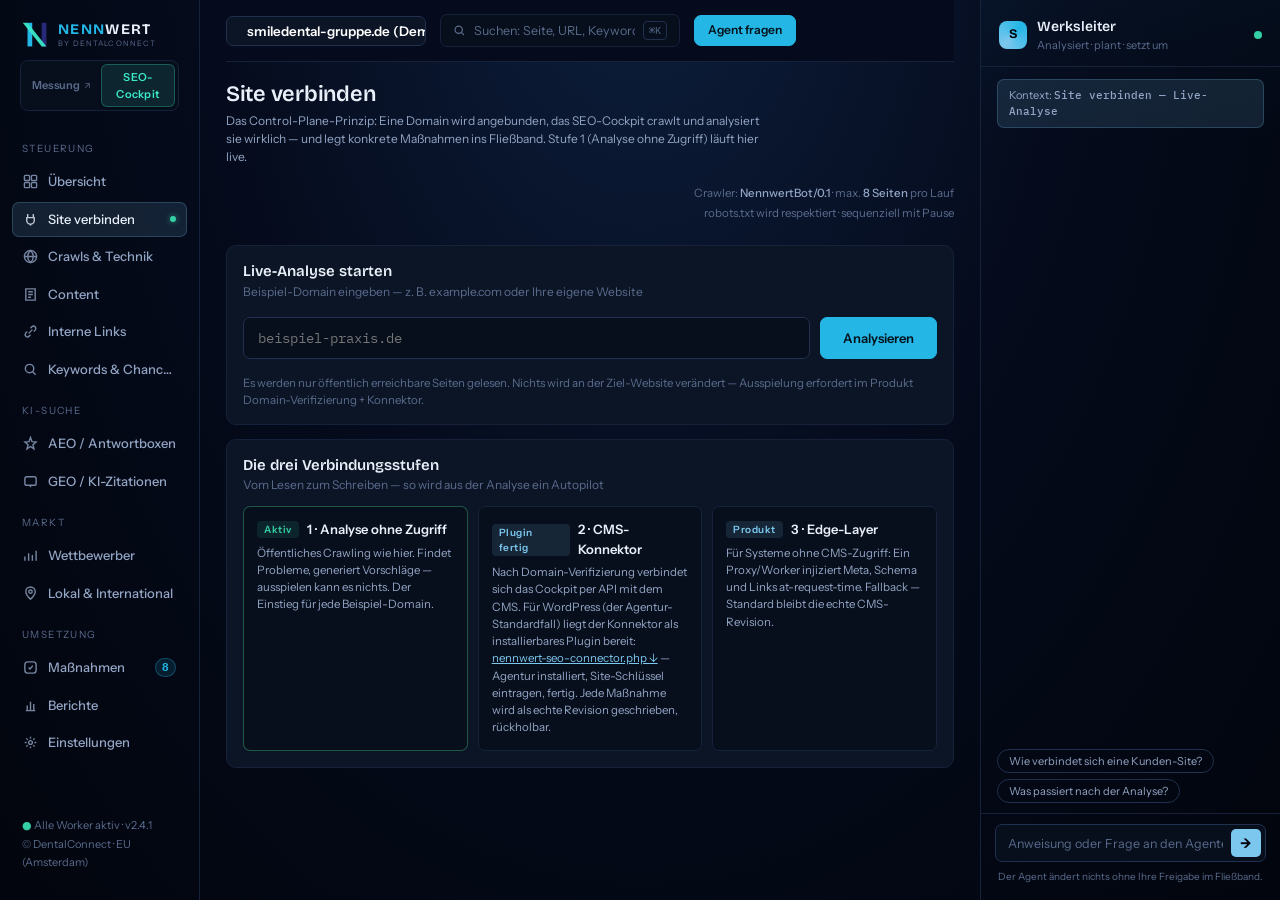
<file: verbinden.html>
<!DOCTYPE html>
<html lang="de" data-theme="dark">
<head>
<meta charset="UTF-8">
<meta name="viewport" content="width=device-width, initial-scale=1.0">
<title>NENNWERT SEO-Cockpit — Site verbinden (Live-Analyse)</title>
<link rel="preconnect" href="https://fonts.googleapis.com">
<link rel="preconnect" href="https://fonts.gstatic.com" crossorigin>
<link href="https://fonts.googleapis.com/css2?family=Bricolage+Grotesque:opsz,wght@12..96,500;12..96,600;12..96,700&family=Instrument+Sans:wght@400;500;600&family=IBM+Plex+Mono:wght@400;500&display=swap" rel="stylesheet">
<link rel="stylesheet" href="assets/werk.css">
<style>
.connect {
  display: flex; gap: 10px; padding: 16px; align-items: center; flex-wrap: wrap;
}
.connect input {
  flex: 1; min-width: 240px; background: var(--inset); border: 1px solid var(--line);
  border-radius: var(--r-sm); padding: 11px 14px; color: var(--ink);
  font-family: var(--font-mono); font-size: 13.5px; outline: 0;
}
.connect input:focus { border-color: var(--measure); }
.connect .btn-primary { padding: 11px 22px; font-size: 13px; }
.connect-note { padding: 0 16px 14px; font-size: 11.5px; color: var(--ink-3); }
.status {
  display: none; padding: 0 16px 16px; font-size: 12.5px; color: var(--ink-2);
  align-items: center; gap: 10px;
}
.status.show { display: flex; }
.status .pulse { width: 8px; height: 8px; border-radius: 50%; background: var(--measure); animation: pulse 1.2s ease-in-out infinite; flex: none; }
.status.err { color: var(--crit); }
.status.err .pulse { background: var(--crit); animation: none; }
#results { display: none; }
#results.show { display: block; }
.apihint {
  display: none; margin: 0 16px 16px; padding: 12px 14px; border-radius: var(--r-sm);
  background: var(--warn-dim); border: 1px solid rgba(217,160,60,.35); font-size: 12.5px; color: var(--ink-2);
}
.apihint.show { display: block; }
.apihint code { font-family: var(--font-mono); color: var(--act); background: var(--inset); padding: 1px 7px; border-radius: 4px; }
.way { display: grid; grid-template-columns: 1fr 1fr 1fr; gap: 10px; padding: 12px 16px 16px; }
.way-card { border: 1px solid var(--line-soft); border-radius: var(--r-sm); background: var(--inset); padding: 13px; }
.way-card.on { border-color: rgba(69,196,134,.4); }
.way-card .w-name { font-weight: 600; font-size: 13px; display: flex; gap: 8px; align-items: center; }
.way-card .w-desc { font-size: 11.5px; color: var(--ink-2); margin-top: 5px; line-height: 1.5; }
@media (max-width: 900px) { .way { grid-template-columns: 1fr; } }
.prop { margin-top: 6px; background: var(--inset); border: 1px solid var(--line-soft); border-radius: var(--r-sm); padding: 7px 10px; font-size: 12px; overflow-wrap: anywhere; max-height: 130px; overflow-y: auto; }
.prop del { color: var(--ink-3); text-decoration: line-through; text-decoration-color: var(--crit); }
.prop ins { color: var(--ink); text-decoration: none; background: var(--good-dim); border-radius: 3px; padding: 0 3px; }
</style>
</head>
<body>
<div class="app">
  <nav class="nav" id="navRoot" aria-label="Hauptnavigation"></nav>

  <main class="main">
    <div class="topbar" id="topbarRoot"></div>

    <header class="page-head">
      <div>
        <h1>Site verbinden</h1>
        <div class="lede">Das Control-Plane-Prinzip: Eine Domain wird angebunden, das SEO-Cockpit crawlt und analysiert sie wirklich — und legt konkrete Maßnahmen ins Fließband. Stufe 1 (Analyse ohne Zugriff) läuft hier live.</div>
      </div>
      <div class="page-meta">Crawler: <b>NennwertBot/0.1</b> · max. <b>8 Seiten</b> pro Lauf<br>robots.txt wird respektiert · sequenziell mit Pause</div>
    </header>

    <section class="panel" aria-label="Domain verbinden" style="margin-top:8px">
      <div class="panel-head"><div><div class="panel-title">Live-Analyse starten</div><div class="panel-sub">Beispiel-Domain eingeben — z.&thinsp;B. example.com oder Ihre eigene Website</div></div></div>
      <form class="connect" id="connectForm">
        <input id="domainInput" type="text" placeholder="beispiel-praxis.de" autocomplete="off" spellcheck="false">
        <button class="btn btn-primary" type="submit" id="goBtn">Analysieren</button>
      </form>
      <div class="connect-note">Es werden nur öffentlich erreichbare Seiten gelesen. Nichts wird an der Ziel-Website verändert — Ausspielung erfordert im Produkt Domain-Verifizierung + Konnektor.</div>
      <div class="status" id="status"><span class="pulse"></span><span id="statusText"></span></div>
      <div class="apihint" id="apiHint">
        Die Analyse-API läuft nur mit dem lokalen Server (GitHub Pages kann nicht crawlen).
        Lokal starten: <code>cd ~/seo-os && node server.js</code> → dann <code>http://localhost:8899/verbinden.html</code> öffnen.
      </div>
    </section>

    <div id="results">
      <section class="scores four" style="margin-top:14px" aria-label="Live-Scores">
        <div class="score"><div class="score-label">Technik</div><div class="score-row"><span class="score-val" id="sTechnik">–</span></div><div class="score-vs">aus echtem Crawl berechnet</div></div>
        <div class="score"><div class="score-label">Content</div><div class="score-row"><span class="score-val" id="sContent">–</span></div><div class="score-vs">Titel, Descriptions, Struktur, Alt-Texte</div></div>
        <div class="score"><div class="score-label">AEO-Bereitschaft</div><div class="score-row"><span class="score-val" id="sAeo">–</span></div><div class="score-vs">Quelle: Crawl — ob Antworten zitierfähig strukturiert sind</div></div>
        <div class="score"><div class="score-label">GEO-Bereitschaft</div><div class="score-row"><span class="score-val" id="sGeo">–</span></div><div class="score-vs">Quelle: Crawl — ob KI-Systeme lesen &amp; zitieren können. Ob sie es TUN, misst das NENNWERT-Panel.</div></div>
      </section>

      <section class="panel" aria-label="Site-Checks">
        <div class="panel-head"><div><div class="panel-title">Site-Checks <span class="cnt" id="hostLabel"></span></div><div class="panel-sub" id="metaLabel"></div></div></div>
        <div class="panel-body"><div class="chips" id="siteChips" style="margin-top:0"></div></div>
      </section>

      <section class="panel" aria-label="Gecrawlte Seiten">
        <div class="panel-head"><div><div class="panel-title">Gecrawlte Seiten <span class="cnt" id="pageCount"></span></div><div class="panel-sub">Echte Messwerte aus diesem Lauf</div></div></div>
        <div class="tblwrap"><table class="tbl">
          <thead><tr><th>URL</th><th style="text-align:right">Status</th><th style="text-align:right">Titel (Z.)</th><th style="text-align:right">Desc (Z.)</th><th style="text-align:right">H1</th><th style="text-align:right">Bilder o. Alt</th><th style="text-align:right">Wörter</th><th>Schema</th></tr></thead>
          <tbody id="pagesBody"></tbody>
        </table></div>
      </section>

      <section class="panel" aria-label="Findings">
        <div class="panel-head"><div><div class="panel-title">Findings <span class="cnt" id="findingCount"></span></div><div class="panel-sub">Jedes Finding mit generiertem Vorschlag — per Klick als Change-Set ins Fließband</div></div></div>
        <div class="list" id="findingsList"></div>
      </section>
    </div>

    <section class="panel" id="verifyPanel" aria-label="Domain verifizieren" style="display:none">
      <div class="panel-head"><div><div class="panel-title">Stufe 2: Domain verifizieren</div><div class="panel-sub">Inhaberschaft nachweisen — Voraussetzung für jeden schreibenden Konnektor. Die Prüfung läuft echt (DNS-Abfrage + Datei-Abruf).</div></div></div>
      <div class="prof" id="verifyBody"></div>
    </section>

    <section class="panel" aria-label="Verbindungswege">
      <div class="panel-head"><div><div class="panel-title">Die drei Verbindungsstufen</div><div class="panel-sub">Vom Lesen zum Schreiben — so wird aus der Analyse ein Autopilot</div></div></div>
      <div class="way">
        <div class="way-card on">
          <div class="w-name"><span class="tag tag-good">Aktiv</span> 1 · Analyse ohne Zugriff</div>
          <div class="w-desc">Öffentliches Crawling wie hier. Findet Probleme, generiert Vorschläge — ausspielen kann es nichts. Der Einstieg für jede Beispiel-Domain.</div>
        </div>
        <div class="way-card">
          <div class="w-name"><span class="tag tag-meas">Plugin fertig</span> 2 · CMS-Konnektor</div>
          <div class="w-desc">Nach Domain-Verifizierung verbindet sich das Cockpit per API mit dem CMS. Für WordPress (der Agentur-Standardfall) liegt der Konnektor als installierbares Plugin bereit: <a href="wordpress-plugin/nennwert-seo-connector.php" download style="color:var(--measure)">nennwert-seo-connector.php ↓</a> — Agentur installiert, Site-Schlüssel eintragen, fertig. Jede Maßnahme wird als echte Revision geschrieben, rückholbar.</div>
        </div>
        <div class="way-card">
          <div class="w-name"><span class="tag tag-meas">Produkt</span> 3 · Edge-Layer</div>
          <div class="w-desc">Für Systeme ohne CMS-Zugriff: Ein Proxy/Worker injiziert Meta, Schema und Links at-request-time. Fallback — Standard bleibt die echte CMS-Revision.</div>
        </div>
      </div>
    </section>
  </main>

  <aside class="dock" id="dockRoot" aria-label="KI-Agent"></aside>
</div>

<script src="assets/werk.js"></script>
<script>
WERK.init({
  page: "verbinden",
  dock: {
    context: "Site verbinden — Live-Analyse",
    chips: ["Wie verbindet sich eine Kunden-Site?", "Was passiert nach der Analyse?"],
    canned: {
      "wie verbindet sich eine kunden-site?": "Dreistufig: (1) Analyse ohne Zugriff — nur die Domain eingeben, wie hier. (2) Domain verifizieren (DNS-TXT oder Datei-Upload), dann CMS-Konnektor autorisieren — ab da schreibt das Cockpit echte Revisionen. (3) Optional Edge-Layer für Systeme ohne CMS. Der Kunde bleibt jederzeit Herr der Domain: Konnektor trennen genügt, alle Änderungen liegen als Revisionen im eigenen CMS.",
      "was passiert nach der analyse?": "Jedes Finding hier ist bereits ein halbfertiges Change-Set: Klick auf „Ins Fließband legen“ und es wartet unter Maßnahmen auf Freigabe. Im Produkt hängt dahinter der Publish-Weg über den Konnektor — mit Snapshot, Messfenster und Rollback.",
    },
  },
});

const form = document.getElementById("connectForm");
const statusEl = document.getElementById("status");
const statusText = document.getElementById("statusText");
const results = document.getElementById("results");
const apiHint = document.getElementById("apiHint");
const goBtn = document.getElementById("goBtn");

function setStatus(msg, err) {
  statusEl.classList.add("show");
  statusEl.classList.toggle("err", !!err);
  statusText.textContent = msg;
}

form.addEventListener("submit", async (e) => {
  e.preventDefault();
  const domain = document.getElementById("domainInput").value.trim();
  if (!domain) return;
  goBtn.disabled = true;
  results.classList.remove("show");
  apiHint.classList.remove("show");
  setStatus("NennwertBot crawlt " + domain + " — robots.txt, Startseite, bis zu 7 Unterseiten … (10–30 s)");
  try {
    const res = await fetch("/api/analyze?url=" + encodeURIComponent(domain));
    if (!res.ok) {
      const err = await res.json().catch(() => ({}));
      throw new Error(err.error || "HTTP " + res.status);
    }
    const data = await res.json();
    if (data.error) { setStatus(data.error, true); goBtn.disabled = false; return; }
    render(data);
    setStatus("Analyse abgeschlossen: " + data.pages.length + " Seiten in " + (data.durationMs / 1000).toFixed(1) + " s · " + data.findings.length + " Findings.");
  } catch (err) {
    if (String(err).includes("Failed to fetch") || String(err).includes("404")) {
      setStatus("Analyse-API nicht erreichbar.", true);
      apiHint.classList.add("show");
    } else {
      setStatus("Fehler: " + err.message, true);
    }
  }
  goBtn.disabled = false;
});

function esc(s) { return String(s == null ? "" : s).replace(/&/g, "&amp;").replace(/</g, "&lt;").replace(/>/g, "&gt;"); }
function shortUrl(u) { try { const x = new URL(u); return x.pathname === "/" ? x.host : x.pathname; } catch (e) { return u; } }

function render(d) {
  document.getElementById("sTechnik").textContent = d.scores.technik;
  document.getElementById("sContent").textContent = d.scores.content;
  document.getElementById("sAeo").textContent = d.scores.aeo;
  document.getElementById("sGeo").textContent = d.scores.geo;
  document.getElementById("hostLabel").textContent = d.host;
  document.getElementById("metaLabel").textContent = "Stichprobe: " + d.pages.length + " Seiten · " + new Date(d.fetchedAt).toLocaleString("de-DE");

  const chip = (ok, labelOk, labelBad, warn) =>
    '<span class="chip ' + (ok ? "ok" : warn ? "warn" : "bad") + '"><i></i>' + (ok ? labelOk : labelBad) + "</span>";
  let chips = "";
  chips += chip(d.robotsFound, "robots.txt vorhanden", "robots.txt fehlt", true);
  chips += chip(d.sitemap, "sitemap.xml vorhanden", "sitemap.xml fehlt", true);
  chips += chip(d.llmsTxt, "llms.txt vorhanden", "llms.txt fehlt", true);
  Object.entries(d.aiBots).forEach(([bot, state]) => {
    chips += chip(state === "erlaubt", bot + ": erlaubt", bot + ": blockiert", false);
  });
  document.getElementById("siteChips").innerHTML = chips;

  document.getElementById("pageCount").textContent = d.pages.length;
  /* Identische SPA-Hüllen zu EINER Zeile zusammenfassen statt 8 gleicher Zeilen */
  const shellRows = d.pages.filter((p) => p.shell);
  const restRows = d.pages.filter((p) => !p.shell);
  let shellHtml = "";
  if (shellRows.length >= 2) {
    const s = shellRows[0];
    shellHtml = "<tr><td class='mono'><b style='color:var(--warn)'>App-Hülle</b> — identisches HTML auf " + shellRows.length + " Routen:" +
      "<div style='color:var(--ink-3);font-size:10.5px;margin-top:3px;line-height:1.6'>" + shellRows.map((p) => esc(shortUrl(p.url))).join(" · ") + "</div></td>" +
      "<td class='num'>" + s.status + "</td><td class='num'>" + s.titleLen + "</td><td class='num'>" + s.descLen + "</td><td class='num'>" + s.h1Count + "</td>" +
      "<td class='num'>" + s.imgsNoAlt + "/" + s.imgs + "</td><td class='num'>" + s.words + "</td>" +
      "<td>" + (s.schemaTypes || []).map((t) => '<span class="schema-chip">' + esc(t) + "</span>").join("") + "</td></tr>";
  }
  document.getElementById("pagesBody").innerHTML = shellHtml + (shellRows.length >= 2 ? restRows : d.pages).map((p) => {
    if (p.error) return "<tr><td class='mono'>" + esc(shortUrl(p.requested)) + "</td><td class='num tr-dn'>" + esc(p.error) + "</td><td class='num' colspan='6'>—</td></tr>";
    return "<tr><td class='mono'>" + esc(shortUrl(p.url)) + "</td>" +
      "<td class='num" + (p.hops > 1 ? " tr-dn" : "") + "'>" + p.status + (p.hops > 1 ? " (" + p.hops + " Hops)" : "") + "</td>" +
      "<td class='num" + (p.titleLen > 62 || p.titleLen < 25 ? " tr-dn" : "") + "'>" + p.titleLen + "</td>" +
      "<td class='num" + (p.descLen === 0 ? " tr-dn" : "") + "'>" + p.descLen + "</td>" +
      "<td class='num" + (p.h1Count !== 1 ? " tr-dn" : "") + "'>" + p.h1Count + "</td>" +
      "<td class='num" + (p.imgsNoAlt > 0 ? " tr-dn" : " tr-up") + "'>" + p.imgsNoAlt + "/" + p.imgs + "</td>" +
      "<td class='num'>" + p.words.toLocaleString("de-DE") + "</td>" +
      "<td>" + (p.schemaTypes && p.schemaTypes.length ? p.schemaTypes.map((s) => '<span class="schema-chip">' + esc(s) + "</span>").join("") : '<span style="color:var(--ink-3)">—</span>') + "</td></tr>";
  }).join("");

  document.getElementById("findingCount").textContent = d.findings.length;
  const sevClass = { kritisch: "sev-crit", hoch: "sev-hoch", mittel: "sev-mittel" };
  document.getElementById("findingsList").innerHTML = d.findings.length
    ? d.findings.map((f, i) =>
        '<div class="li"><span class="li-sev ' + sevClass[f.severity] + '">' + f.severity + "</span>" +
        '<div class="li-body"><div class="li-title">' + esc(f.title) + '</div>' +
        (f.sub ? '<div class="li-sub">' + f.sub + "</div>" : "") +
        (f.proposal ? '<div class="prop">' + f.proposal + "</div>" : "") +
        '</div><div class="li-side">' +
        (f.fixTitle ? '<button class="fixbtn" data-i="' + i + '">Ins Fließband legen</button>' : "") +
        "</div></div>"
      ).join("")
    : '<div class="li"><div class="li-body"><div class="li-title">Keine Findings — saubere Stichprobe.</div><div class="li-sub">Im Produkt folgt der Voll-Crawl mit semantischer Analyse.</div></div></div>';

  document.querySelectorAll("#findingsList [data-i]").forEach((btn) =>
    btn.addEventListener("click", () => {
      const f = d.findings[Number(btn.dataset.i)];
      WERK.store.add({
        stage: "pruefung", type: f.fixType || f.type, title: f.fixTitle,
        url: d.host + " (Live-Analyse)", diff: f.proposal || "<ins>Vorschlag aus Live-Analyse</ins>",
      });
      const s = document.createElement("span"); s.className = "inband"; s.textContent = "Liegt im Fließband";
      btn.replaceWith(s);
      WERK.agentNote('Change-Set aus der Live-Analyse erstellt — <a href="massnahmen.html" style="color:var(--act)">im Fließband freigeben</a>.');
    })
  );
  results.classList.add("show");

  /* Live-Kontext für alle Cockpit-Seiten persistieren */
  WERK.setLive({
    host: d.host, fetchedAt: d.fetchedAt, scores: d.scores, spa: d.spa,
    robotsFound: d.robotsFound, sitemap: d.sitemap, llmsTxt: d.llmsTxt, aiBots: d.aiBots,
    findings: d.findings.length,
    pages: d.pages.map((p) => ({ url: p.url, status: p.status, titleLen: p.titleLen, descLen: p.descLen, h1Count: p.h1Count, imgs: p.imgs, imgsNoAlt: p.imgsNoAlt, words: p.words, schemaTypes: p.schemaTypes, title: p.title, shell: p.shell })),
  });
  const tb = document.getElementById("topbarRoot");
  if (tb) tb.innerHTML = WERK.topbarHtml();
  initVerify(d.host);
}

/* ==== Stufe 2: Domain-Verifizierung (echt) ==== */
async function initVerify(host) {
  const panel = document.getElementById("verifyPanel");
  const body = document.getElementById("verifyBody");
  panel.style.display = "";
  try {
    const r = await fetch("/api/verify/start?domain=" + encodeURIComponent(host));
    const v = await r.json();
    if (v.error) { body.innerHTML = '<div class="prof-sec" style="color:var(--crit)">' + esc(v.error) + "</div>"; return; }
    body.innerHTML =
      '<div class="prof-sec"><div class="prof-label">Ihr Verifizierungs-Token</div>' +
      '<div class="kv"><span class="v mono" style="color:var(--act)">nennwert-verify=' + esc(v.token) + "</span></div></div>" +
      '<div class="prof-sec"><div class="prof-label">Weg A — DNS-TXT-Record</div>' +
      '<div class="kv"><span class="v mono">_nennwert.' + esc(v.host) + ' &nbsp;TXT&nbsp; "nennwert-verify=' + esc(v.token) + '"</span></div></div>' +
      '<div class="prof-sec"><div class="prof-label">Weg B — Datei</div>' +
      '<div class="kv"><span class="v mono">https://' + esc(v.host) + "/nennwert-verify.txt mit dem Token als Inhalt</span></div></div>" +
      '<div class="prof-sec" style="display:flex;gap:10px;align-items:center">' +
      '<button class="btn btn-primary" id="verifyCheckBtn">Jetzt prüfen</button>' +
      '<span id="verifyResult" class="chips" style="margin:0"></span></div>';
    document.getElementById("verifyCheckBtn").addEventListener("click", async () => {
      const btn = document.getElementById("verifyCheckBtn");
      btn.disabled = true; btn.textContent = "Prüfe DNS + Datei …";
      try {
        const cr = await fetch("/api/verify/check?domain=" + encodeURIComponent(host));
        const c = await cr.json();
        document.getElementById("verifyResult").innerHTML =
          '<span class="chip ' + (c.methods.dns ? "ok" : "warn") + '"><i></i>DNS-TXT: ' + (c.methods.dns ? "gefunden" : "nicht gefunden") + "</span>" +
          '<span class="chip ' + (c.methods.file ? "ok" : "warn") + '"><i></i>Datei: ' + (c.methods.file ? "gefunden" : "nicht gefunden") + "</span>" +
          (c.verified ? '<span class="chip ok"><i></i>Domain verifiziert ✓</span>' : "");
        if (c.verified) WERK.agentNote("Domain " + host + " verifiziert — der CMS-Konnektor kann jetzt autorisiert werden (WordPress-Plugin installieren, Site-Schlüssel eintragen).");
      } catch (e) {
        document.getElementById("verifyResult").innerHTML = '<span class="chip bad"><i></i>Prüfung fehlgeschlagen</span>';
      }
      btn.disabled = false; btn.textContent = "Jetzt prüfen";
    });
  } catch (e) {
    body.innerHTML = '<div class="prof-sec" style="color:var(--ink-3)">Verifizierung braucht den lokalen Server.</div>';
  }
}
</script>
</body>
</html>
</file>
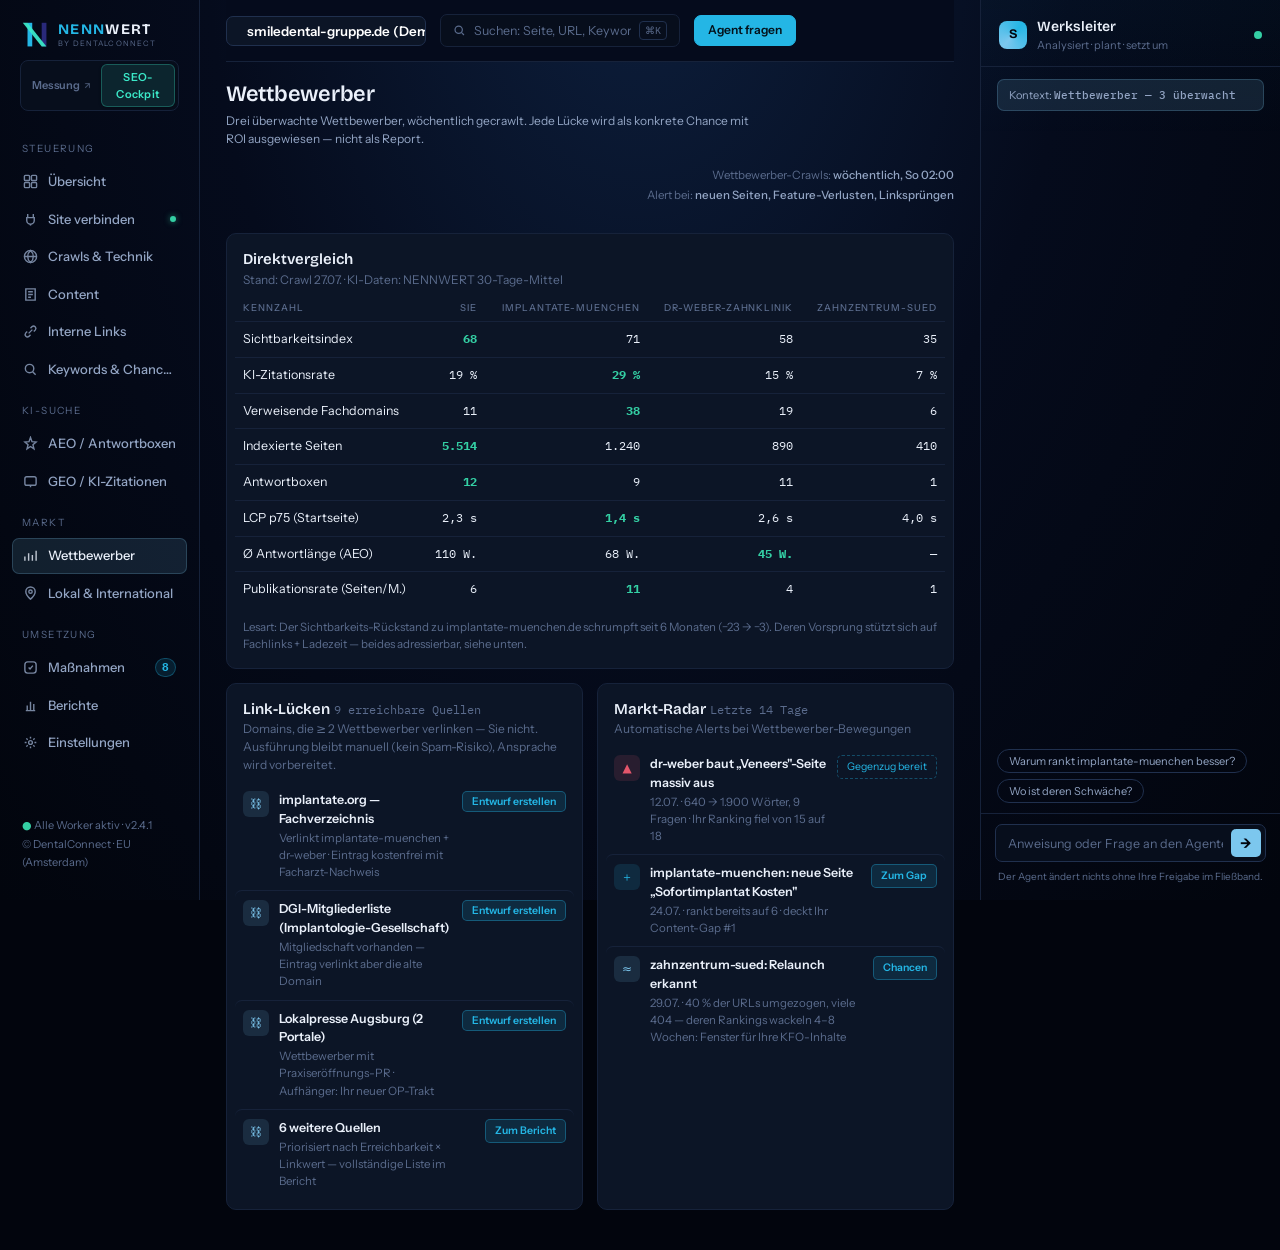
<file: wettbewerber.html>
<!DOCTYPE html>
<html lang="de" data-theme="dark">
<head>
<meta charset="UTF-8">
<meta name="viewport" content="width=device-width, initial-scale=1.0">
<title>NENNWERT SEO-Cockpit — Wettbewerber</title>
<link rel="preconnect" href="https://fonts.googleapis.com">
<link rel="preconnect" href="https://fonts.gstatic.com" crossorigin>
<link href="https://fonts.googleapis.com/css2?family=Bricolage+Grotesque:opsz,wght@12..96,500;12..96,600;12..96,700&family=Instrument+Sans:wght@400;500;600&family=IBM+Plex+Mono:wght@400;500&display=swap" rel="stylesheet">
<link rel="stylesheet" href="assets/werk.css">
</head>
<body>
<div class="app">
  <nav class="nav" id="navRoot" aria-label="Hauptnavigation"></nav>

  <main class="main">
    <div class="topbar" id="topbarRoot"></div>

    <header class="page-head">
      <div>
        <h1>Wettbewerber</h1>
        <div class="lede">Drei überwachte Wettbewerber, wöchentlich gecrawlt. Jede Lücke wird als konkrete Chance mit ROI ausgewiesen — nicht als Report.</div>
      </div>
      <div class="page-meta">Wettbewerber-Crawls: <b>wöchentlich, So 02:00</b><br>Alert bei: <b>neuen Seiten, Feature-Verlusten, Linksprüngen</b></div>
    </header>

    <section class="panel" aria-label="Vergleich">
      <div class="panel-head"><div><div class="panel-title">Direktvergleich</div><div class="panel-sub">Stand: Crawl 27.07. · KI-Daten: NENNWERT 30-Tage-Mittel</div></div></div>
      <div class="tblwrap">
        <table class="tbl">
          <thead><tr><th>Kennzahl</th><th style="text-align:right">Sie</th><th style="text-align:right">implantate-muenchen</th><th style="text-align:right">dr-weber-zahnklinik</th><th style="text-align:right">zahnzentrum-sued</th></tr></thead>
          <tbody>
            <tr><td>Sichtbarkeitsindex</td><td class="num tr-up"><b>68</b></td><td class="num">71</td><td class="num">58</td><td class="num">35</td></tr>
            <tr><td>KI-Zitationsrate</td><td class="num">19 %</td><td class="num tr-up"><b>29 %</b></td><td class="num">15 %</td><td class="num">7 %</td></tr>
            <tr><td>Verweisende Fachdomains</td><td class="num">11</td><td class="num tr-up"><b>38</b></td><td class="num">19</td><td class="num">6</td></tr>
            <tr><td>Indexierte Seiten</td><td class="num tr-up"><b>5.514</b></td><td class="num">1.240</td><td class="num">890</td><td class="num">410</td></tr>
            <tr><td>Antwortboxen</td><td class="num tr-up"><b>12</b></td><td class="num">9</td><td class="num">11</td><td class="num">1</td></tr>
            <tr><td>LCP p75 (Startseite)</td><td class="num">2,3 s</td><td class="num tr-up"><b>1,4 s</b></td><td class="num">2,6 s</td><td class="num">4,0 s</td></tr>
            <tr><td>Ø Antwortlänge (AEO)</td><td class="num">110 W.</td><td class="num">68 W.</td><td class="num tr-up"><b>45 W.</b></td><td class="num">—</td></tr>
            <tr><td>Publikationsrate (Seiten/M.)</td><td class="num">6</td><td class="num tr-up"><b>11</b></td><td class="num">4</td><td class="num">1</td></tr>
          </tbody>
        </table>
      </div>
      <div style="padding:0 16px 14px;font-size:11.5px;color:var(--ink-3)">Lesart: Der Sichtbarkeits-Rückstand zu implantate-muenchen.de schrumpft seit 6 Monaten (−23 → −3). Deren Vorsprung stützt sich auf Fachlinks + Ladezeit — beides adressierbar, siehe unten.</div>
    </section>

    <div class="duo-even">
      <section class="panel" aria-label="Link-Lücken">
        <div class="panel-head"><div><div class="panel-title">Link-Lücken <span class="cnt">9 erreichbare Quellen</span></div><div class="panel-sub">Domains, die ≥ 2 Wettbewerber verlinken — Sie nicht. Ausführung bleibt manuell (kein Spam-Risiko), Ansprache wird vorbereitet.</div></div></div>
        <div class="list">
          <div class="li"><div class="li-ico ico-meas">⛓</div><div class="li-body"><div class="li-title">implantate.org — Fachverzeichnis</div><div class="li-sub">Verlinkt implantate-muenchen + dr-weber · Eintrag kostenfrei mit Facharzt-Nachweis</div></div><div class="li-side"><button class="fixbtn" data-fix="EEAT" data-title="Ansprache-Entwurf: implantate.org">Entwurf erstellen</button></div></div>
          <div class="li"><div class="li-ico ico-meas">⛓</div><div class="li-body"><div class="li-title">DGI-Mitgliederliste (Implantologie-Gesellschaft)</div><div class="li-sub">Mitgliedschaft vorhanden — Eintrag verlinkt aber die alte Domain</div></div><div class="li-side"><button class="fixbtn" data-fix="EEAT" data-title="Korrektur-Anfrage: DGI-Eintrag">Entwurf erstellen</button></div></div>
          <div class="li"><div class="li-ico ico-meas">⛓</div><div class="li-body"><div class="li-title">Lokalpresse Augsburg (2 Portale)</div><div class="li-sub">Wettbewerber mit Praxiseröffnungs-PR · Aufhänger: Ihr neuer OP-Trakt</div></div><div class="li-side"><button class="fixbtn" data-fix="EEAT" data-title="PR-Entwurf: OP-Trakt Augsburg">Entwurf erstellen</button></div></div>
          <div class="li"><div class="li-ico ico-meas">⛓</div><div class="li-body"><div class="li-title">6 weitere Quellen</div><div class="li-sub">Priorisiert nach Erreichbarkeit × Linkwert — vollständige Liste im Bericht</div></div><div class="li-side"><a class="fixbtn" href="berichte.html" style="text-decoration:none">Zum Bericht</a></div></div>
        </div>
      </section>

      <section class="panel" aria-label="Bewegungen">
        <div class="panel-head"><div><div class="panel-title">Markt-Radar <span class="cnt">Letzte 14 Tage</span></div><div class="panel-sub">Automatische Alerts bei Wettbewerber-Bewegungen</div></div></div>
        <div class="list">
          <div class="li"><div class="li-ico ico-crit">▲</div><div class="li-body"><div class="li-title">dr-weber baut „Veneers"-Seite massiv aus</div><div class="li-sub">12.07. · 640 → 1.900 Wörter, 9 Fragen · Ihr Ranking fiel von 15 auf 18</div></div><div class="li-side"><span class="inband">Gegenzug bereit</span></div></div>
          <div class="li"><div class="li-ico ico-act">＋</div><div class="li-body"><div class="li-title">implantate-muenchen: neue Seite „Sofortimplantat Kosten"</div><div class="li-sub">24.07. · rankt bereits auf 6 · deckt Ihr Content-Gap #1</div></div><div class="li-side"><a class="fixbtn" href="keywords.html" style="text-decoration:none">Zum Gap</a></div></div>
          <div class="li"><div class="li-ico ico-meas">≈</div><div class="li-body"><div class="li-title">zahnzentrum-sued: Relaunch erkannt</div><div class="li-sub">29.07. · 40 % der URLs umgezogen, viele 404 — deren Rankings wackeln 4–8 Wochen: Fenster für Ihre KFO-Inhalte</div></div><div class="li-side"><a class="fixbtn" href="keywords.html" style="text-decoration:none">Chancen</a></div></div>
        </div>
      </section>
    </div>
  </main>

  <aside class="dock" id="dockRoot" aria-label="KI-Agent"></aside>
</div>

<script src="assets/werk.js"></script>
<script>
WERK.init({
  page: "wettbewerber",
  dock: {
    context: "Wettbewerber — 3 überwacht",
    chips: ["Warum rankt implantate-muenchen besser?", "Wo ist deren Schwäche?"],
    canned: {
      "warum rankt implantate-muenchen besser?": "Drei messbare Gründe: (1) 38 verweisende Fachdomains gegenüber Ihren 11 — die Lücke liegt vor allem bei Fachverzeichnissen. (2) Deren Implantat-Seite beantwortet 14 Patientenfragen direkt, Ihre 5. (3) LCP 1,4 s gegen Ihre 2,3 s. Punkt 2 und 3 kann ich sofort angehen — für Punkt 1 sind 9 erreichbare Linkquellen identifiziert (Ausführung bleibt bei Ihnen).",
      "wo ist deren schwäche?": "implantate-muenchen ist ein Ein-Themen-Spezialist: außerhalb der Implantologie praktisch unsichtbar (Prophylaxe, KFO, Angstpatienten). Ihre Breite + 3 Standorte ist der strukturelle Vorteil — lokal schlagen Sie sie bereits in Augsburg. Der Plan: Implantologie-Rückstand halten und verkürzen, Breite monetarisieren.",
    },
  },
});
WERK.bindFixButtons();
</script>
</body>
</html>
</file>
<file: assets/werk.css>
/* ==========================================================================
   SICHTWERK · ein DentalConnect Produkt — gemeinsames Stylesheet
   CI: DentalConnect Tech-Luxus-Dark (Navy #02050d→#0d1f3d, Cyan-Primary)
   Semantik: Cyan = Messung/Maschine · Bernstein = wartet auf Freigabe ·
   Grün = live/gesund · Rot = kritisch
   ========================================================================== */
:root {
  --bg0:       #02050D;
  --bg:        #050B1C;
  --panel:     #0C1526;
  --raised:    #132036;
  --inset:     #070E1C;
  --line:      #20304E;
  --line-soft: #16223A;

  --ink:       #EAF0FA;
  --ink-2:     #93A5C4;
  --ink-3:     #5A6B8C;

  --measure:      #7CC7EE;                 /* DentalConnect Primary (dark) */
  --measure-dim:  rgba(124,199,238,.13);
  --act:          #24B6E5;   /* NENNWERT-Cyan — Aktion/Freigabe */
  --act-dim:      rgba(36,182,229,.13);

  --good:      #34CFA4;            /* NENNWERT-Mint-Familie */
  --good-dim:  rgba(52,207,164,.12);
  --crit:      #E4566B;
  --crit-dim:  rgba(228,86,107,.13);
  --warn:      #D9A03C;
  --warn-dim:  rgba(217,160,60,.13);

  /* Kategoriale Chart-Serien — validiert auf Surface #0C1526 */
  --s1: #3987e5; --s2: #d95926; --s3: #199e70; --s4: #c98500;

  --font-display: "Bricolage Grotesque", "Avenir Next", system-ui, sans-serif;
  --font-body: "Instrument Sans", "Helvetica Neue", system-ui, sans-serif;
  --font-mono: "IBM Plex Mono", "SF Mono", ui-monospace, monospace;

  --r: 10px;
  --r-sm: 7px;
}

* { margin: 0; padding: 0; box-sizing: border-box; }
html { color-scheme: dark; }
body {
  background: var(--bg0) radial-gradient(ellipse at 50% -10%, #0d1f3d 0%, #050b1c 48%, #02050d 100%) fixed;
  color: var(--ink);
  font-family: var(--font-body); font-size: 13.5px; line-height: 1.5;
  -webkit-font-smoothing: antialiased; overflow-x: hidden;
}
::selection { background: rgba(124,199,238,.28); }
button { font-family: inherit; cursor: pointer; }
a { color: inherit; }

.app { display: grid; grid-template-columns: 216px minmax(0,1fr) 336px; min-height: 100vh; }

/* ==== Navigation ========================================================= */
.nav {
  border-right: 1px solid var(--line-soft); padding: 18px 12px;
  display: flex; flex-direction: column; gap: 2px;
  position: sticky; top: 0; height: 100vh; overflow-y: auto;
}
.brand { display: flex; align-items: center; gap: 10px; padding: 4px 10px 6px; text-decoration: none; }
.brand .apex { width: 26px; height: 26px; flex: none; }
.wordmark { display: inline-flex; flex-direction: column; line-height: 1.1; }
.wordmark .wm-line { font-family: var(--font-display); font-weight: 700; font-size: 14.5px; letter-spacing: .09em; }
.wordmark i { font-style: normal; color: #24B6E5; }
.wordmark b { color: var(--ink); }
.wordmark small { font-size: 7.5px; letter-spacing: .14em; color: var(--ink-3); margin-top: 2px; }
.mod-switch {
  display: flex; gap: 2px; margin: 4px 8px 14px;
  background: var(--inset); border: 1px solid var(--line-soft);
  border-radius: 8px; padding: 3px;
}
.mod {
  flex: 1; text-align: center; font-size: 11px; font-weight: 600; letter-spacing: .02em;
  text-decoration: none; color: var(--ink-3); border-radius: 6px; padding: 5px 4px;
  display: inline-flex; align-items: center; justify-content: center; gap: 4px;
}
.mod:hover { color: var(--ink); }
.mod .mod-ext { font-size: 9px; opacity: .7; }
.mod.active {
  color: #3BE8C8; background: rgba(59,232,200,.1);
  box-shadow: inset 0 0 0 1px rgba(59,232,200,.28), 0 1px 3px rgba(0,0,0,.3);
}
.nav-live-dot {
  margin-left: auto; width: 6px; height: 6px; border-radius: 50%; flex: none;
  background: var(--good); box-shadow: 0 0 6px rgba(52,207,164,.6);
}
.nav-group-label { font-size: 10px; letter-spacing: .14em; text-transform: uppercase; color: var(--ink-3); padding: 14px 10px 6px; }
.nav-item {
  display: flex; align-items: center; gap: 10px; padding: 7px 10px; border-radius: var(--r-sm);
  color: var(--ink-2); text-decoration: none; font-weight: 500; border: 1px solid transparent;
  min-width: 0; font-size: 13px;
}
.nav-item span { white-space: nowrap; overflow: hidden; text-overflow: ellipsis; min-width: 0; }
.nav-item:hover { background: var(--panel); color: var(--ink); }
.nav-item.active { background: var(--measure-dim); color: var(--ink); border-color: rgba(124,199,238,.22); }
.nav-item svg { width: 15px; height: 15px; flex: none; opacity: .8; }
.nav-badge {
  margin-left: auto; font-family: var(--font-mono); font-size: 10.5px;
  background: var(--act-dim); color: var(--act); border: 1px solid rgba(36,182,229,.3);
  padding: 0 6px; border-radius: 20px; line-height: 17px;
}
.nav-foot { margin-top: auto; padding: 10px; font-size: 11px; color: var(--ink-3); line-height: 1.7; }
.nav-foot .dot { color: var(--good); }

/* ==== Topbar ============================================================= */
.main { padding: 0 26px 40px; min-width: 0; }
.topbar {
  display: flex; align-items: center; gap: 14px; padding: 14px 0;
  border-bottom: 1px solid var(--line-soft);
  position: sticky; top: 0; background: var(--bg); z-index: 30;
}
.proj {
  display: flex; align-items: center; gap: 8px; background: var(--panel);
  border: 1px solid var(--line); border-radius: var(--r-sm); padding: 6px 12px;
  font-weight: 600; white-space: nowrap; flex: 0 1 auto; min-width: 0;
  overflow: hidden; text-overflow: ellipsis; max-width: 260px;
}
.proj-fav { width: 8px; height: 8px; border-radius: 2px; background: var(--good); }
.proj .chev { color: var(--ink-3); font-size: 10px; }
.search {
  flex: 0 1 300px; min-width: 170px; display: flex; align-items: center; gap: 8px;
  background: var(--inset); border: 1px solid var(--line-soft);
  border-radius: var(--r-sm); padding: 6px 12px; color: var(--ink-3);
  white-space: nowrap; position: relative;
}
.search:focus-within { border-color: var(--measure); }
.search input {
  flex: 1; min-width: 0; background: transparent; border: 0; outline: 0;
  color: var(--ink); font-family: inherit; font-size: 12.5px;
}
.search input::placeholder { color: var(--ink-3); }
.search-drop {
  display: none; position: absolute; left: -1px; right: -1px; top: calc(100% + 5px); z-index: 60;
  background: var(--raised); border: 1px solid var(--line); border-radius: var(--r-sm);
  box-shadow: 0 12px 32px rgba(0,0,0,.5); overflow: hidden;
}
.search-drop.show { display: block; }
.sd-item {
  display: flex; justify-content: space-between; align-items: baseline; gap: 10px;
  padding: 8px 12px; text-decoration: none; font-size: 12.5px; color: var(--ink);
}
.sd-item span { overflow: hidden; text-overflow: ellipsis; white-space: nowrap; min-width: 0; }
.sd-item small { color: var(--ink-3); font-size: 10.5px; flex: none; }
.sd-item:hover, .sd-item.first { background: var(--measure-dim); }
.search kbd { margin-left: auto; font-family: var(--font-mono); font-size: 10px; border: 1px solid var(--line); border-radius: 4px; padding: 1px 5px; }
.crawl-chip { display: flex; align-items: center; gap: 8px; margin-left: auto; font-size: 12px; color: var(--ink-2); white-space: nowrap; }
.crawl-chip .pulse { width: 7px; height: 7px; border-radius: 50%; background: var(--measure); animation: pulse 1.6s ease-in-out infinite; }
@keyframes pulse { 50% { opacity: .3; } }
.crawl-chip b { color: var(--ink); font-family: var(--font-mono); font-weight: 500; }
.crumbs { display: flex; align-items: center; gap: 7px; font-size: 12.5px; color: var(--ink-3); min-width: 0; }
.crumbs a { text-decoration: none; color: var(--ink-2); }
.crumbs a:hover { color: var(--ink); }
.crumbs .here { color: var(--ink); font-family: var(--font-mono); font-size: 12px; overflow: hidden; text-overflow: ellipsis; white-space: nowrap; }
.topbar .spacer { margin-left: auto; }

.btn {
  border: 1px solid var(--line); background: var(--panel); color: var(--ink);
  border-radius: var(--r-sm); padding: 6px 13px; font-weight: 600; font-size: 12px;
  line-height: 1.4; white-space: nowrap; flex: none; text-decoration: none; display: inline-block;
}
.btn:hover { border-color: var(--ink-3); }
.btn-primary { background: var(--act); border-color: var(--act); color: #04121B; }
.btn-primary:hover { background: #3FC6F0; border-color: #3FC6F0; }
.btn-ghost { background: transparent; }

/* ==== Seitenkopf ========================================================= */
.page-head { padding: 20px 0 14px; display: flex; align-items: flex-end; gap: 18px; flex-wrap: wrap; }
.page-head h1 { font-family: var(--font-display); font-size: 22px; font-weight: 600; letter-spacing: -.012em; line-height: 1.15; text-wrap: balance; }
.page-head h1 .await { color: var(--act); }
.page-head h1 .host { color: var(--ink-3); font-weight: 500; }
.page-head .lede { font-size: 12px; color: var(--ink-2); margin-top: 5px; max-width: 68ch; }
.page-meta { margin-left: auto; text-align: right; font-size: 11.5px; color: var(--ink-3); white-space: nowrap; line-height: 1.7; }
.page-meta b { color: var(--ink-2); font-weight: 500; }
.chips { display: flex; gap: 7px; flex-wrap: wrap; margin-top: 10px; }
.chip {
  display: inline-flex; align-items: center; gap: 6px; font-size: 11px; font-family: var(--font-mono);
  border: 1px solid var(--line); border-radius: 20px; padding: 2px 10px; color: var(--ink-2);
}
.chip i { width: 6px; height: 6px; border-radius: 50%; flex: none; }
.chip.ok i { background: var(--good); }
.chip.warn i { background: var(--warn); }
.chip.meas i { background: var(--measure); }
.chip.bad i { background: var(--crit); }

/* ==== Kennzahlen-Kacheln ================================================= */
.scores { display: grid; grid-template-columns: repeat(6, 1fr); gap: 10px; }
.scores.four { grid-template-columns: repeat(4, 1fr); }
.score { background: var(--panel); border: 1px solid var(--line-soft); border-radius: var(--r); padding: 13px 14px 11px; position: relative; overflow: hidden; }
.score:hover { border-color: var(--line); }
.score-label { font-size: 10.5px; letter-spacing: .1em; text-transform: uppercase; color: var(--ink-3); }
.score-row { display: flex; align-items: baseline; gap: 7px; margin-top: 4px; }
.score-val { font-family: var(--font-mono); font-size: 22px; font-weight: 500; letter-spacing: -.02em; font-variant-numeric: tabular-nums; }
.score-val small { font-size: 12px; color: var(--ink-3); }
.score-delta { font-family: var(--font-mono); font-size: 11px; }
.score-delta.up { color: var(--good); }
.score-delta.down { color: var(--crit); }
.score-spark { position: absolute; right: 10px; bottom: 10px; opacity: .9; }
.score-bar { height: 3px; border-radius: 2px; background: var(--inset); margin-top: 9px; overflow: hidden; max-width: 72%; }
.score-bar i { display: block; height: 100%; border-radius: 2px; background: var(--measure); }
.score-vs { font-size: 10px; color: var(--ink-3); margin-top: 3px; }

/* ==== Panels ============================================================= */
.panel { background: var(--panel); border: 1px solid var(--line-soft); border-radius: var(--r); margin-top: 14px; }
.panel-head { display: flex; align-items: center; gap: 12px; padding: 14px 16px 0; flex-wrap: wrap; }
.panel-title { font-family: var(--font-display); font-size: 15px; font-weight: 600; }
.panel-title .cnt { color: var(--ink-3); font-family: var(--font-mono); font-size: 12px; font-weight: 400; }
.panel-sub { font-size: 12px; color: var(--ink-3); }
.panel-body { padding: 12px 16px 16px; }
.tabs { display: flex; gap: 2px; background: var(--inset); border-radius: var(--r-sm); padding: 3px; margin-left: auto; }
.tab { border: 0; background: transparent; color: var(--ink-2); padding: 5px 12px; border-radius: 5px; font-size: 12px; font-weight: 600; white-space: nowrap; }
.tab.active { background: var(--raised); color: var(--ink); box-shadow: 0 1px 3px rgba(0,0,0,.35); }
.ranges { display: flex; gap: 2px; margin-left: auto; }
.range { border: 0; background: transparent; color: var(--ink-3); font-family: var(--font-mono); font-size: 11px; padding: 4px 8px; border-radius: 5px; }
.range.active { color: var(--ink); background: var(--raised); }

/* ==== Chart ============================================================== */
.chart-wrap { padding: 8px 8px 4px; position: relative; }
.chart-svg { display: block; width: 100%; height: auto; }
.chart-legend { display: flex; gap: 18px; padding: 0 16px 14px; flex-wrap: wrap; font-size: 12px; color: var(--ink-2); }
.leg { display: flex; align-items: center; gap: 7px; }
.leg i { width: 14px; height: 3px; border-radius: 2px; display: block; }
.leg b { color: var(--ink); font-weight: 600; }
.leg .ev {
  width: 15px; height: 15px; border-radius: 50%; display: grid; place-items: center;
  background: var(--good-dim); color: var(--good); border: 1px solid rgba(69,196,134,.4);
  font-family: var(--font-mono); font-size: 9px;
}
.tooltip {
  position: absolute; pointer-events: none; z-index: 40;
  background: var(--raised); border: 1px solid var(--line); border-radius: 8px;
  padding: 9px 12px; min-width: 185px; box-shadow: 0 8px 24px rgba(0,0,0,.45);
  opacity: 0; transition: opacity .12s; font-size: 12px;
}
.tooltip.show { opacity: 1; }
.tooltip .tt-date { color: var(--ink-3); font-family: var(--font-mono); font-size: 10.5px; margin-bottom: 5px; }
.tooltip .tt-row { display: flex; align-items: center; gap: 7px; padding: 1.5px 0; }
.tooltip .tt-row i { width: 8px; height: 8px; border-radius: 2px; }
.tooltip .tt-row b { margin-left: auto; font-family: var(--font-mono); font-weight: 500; }
.tooltip .tt-ev { margin-top: 5px; padding-top: 5px; border-top: 1px solid var(--line-soft); color: var(--good); font-size: 11px; }

/* ==== Horizontale Balken (eine Farbe = eine Größe) ======================= */
.hbars { display: flex; flex-direction: column; gap: 9px; }
.hbar { display: grid; grid-template-columns: 150px 1fr 64px; align-items: center; gap: 10px; font-size: 12px; }
.hbar .hb-label { color: var(--ink-2); overflow: hidden; text-overflow: ellipsis; white-space: nowrap; }
.hbar .hb-track { height: 10px; border-radius: 3px; background: var(--inset); overflow: hidden; }
.hbar .hb-fill { display: block; height: 100%; border-radius: 3px; background: var(--measure); min-width: 2px; }
.hbar .hb-val { font-family: var(--font-mono); font-size: 11.5px; text-align: right; color: var(--ink); }

/* ==== Fließband ========================================================== */
.band-head-note { margin-left: auto; display: flex; gap: 14px; font-size: 11.5px; color: var(--ink-3); }
.band-head-note .k { display: flex; align-items: center; gap: 6px; }
.band-head-note .k i { width: 8px; height: 8px; border-radius: 50%; }
.band { display: grid; grid-template-columns: repeat(4, 1fr); gap: 0; padding: 14px 10px 16px; }
.lane { padding: 0 8px; min-width: 0; }
.lane + .lane { border-left: 1px dashed var(--line-soft); }
.lane-head {
  display: flex; align-items: center; gap: 8px; padding: 2px 4px 10px;
  font-size: 11px; letter-spacing: .1em; text-transform: uppercase; color: var(--ink-2);
}
.lane-head .cnt { font-family: var(--font-mono); color: var(--ink-3); margin-left: auto; letter-spacing: 0; }
.lane-head::before { content: ""; width: 8px; height: 8px; border-radius: 50%; flex: none; }
.lane[data-stage="erkannt"]  .lane-head::before { background: var(--measure); }
.lane[data-stage="generiert"] .lane-head::before { background: var(--measure); opacity: .55; }
.lane[data-stage="pruefung"] .lane-head::before { background: var(--act); }
.lane[data-stage="live"]     .lane-head::before { background: var(--good); }
.card {
  background: var(--inset); border: 1px solid var(--line-soft); border-radius: var(--r-sm);
  padding: 10px 11px; margin-bottom: 8px; transition: opacity .3s, transform .3s;
}
.lane[data-stage="pruefung"] .card { border-color: rgba(36,182,229,.28); background: rgba(36,182,229,.05); }
.lane[data-stage="live"] .card { opacity: .82; }
.card-type { display: flex; align-items: center; gap: 7px; font-size: 10.5px; letter-spacing: .06em; text-transform: uppercase; color: var(--ink-3); margin-bottom: 6px; }
.card-type .tchip {
  font-family: var(--font-mono); font-size: 10px; letter-spacing: 0; text-transform: none;
  color: var(--measure); background: var(--measure-dim); padding: 0 6px; border-radius: 4px; line-height: 16px;
}
.card-url { font-family: var(--font-mono); font-size: 11px; color: var(--ink-2); margin-bottom: 6px; word-break: break-all; }
.card-url a { color: inherit; text-decoration: none; border-bottom: 1px dotted var(--ink-3); }
.card-url a:hover { color: var(--measure); border-color: var(--measure); }
.card-diff { font-size: 12px; }
.card-diff del, .hdiff del { color: var(--ink-3); text-decoration: line-through; text-decoration-color: var(--crit); }
.card-diff ins, .hdiff ins { color: var(--ink); text-decoration: none; background: var(--good-dim); border-radius: 3px; padding: 0 3px; }
.card-note { font-size: 11.5px; color: var(--ink-2); }
.card-actions { display: flex; gap: 6px; margin-top: 9px; }
.card-actions .approve { flex: 1; border: 0; border-radius: 5px; padding: 5px 0; background: var(--act); color: #04121B; font-weight: 600; font-size: 11.5px; }
.card-actions .approve:hover { background: #3FC6F0; }
.card-actions .reject { border: 1px solid var(--line); background: transparent; color: var(--ink-2); border-radius: 5px; padding: 5px 10px; font-size: 11.5px; }
.card-actions .reject:hover { color: var(--crit); border-color: var(--crit); }
.card-live-meta { display: flex; align-items: center; gap: 6px; margin-top: 8px; font-size: 10.5px; color: var(--good); }
.card.leaving { opacity: 0; transform: translateX(24px); }
.card.entering { animation: enter .35s ease; }
@keyframes enter { from { opacity: 0; transform: translateY(8px); } }

/* ==== Listen ============================================================= */
.tri { display: grid; grid-template-columns: 1fr 1fr 1fr; gap: 14px; margin-top: 14px; }
.duo { display: grid; grid-template-columns: minmax(0,1.35fr) minmax(0,1fr); gap: 14px; margin-top: 14px; }
.duo-even { display: grid; grid-template-columns: 1fr 1fr; gap: 14px; margin-top: 14px; }
.tri .panel, .duo .panel, .duo-even .panel { margin-top: 0; }
.list { padding: 8px 8px 10px; }
.li { display: flex; align-items: flex-start; gap: 10px; padding: 9px 8px; border-radius: var(--r-sm); }
.li:hover { background: var(--inset); }
.li + .li { border-top: 1px solid var(--line-soft); }
.li-ico { width: 26px; height: 26px; border-radius: 6px; flex: none; display: grid; place-items: center; font-size: 12px; }
.li-body { min-width: 0; flex: 1; }
.li-title { font-weight: 600; font-size: 12.5px; }
.li-title a { text-decoration: none; }
.li-title a:hover { color: var(--measure); }
.li-sub { font-size: 11.5px; color: var(--ink-3); margin-top: 1px; }
.li-kpi { font-family: var(--font-mono); font-size: 11.5px; white-space: nowrap; text-align: right; }
.li-kpi small { display: block; color: var(--ink-3); font-size: 10px; }
.li-side { flex: none; text-align: right; display: flex; flex-direction: column; align-items: flex-end; gap: 5px; }
.ico-good { background: var(--good-dim); color: var(--good); }
.ico-crit { background: var(--crit-dim); color: var(--crit); }
.ico-act  { background: var(--act-dim); color: var(--act); }
.ico-meas { background: var(--measure-dim); color: var(--measure); }
.li-sev {
  flex: none; width: 60px; text-align: center; font-size: 9.5px; letter-spacing: .08em;
  text-transform: uppercase; font-weight: 600; border-radius: 4px; padding: 2px 0; margin-top: 2px;
}
.sev-crit { background: var(--crit-dim); color: var(--crit); }
.sev-hoch { background: var(--warn-dim); color: var(--warn); }
.sev-mittel { background: var(--measure-dim); color: var(--measure); }
.roi { font-family: var(--font-mono); font-size: 11.5px; }
.roi small { display: block; color: var(--ink-3); font-size: 9.5px; }
.fixbtn {
  border: 1px solid rgba(36,182,229,.35); background: var(--act-dim); color: var(--act);
  border-radius: 5px; padding: 3px 9px; font-size: 10.5px; font-weight: 600;
}
.fixbtn:hover { background: rgba(36,182,229,.22); }
.fixbtn[disabled] { opacity: .55; cursor: default; }
.inband { font-size: 10.5px; color: var(--act); border: 1px dashed rgba(36,182,229,.35); border-radius: 5px; padding: 3px 9px; white-space: nowrap; }

/* ==== Tabellen =========================================================== */
.tblwrap { overflow-x: auto; padding: 6px 8px 12px; }
.tbl { width: 100%; border-collapse: collapse; font-size: 12.5px; }
.tbl th {
  text-align: left; font-size: 9.5px; letter-spacing: .1em; text-transform: uppercase;
  color: var(--ink-3); font-weight: 500; padding: 6px 8px; white-space: nowrap;
}
.tbl td { padding: 8px; border-top: 1px solid var(--line-soft); vertical-align: top; }
.tbl .num { font-family: var(--font-mono); font-size: 11.5px; text-align: right; white-space: nowrap; }
.tbl .mono { font-family: var(--font-mono); font-size: 11.5px; }
.tbl .tr-up { color: var(--good); }
.tbl .tr-dn { color: var(--crit); }
.tbl .feat { font-size: 10px; color: var(--act); }
.tbl a { text-decoration: none; border-bottom: 1px dotted var(--ink-3); }
.tbl a:hover { color: var(--measure); border-color: var(--measure); }
.tbl tr:hover td { background: var(--inset); }
.tag { display: inline-block; font-size: 10px; font-weight: 600; letter-spacing: .05em; border-radius: 4px; padding: 1px 7px; }
.tag-good { background: var(--good-dim); color: var(--good); }
.tag-warn { background: var(--warn-dim); color: var(--warn); }
.tag-crit { background: var(--crit-dim); color: var(--crit); }
.tag-meas { background: var(--measure-dim); color: var(--measure); }
.tag-mut  { background: var(--inset); color: var(--ink-3); border: 1px solid var(--line-soft); }

/* ==== Seitenprofil / Key-Value =========================================== */
.prof { padding: 6px 16px 14px; }
.prof-sec { padding: 10px 0; }
.prof-sec + .prof-sec { border-top: 1px solid var(--line-soft); }
.prof-label { font-size: 10px; letter-spacing: .12em; text-transform: uppercase; color: var(--ink-3); margin-bottom: 7px; }
.kv { display: flex; align-items: baseline; gap: 10px; padding: 2.5px 0; font-size: 12.5px; }
.kv .k { color: var(--ink-2); flex: none; width: 92px; }
.kv .v { min-width: 0; }
.kv .v.mono { font-family: var(--font-mono); font-size: 11.5px; }
.lenbar { display: inline-block; width: 54px; height: 4px; border-radius: 2px; background: var(--inset); vertical-align: 2px; margin-left: 8px; overflow: hidden; }
.lenbar i { display: block; height: 100%; background: var(--good); border-radius: 2px; }
.lenbar.over i { background: var(--crit); }
.ok-mark { color: var(--good); font-size: 11px; }
.schema-chip {
  display: inline-block; font-family: var(--font-mono); font-size: 10.5px;
  background: var(--measure-dim); color: var(--measure); border-radius: 4px;
  padding: 1px 7px; margin: 0 4px 4px 0;
}

/* ==== Diff-Historie ====================================================== */
.hist { padding: 6px 16px 18px; }
.hentry { display: flex; gap: 14px; position: relative; padding: 12px 0; }
.hentry + .hentry { border-top: 1px solid var(--line-soft); }
.hmark { flex: none; width: 30px; height: 30px; border-radius: 50%; margin-top: 2px; display: grid; place-items: center; font-family: var(--font-mono); font-size: 11px; font-weight: 500; }
.hmark.live { background: var(--good-dim); color: var(--good); border: 1px solid rgba(69,196,134,.4); }
.hmark.watch { background: var(--act-dim); color: var(--act); border: 1px solid rgba(36,182,229,.4); }
.hmark.back { background: var(--inset); color: var(--ink-3); border: 1px solid var(--line); }
.hbody { flex: 1; min-width: 0; }
.hrow1 { display: flex; align-items: baseline; gap: 10px; flex-wrap: wrap; }
.htitle { font-weight: 600; font-size: 13px; }
.hdate { font-family: var(--font-mono); font-size: 10.5px; color: var(--ink-3); }
.hbadge { font-size: 10px; font-weight: 600; letter-spacing: .06em; text-transform: uppercase; border-radius: 4px; padding: 1.5px 7px; }
.hbadge.works { background: var(--good-dim); color: var(--good); }
.hbadge.watch { background: var(--act-dim); color: var(--act); }
.hbadge.none { background: var(--inset); color: var(--ink-3); border: 1px solid var(--line-soft); }
.hdiff { margin-top: 7px; background: var(--inset); border: 1px solid var(--line-soft); border-radius: var(--r-sm); padding: 8px 11px; font-size: 12px; }
.himpact { margin-top: 7px; display: flex; gap: 16px; flex-wrap: wrap; font-size: 11.5px; color: var(--ink-2); }
.himpact b { font-family: var(--font-mono); font-weight: 500; color: var(--ink); }
.himpact .pos { color: var(--good); }
.hside { flex: none; display: flex; flex-direction: column; gap: 6px; align-items: flex-end; }
.rollback { border: 1px solid var(--line); background: transparent; color: var(--ink-2); border-radius: 5px; padding: 4px 10px; font-size: 10.5px; }
.rollback:hover { color: var(--crit); border-color: var(--crit); }
.hwho { font-size: 10px; color: var(--ink-3); }

/* ==== Live-Verbindungs-Banner ============================================ */
.live-banner {
  margin-top: 12px; display: flex; align-items: center; gap: 10px; flex-wrap: wrap;
  background: var(--good-dim); border: 1px solid rgba(52,207,164,.3);
  border-radius: var(--r-sm); padding: 8px 14px; font-size: 12px; color: var(--ink-2);
}
.live-banner .lb-dot { width: 7px; height: 7px; border-radius: 50%; background: var(--good); flex: none; }
.live-banner b { color: var(--ink); font-family: var(--font-mono); font-weight: 500; }
.live-banner a { color: var(--good); text-decoration: none; }
.live-banner .lb-note { color: var(--ink-3); }
.live-banner button { border: 0; background: transparent; color: var(--ink-3); font-size: 11px; cursor: pointer; margin-left: auto; }
.live-banner button:hover { color: var(--crit); }

/* ==== NENNWERT-Banner ==================================================== */
.nw-banner {
  margin-top: 14px; display: flex; align-items: center; gap: 12px;
  background: linear-gradient(90deg, rgba(124,199,238,.10), rgba(124,199,238,.03));
  border: 1px solid rgba(124,199,238,.25); border-radius: var(--r); padding: 11px 16px;
  font-size: 12.5px; color: var(--ink-2); flex-wrap: wrap;
}
.nw-banner .nw-mark {
  font-family: var(--font-display); font-weight: 700; letter-spacing: .12em;
  color: var(--measure); font-size: 12px; flex: none;
}
.nw-banner b { color: var(--ink); font-weight: 600; }
.nw-banner .mono { font-family: var(--font-mono); font-size: 11px; }
.nw-banner a { color: var(--measure); }

/* ==== Autopilot-Stufen / Einstellungen =================================== */
.pilot { display: grid; grid-template-columns: repeat(4, 1fr); gap: 10px; padding: 12px 16px 16px; }
.pilot-opt {
  border: 1px solid var(--line-soft); border-radius: var(--r-sm); background: var(--inset);
  padding: 12px 13px; cursor: pointer; text-align: left;
}
.pilot-opt:hover { border-color: var(--line); }
.pilot-opt.active { border-color: rgba(36,182,229,.5); background: rgba(36,182,229,.06); }
.pilot-opt .p-lvl { font-family: var(--font-mono); font-size: 10px; color: var(--ink-3); }
.pilot-opt .p-name { font-weight: 600; font-size: 13px; margin: 3px 0 4px; }
.pilot-opt.active .p-name { color: var(--act); }
.pilot-opt .p-desc { font-size: 11px; color: var(--ink-2); line-height: 1.45; }
.conn { display: grid; grid-template-columns: 1fr 1fr; gap: 10px; padding: 12px 16px 16px; }
.conn-card { border: 1px solid var(--line-soft); border-radius: var(--r-sm); background: var(--inset); padding: 12px 13px; display: flex; gap: 10px; align-items: flex-start; }
.conn-card .c-ico { width: 30px; height: 30px; border-radius: 7px; flex: none; display: grid; place-items: center; font-weight: 700; font-family: var(--font-display); font-size: 12px; background: var(--measure-dim); color: var(--measure); }
.conn-card .c-body { flex: 1; min-width: 0; }
.conn-card .c-name { font-weight: 600; font-size: 12.5px; }
.conn-card .c-sub { font-size: 11px; color: var(--ink-3); margin-top: 1px; }

/* ==== Berichte =========================================================== */
.reports { display: grid; grid-template-columns: repeat(4, 1fr); gap: 10px; padding: 12px 16px 16px; }
.report-card { border: 1px solid var(--line-soft); border-radius: var(--r-sm); background: var(--inset); padding: 13px; display: flex; flex-direction: column; gap: 6px; }
.report-card .r-name { font-weight: 600; font-size: 13px; }
.report-card .r-desc { font-size: 11px; color: var(--ink-2); flex: 1; line-height: 1.45; }
.report-card .btn { text-align: center; }

/* ==== Agent-Dock ========================================================= */
.dock {
  border-left: 1px solid var(--line-soft); display: flex; flex-direction: column;
  position: sticky; top: 0; height: 100vh;
  background: linear-gradient(180deg, rgba(36,182,229,.03), transparent 140px);
}
.dock-head { padding: 16px 18px 12px; border-bottom: 1px solid var(--line-soft); display: flex; align-items: center; gap: 10px; }
.dock-ava {
  width: 28px; height: 28px; border-radius: 8px; flex: none;
  background: conic-gradient(from 220deg, var(--measure), var(--act), var(--measure));
  display: grid; place-items: center; font-size: 13px; color: var(--bg0); font-weight: 700;
  font-family: var(--font-display);
}
.dock-title { font-family: var(--font-display); font-weight: 600; font-size: 14px; }
.dock-sub { font-size: 11px; color: var(--ink-3); }
.dock-status { margin-left: auto; width: 8px; height: 8px; border-radius: 50%; background: var(--good); }
.dock-context {
  margin: 12px 16px 0; font-size: 11px; color: var(--ink-2);
  background: var(--measure-dim); border: 1px solid rgba(124,199,238,.22);
  border-radius: var(--r-sm); padding: 7px 11px;
}
.dock-context b { font-family: var(--font-mono); font-weight: 500; }
.dock-body { flex: 1; overflow-y: auto; padding: 14px 16px 8px; display: flex; flex-direction: column; gap: 12px; }
.msg { max-width: 92%; font-size: 12.5px; line-height: 1.55; }
.msg-user { align-self: flex-end; background: var(--raised); border: 1px solid var(--line); border-radius: 12px 12px 3px 12px; padding: 8px 12px; }
.msg-agent { align-self: flex-start; }
.msg-agent .who { font-size: 10px; letter-spacing: .1em; text-transform: uppercase; color: var(--ink-3); margin-bottom: 4px; }
.msg-agent .bubble { background: var(--inset); border: 1px solid var(--line-soft); border-radius: 3px 12px 12px 12px; padding: 10px 12px; }
.agent-steps { margin: 8px 0 2px; display: flex; flex-direction: column; gap: 5px; }
.agent-step { display: flex; gap: 8px; align-items: baseline; font-size: 12px; }
.agent-step .st { font-family: var(--font-mono); font-size: 10px; flex: none; width: 34px; }
.st.done { color: var(--good); }
.st.run  { color: var(--measure); }
.st.wait { color: var(--ink-3); }
.agent-cta {
  margin-top: 9px; display: inline-block; background: var(--act-dim);
  border: 1px solid rgba(36,182,229,.3); color: var(--act);
  border-radius: 6px; padding: 5px 10px; font-size: 11.5px; font-weight: 600; text-decoration: none;
}
.chips-q { display: flex; flex-wrap: wrap; gap: 6px; padding: 4px 16px 10px; }
.chip-q { border: 1px solid var(--line); background: transparent; color: var(--ink-2); border-radius: 20px; padding: 4px 11px; font-size: 11px; }
.chip-q:hover { border-color: var(--measure); color: var(--ink); }
.dock-input { padding: 10px 14px 16px; border-top: 1px solid var(--line-soft); }
.dock-field { display: flex; gap: 8px; background: var(--inset); border: 1px solid var(--line); border-radius: var(--r-sm); padding: 4px 4px 4px 12px; }
.dock-field input { flex: 1; background: transparent; border: 0; outline: 0; color: var(--ink); font-family: inherit; font-size: 12.5px; }
.dock-field input::placeholder { color: var(--ink-3); }
.dock-send { border: 0; background: var(--measure); color: var(--bg0); border-radius: 5px; width: 30px; height: 28px; font-weight: 700; }
.dock-note { font-size: 10px; color: var(--ink-3); margin-top: 7px; text-align: center; }

/* ==== Responsiv ========================================================== */
@media (max-width: 1400px) {
  .app { grid-template-columns: 200px minmax(0,1fr) 300px; }
  .scores { grid-template-columns: repeat(3, 1fr); }
  .reports, .pilot { grid-template-columns: 1fr 1fr; }
}
/* Topbar-Platz: Nav (216) + Dock (336) essen 552px — Elemente früh genug abgeben */
@media (max-width: 1680px) {
  .crawl-chip { display: none; }
  .search { flex-basis: 240px; }
}
@media (max-width: 1400px) {
  .topbar .btn-ghost { display: none; }
  .proj { max-width: 200px; }
}
@media (max-width: 1150px) {
  .app { grid-template-columns: 64px minmax(0,1fr); }
  .nav .brand-name, .nav .nav-item span, .nav-group-label, .nav-foot, .nav-badge, .brand-by,
  .nav .wordmark, .nav .mod-switch, .nav-live-dot { display: none; }
  .nav-item { justify-content: center; }
  .dock { display: none; }
  .band { grid-template-columns: 1fr 1fr; }
  .lane { margin-bottom: 14px; }
  .lane + .lane { border-left: 0; }
  .duo, .duo-even { grid-template-columns: 1fr; }
}
@media (max-width: 760px) {
  .scores, .tri, .band, .reports, .pilot, .conn { grid-template-columns: 1fr; }
  .page-head { flex-direction: column; align-items: flex-start; }
  .page-meta { text-align: left; }
  .search { display: none; }
  .hbar { grid-template-columns: 100px 1fr 56px; }
}
@media (prefers-reduced-motion: reduce) {
  *, *::before, *::after { animation: none !important; transition: none !important; }
}
:focus-visible { outline: 2px solid var(--measure); outline-offset: 2px; border-radius: 4px; }
</file>
